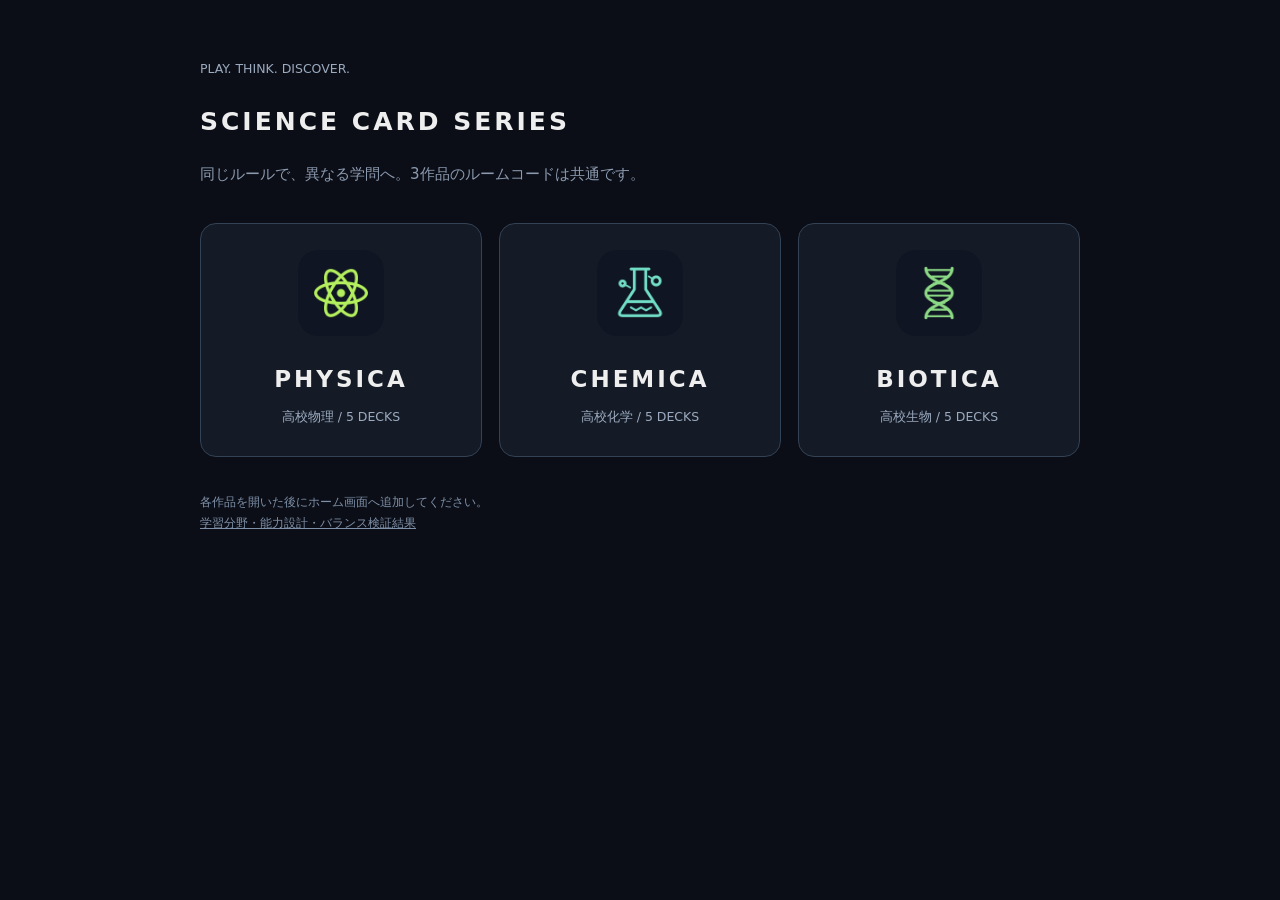
<file: index.html>
<!doctype html><html lang="ja"><head><meta charset="utf-8"><meta name="viewport" content="width=device-width, initial-scale=1"><meta name="theme-color" content="#0b0e17"><title>SCIENCE CARD SERIES</title><style>*{box-sizing:border-box}body{margin:0;background:#0b0e17;color:#eee;font:15px/1.8 system-ui,sans-serif;padding:55px 22px}main{max-width:880px;margin:auto}h1{letter-spacing:3px;font-size:25px}p{color:#8c9aaf}section{display:grid;grid-template-columns:repeat(auto-fit,minmax(220px,1fr));gap:17px;margin-top:35px}a{color:inherit;text-decoration:none;border:1px solid #334254;border-radius:16px;background:#141b27;padding:26px;text-align:center}img{width:86px;border-radius:20px}strong{display:block;letter-spacing:3px;font-size:23px;margin:14px 0 3px}small{color:#9cabbf}footer{margin-top:35px;font-size:12px;color:#7e90a7}footer a{display:inline;padding:0;border:0;background:none;text-decoration:underline}</style></head><body><main><small>PLAY. THINK. DISCOVER.</small><h1>SCIENCE CARD SERIES</h1><p>同じルールで、異なる学問へ。3作品のルームコードは共通です。</p><section><a href="./physica/"><img src="./physica/icon-192.png" alt="PHYSICAアプリアイコン"><strong>PHYSICA</strong><small>高校物理 / 5 DECKS</small></a><a href="./chemica/"><img src="./chemica/icon-192.png" alt="CHEMICAアプリアイコン"><strong>CHEMICA</strong><small>高校化学 / 5 DECKS</small></a><a href="./biotica/"><img src="./biotica/icon-192.png" alt="BIOTICAアプリアイコン"><strong>BIOTICA</strong><small>高校生物 / 5 DECKS</small></a></section><footer>各作品を開いた後にホーム画面へ追加してください。<br><a href="./series-report.html">学習分野・能力設計・バランス検証結果</a></footer></main></body></html>
</file>
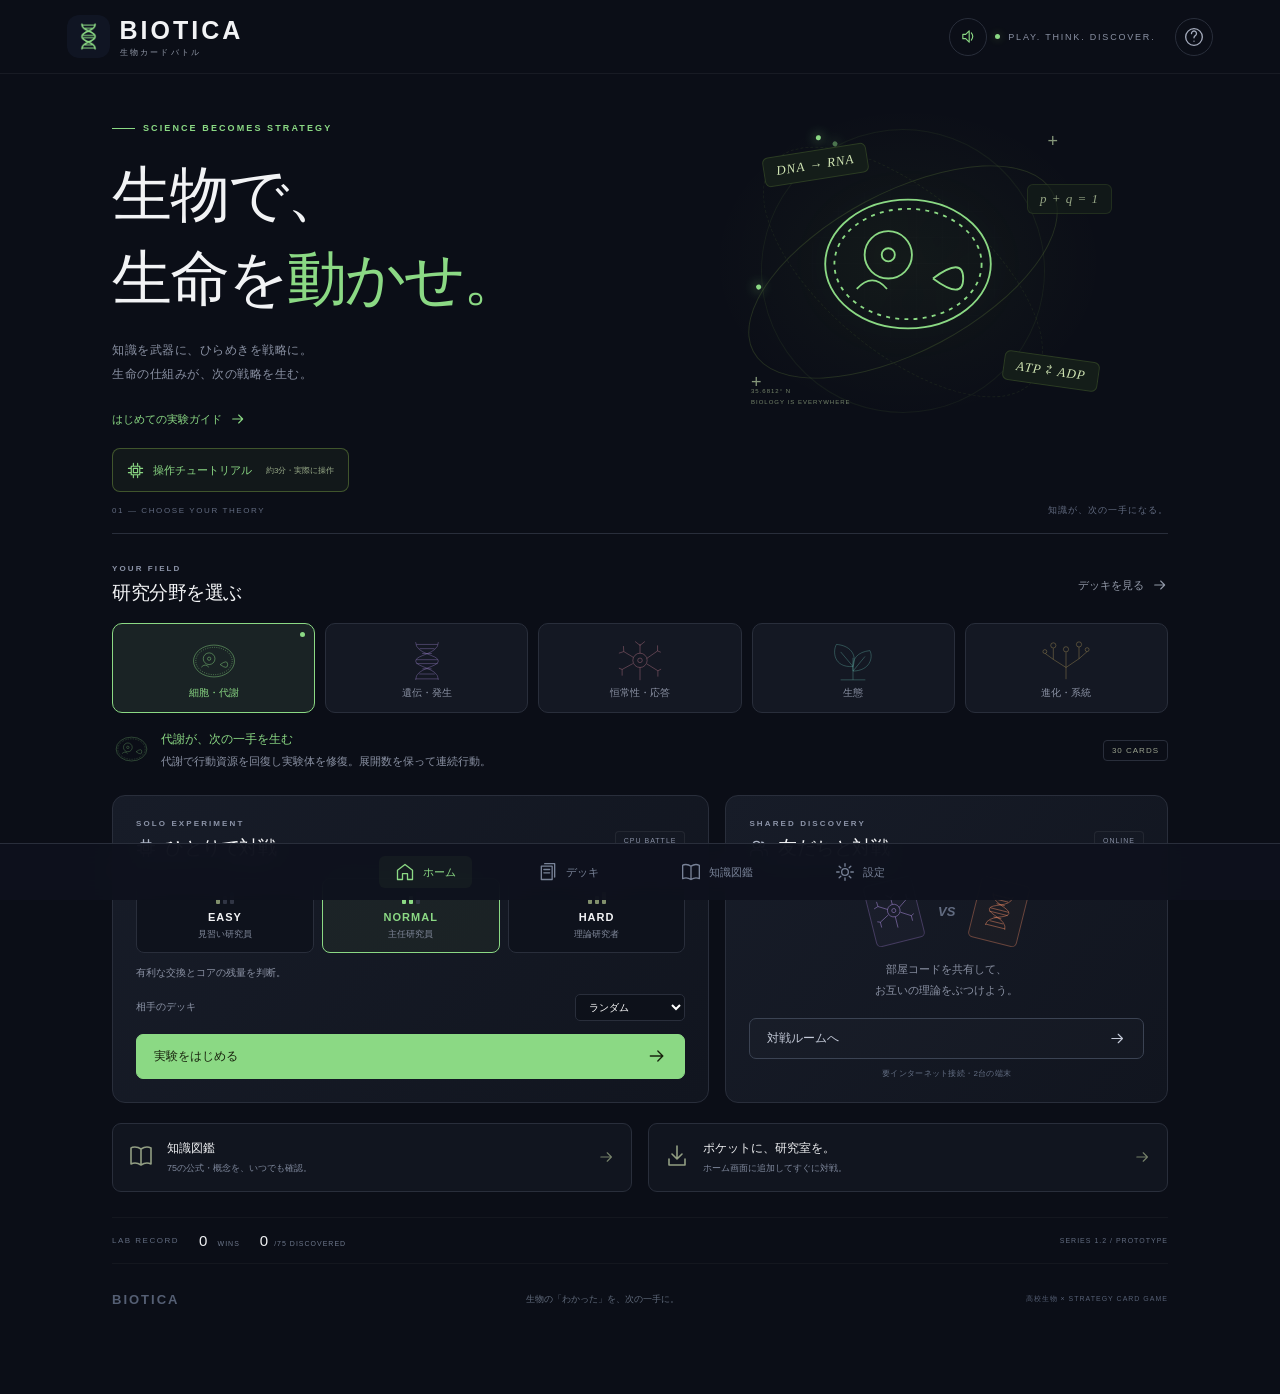
<file: biotica/index.html>
<!doctype html>
<html lang="ja">
  <head>
    <meta charset="UTF-8" />
    <meta
      name="viewport"
      content="width=device-width,initial-scale=1,viewport-fit=cover"
    />
    <meta name="theme-color" content="#0b0e17" />
    <meta
      name="description"
      content="高校生物の5分野で戦う、学べるカードバトル。"
    />
    <meta name="apple-mobile-web-app-capable" content="yes" />
    <meta name="apple-mobile-web-app-status-bar-style" content="default" />
    <link rel="manifest" href="./manifest.webmanifest" />
    <link rel="apple-touch-icon" href="./icon-180.png" />
    <link rel="icon" type="image/svg+xml" href="./icon.svg" />
    <title>BIOTICA — 物理で、世界を動かせ。</title>
    <script type="module" crossorigin src="./assets/index-e84-tVCE.js?v=20261123-3"></script>
    <link rel="stylesheet" crossorigin href="./assets/index-D85opa-J.css">
  </head>
  <body>
    <div id="root"></div>
  </body>
</html>
</file>
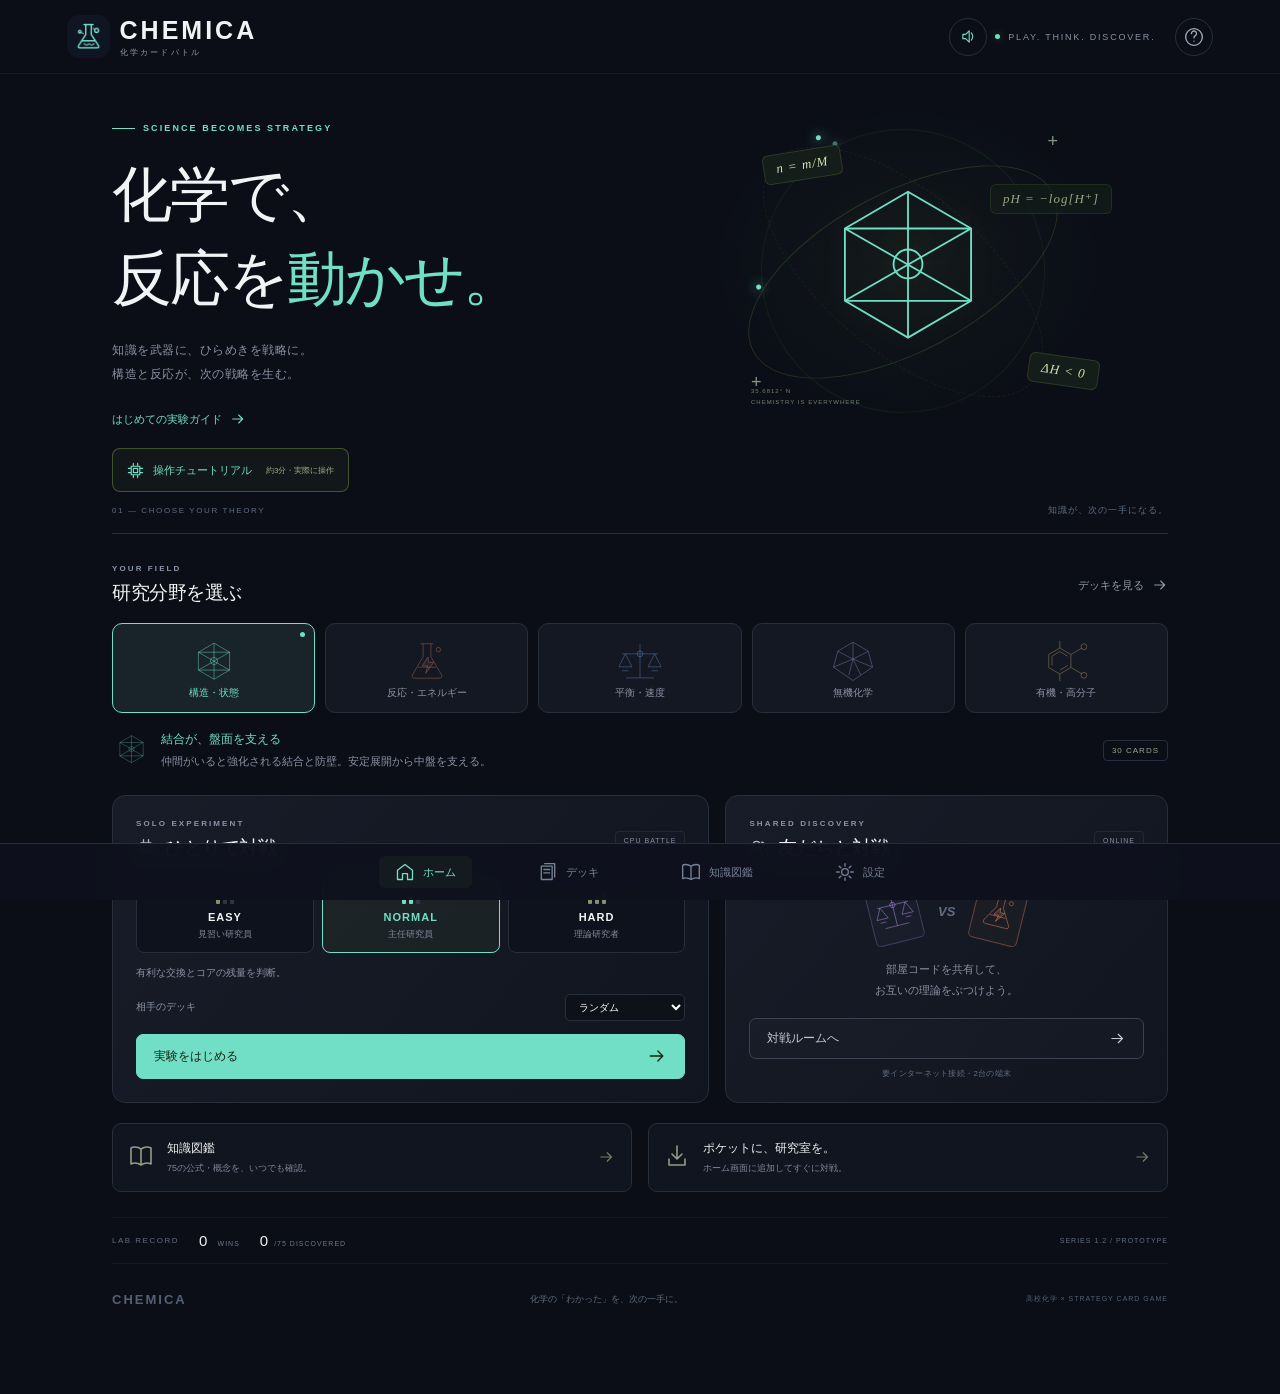
<file: chemica/index.html>
<!doctype html>
<html lang="ja">
  <head>
    <meta charset="UTF-8" />
    <meta
      name="viewport"
      content="width=device-width,initial-scale=1,viewport-fit=cover"
    />
    <meta name="theme-color" content="#0b0e17" />
    <meta
      name="description"
      content="高校化学の5分野で戦う、学べるカードバトル。"
    />
    <meta name="apple-mobile-web-app-capable" content="yes" />
    <meta name="apple-mobile-web-app-status-bar-style" content="default" />
    <link rel="manifest" href="./manifest.webmanifest" />
    <link rel="apple-touch-icon" href="./icon-180.png" />
    <link rel="icon" type="image/svg+xml" href="./icon.svg" />
    <title>CHEMICA — 物理で、世界を動かせ。</title>
    <script type="module" crossorigin src="./assets/index-BXyANL5z.js?v=20261123-3"></script>
    <link rel="stylesheet" crossorigin href="./assets/index-D85opa-J.css">
  </head>
  <body>
    <div id="root"></div>
  </body>
</html>
</file>
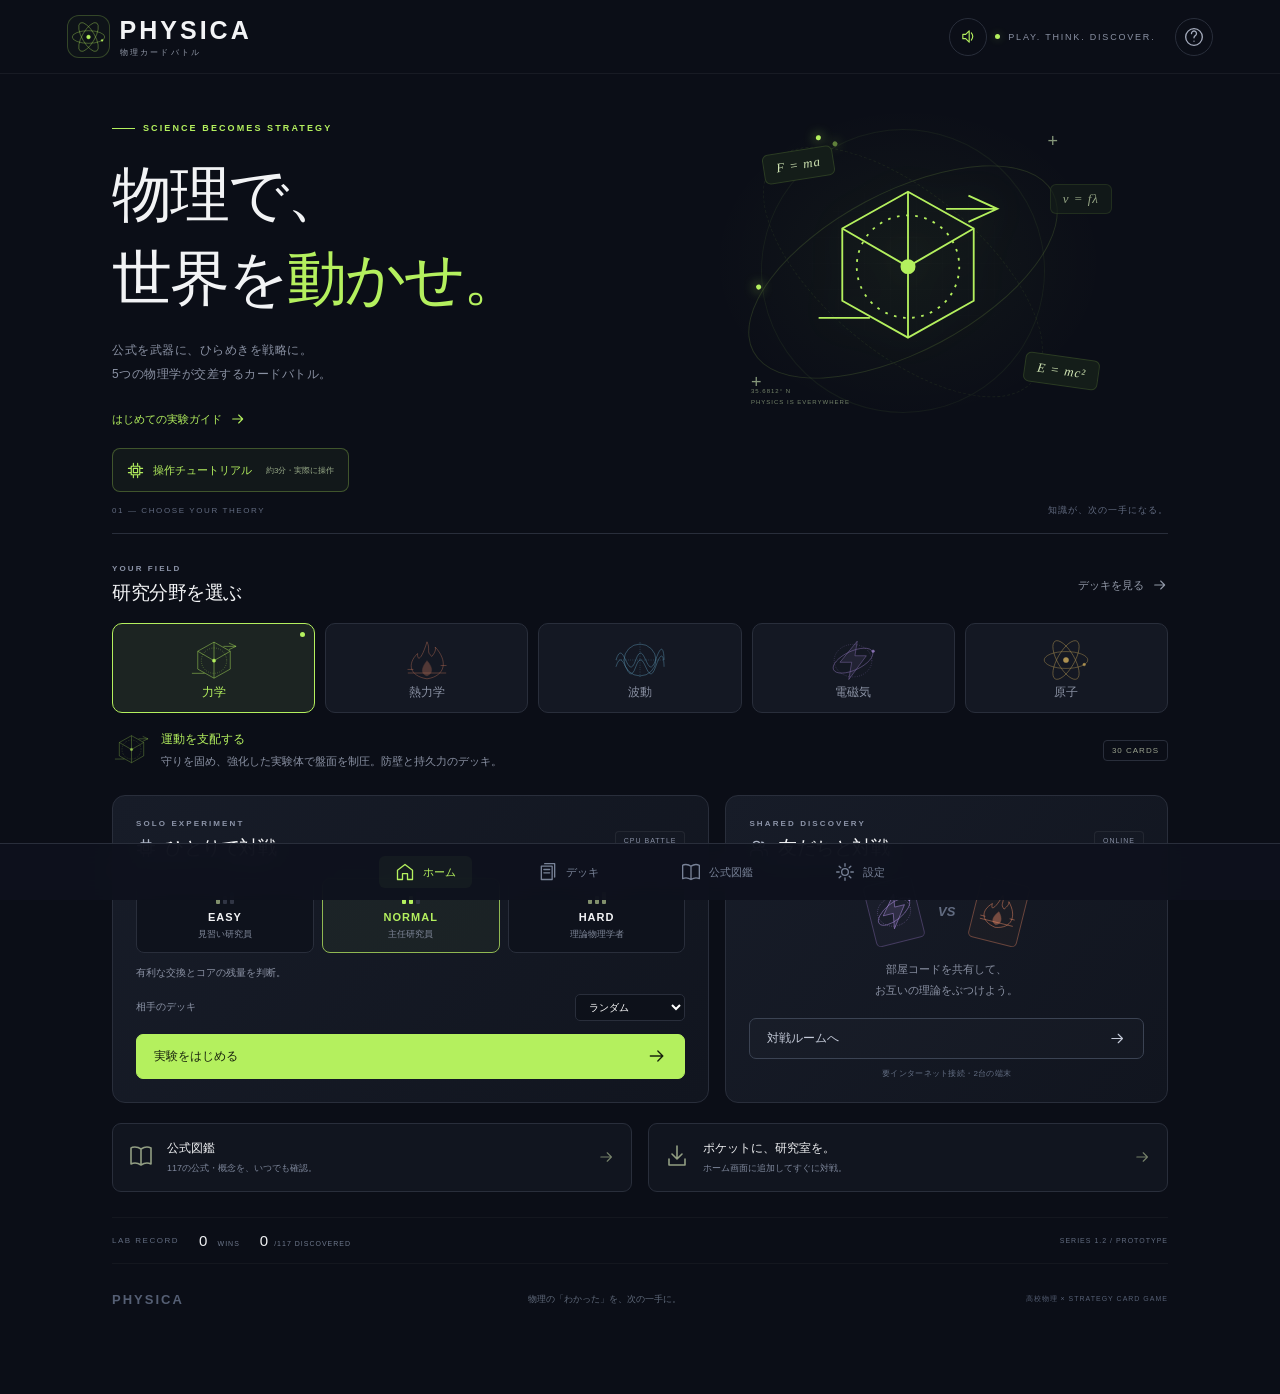
<file: physica/index.html>
<!doctype html>
<html lang="ja">
  <head>
    <meta charset="UTF-8" />
    <meta
      name="viewport"
      content="width=device-width,initial-scale=1,viewport-fit=cover"
    />
    <meta name="theme-color" content="#0b0e17" />
    <meta
      name="description"
      content="高校物理の5分野で戦う、学べるカードバトル。"
    />
    <meta name="apple-mobile-web-app-capable" content="yes" />
    <meta name="apple-mobile-web-app-status-bar-style" content="default" />
    <link rel="manifest" href="./manifest.webmanifest" />
    <link rel="apple-touch-icon" href="./icon-180.png" />
    <link rel="icon" type="image/svg+xml" href="./icon.svg" />
    <title>PHYSICA — 物理で、世界を動かせ。</title>
    <script type="module" crossorigin src="./assets/index-CKYAsxQ2.js?v=20261123-3"></script>
    <link rel="stylesheet" crossorigin href="./assets/index-D85opa-J.css">
  </head>
  <body>
    <div id="root"></div>
  </body>
</html>
</file>
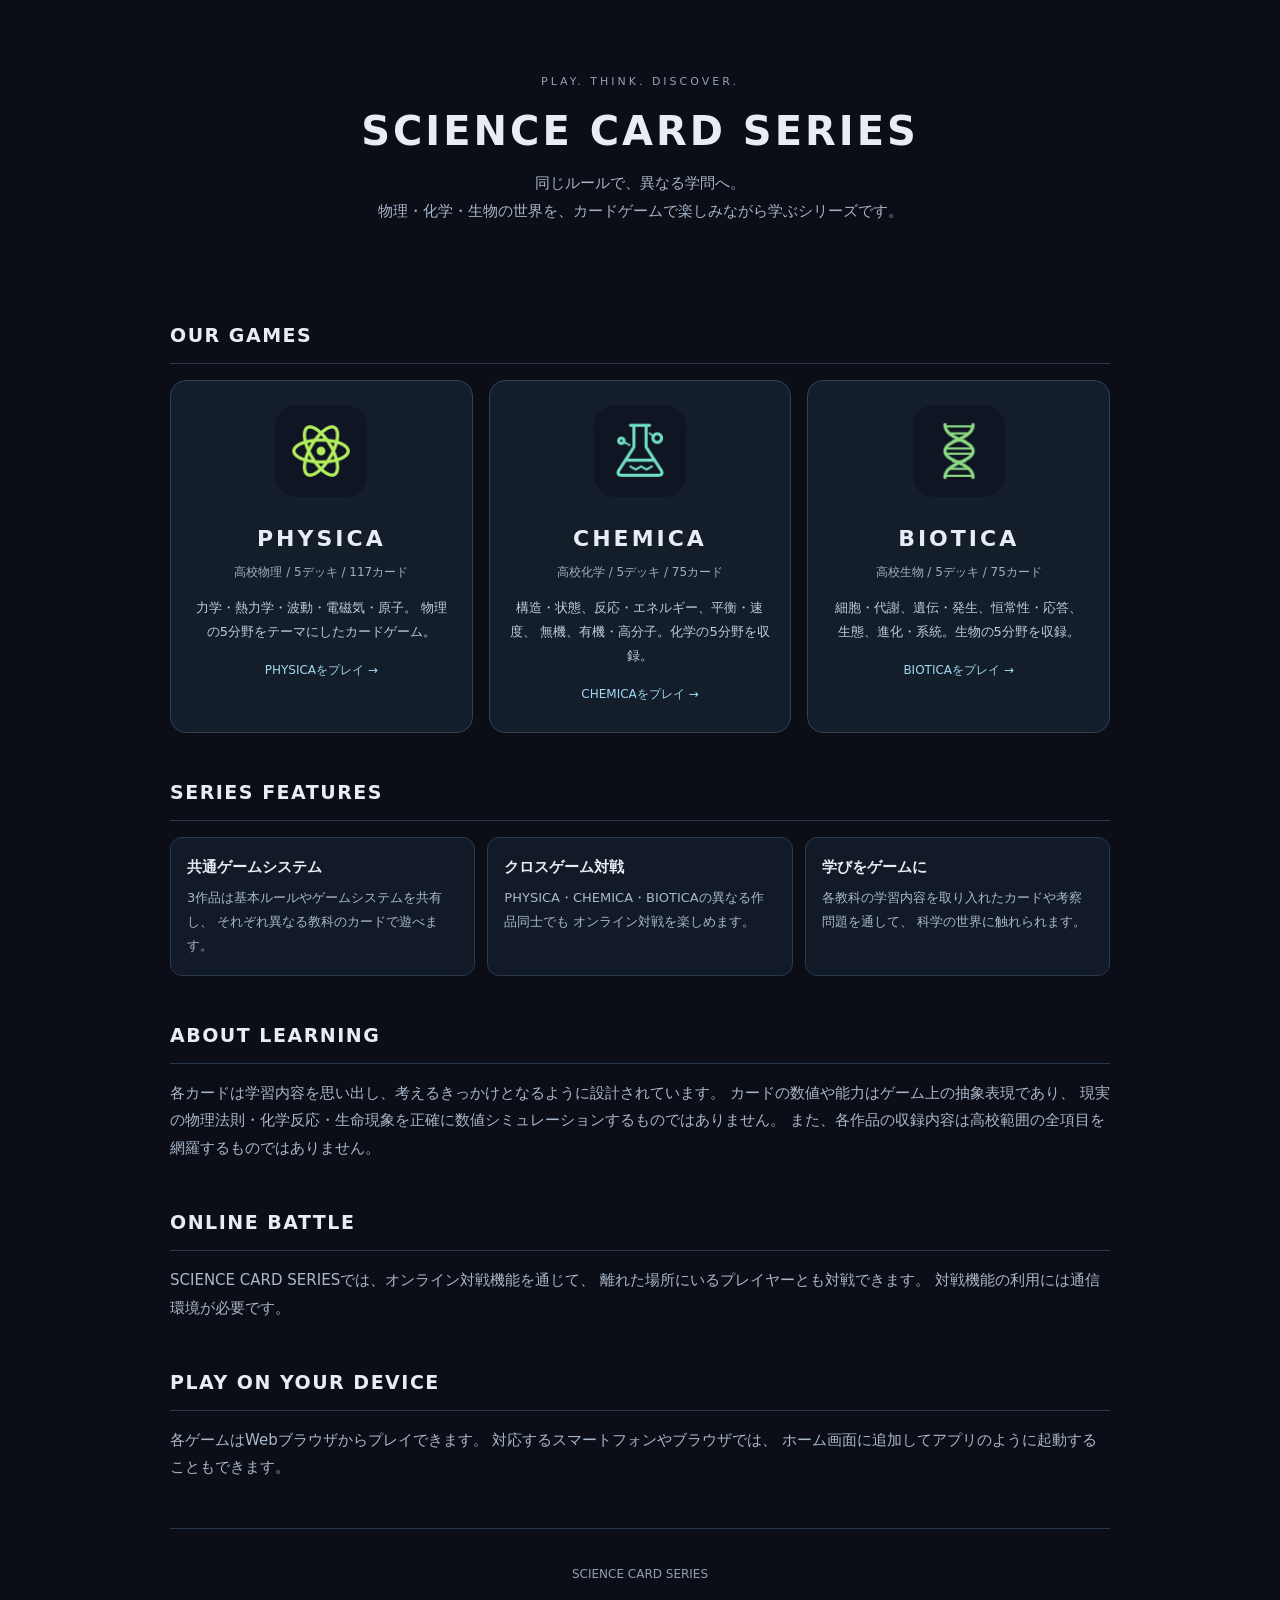
<file: about.html>
<!doctype html>
<html lang="ja">
<head>
<meta charset="utf-8">
<meta name="viewport" content="width=device-width,initial-scale=1">
<meta name="theme-color" content="#0b0e17">
<meta name="description" content="SCIENCE CARD SERIES。物理・化学・生物の3つのカードゲームシリーズ。">

<title>ABOUT — SCIENCE CARD SERIES</title>

<style>
* {
  box-sizing: border-box;
}

body {
  margin: 0;
  background: #0b0e17;
  color: #e8edf5;
  font: 15px/1.85 system-ui, -apple-system, sans-serif;
}

a {
  color: inherit;
}

main {
  max-width: 980px;
  margin: auto;
  padding: 42px 20px 64px;
}

header {
  text-align: center;
  padding: 30px 0 38px;
}

.eyebrow {
  color: #91a2b8;
  font-size: 11px;
  letter-spacing: 3px;
}

h1 {
  font-size: clamp(27px, 5vw, 40px);
  letter-spacing: 3px;
  line-height: 1.35;
  margin: 12px 0;
}

.lead {
  color: #a6b5c8;
  max-width: 650px;
  margin: 12px auto;
}

h2 {
  font-size: 19px;
  letter-spacing: 1.5px;
  margin: 42px 0 16px;
  padding-bottom: 10px;
  border-bottom: 1px solid #29384b;
}

.games {
  display: grid;
  grid-template-columns: repeat(auto-fit, minmax(230px, 1fr));
  gap: 16px;
}

.game {
  display: block;
  text-decoration: none;
  text-align: center;
  background: #141d2a;
  border: 1px solid #304158;
  border-radius: 16px;
  padding: 24px 20px;
  transition: border-color .2s, transform .2s;
}

.game:hover {
  border-color: #91a8c6;
  transform: translateY(-2px);
}

.game img {
  width: 92px;
  height: 92px;
  object-fit: cover;
  border-radius: 21px;
}

.game h3 {
  font-size: 22px;
  letter-spacing: 3px;
  margin: 12px 0 2px;
}

.subject {
  font-size: 12px;
  color: #9eafc4;
}

.game p {
  font-size: 13px;
  color: #c0ccda;
  margin: 12px 0;
}

.go {
  font-size: 12px;
  color: #9fd8f1;
}

.intro {
  color: #a9b8ca;
}

.features {
  display: grid;
  grid-template-columns: repeat(auto-fit, minmax(210px, 1fr));
  gap: 12px;
}

.feature {
  background: #111a26;
  border: 1px solid #29394e;
  border-radius: 12px;
  padding: 16px;
}

.feature b {
  display: block;
  margin-bottom: 5px;
  color: #e4ebf4;
}

.feature p {
  font-size: 13px;
  color: #a9b8ca;
  margin: 0;
}

footer {
  text-align: center;
  margin-top: 46px;
  padding-top: 22px;
  border-top: 1px solid #29384b;
  font-size: 12px;
  color: #8fa0b5;
}

.back {
  display: inline-block;
  margin-top: 12px;
  text-decoration: none;
  border: 1px solid #40536b;
  border-radius: 999px;
  padding: 8px 18px;
  color: #b7d8f0;
  transition: background .2s, border-color .2s;
}

.back:hover {
  background: #172638;
  border-color: #91a8c6;
}

.back[hidden] {
  display: none;
}

@media(max-width:520px) {
  main {
    padding: 28px 15px 48px;
  }

  .game {
    padding: 20px 15px;
  }

  h2 {
    margin-top: 34px;
  }
}
</style>
</head>

<body>
<main>

<header>
  <div class="eyebrow">PLAY. THINK. DISCOVER.</div>

  <h1>SCIENCE CARD SERIES</h1>

  <p class="lead">
    同じルールで、異なる学問へ。<br>
    物理・化学・生物の世界を、カードゲームで楽しみながら学ぶシリーズです。
  </p>
</header>

<h2>OUR GAMES</h2>

<div class="games">

  <a class="game" href="./physica/">
    <img src="./physica/icon-192.png" alt="PHYSICA アイコン">
    <h3>PHYSICA</h3>
    <div class="subject">高校物理 / 5デッキ / 117カード</div>
    <p>
      力学・熱力学・波動・電磁気・原子。
      物理の5分野をテーマにしたカードゲーム。
    </p>
    <span class="go">PHYSICAをプレイ →</span>
  </a>

  <a class="game" href="./chemica/">
    <img src="./chemica/icon-192.png" alt="CHEMICA アイコン">
    <h3>CHEMICA</h3>
    <div class="subject">高校化学 / 5デッキ / 75カード</div>
    <p>
      構造・状態、反応・エネルギー、平衡・速度、
      無機、有機・高分子。化学の5分野を収録。
    </p>
    <span class="go">CHEMICAをプレイ →</span>
  </a>

  <a class="game" href="./biotica/">
    <img src="./biotica/icon-192.png" alt="BIOTICA アイコン">
    <h3>BIOTICA</h3>
    <div class="subject">高校生物 / 5デッキ / 75カード</div>
    <p>
      細胞・代謝、遺伝・発生、恒常性・応答、
      生態、進化・系統。生物の5分野を収録。
    </p>
    <span class="go">BIOTICAをプレイ →</span>
  </a>

</div>

<h2>SERIES FEATURES</h2>

<div class="features">

  <div class="feature">
    <b>共通ゲームシステム</b>
    <p>
      3作品は基本ルールやゲームシステムを共有し、
      それぞれ異なる教科のカードで遊べます。
    </p>
  </div>

  <div class="feature">
    <b>クロスゲーム対戦</b>
    <p>
      PHYSICA・CHEMICA・BIOTICAの異なる作品同士でも
      オンライン対戦を楽しめます。
    </p>
  </div>

  <div class="feature">
    <b>学びをゲームに</b>
    <p>
      各教科の学習内容を取り入れたカードや考察問題を通して、
      科学の世界に触れられます。
    </p>
  </div>

</div>

<h2>ABOUT LEARNING</h2>

<p class="intro">
  各カードは学習内容を思い出し、考えるきっかけとなるように設計されています。
  カードの数値や能力はゲーム上の抽象表現であり、
  現実の物理法則・化学反応・生命現象を正確に数値シミュレーションするものではありません。
  また、各作品の収録内容は高校範囲の全項目を網羅するものではありません。
</p>

<h2>ONLINE BATTLE</h2>

<p class="intro">
  SCIENCE CARD SERIESでは、オンライン対戦機能を通じて、
  離れた場所にいるプレイヤーとも対戦できます。
  対戦機能の利用には通信環境が必要です。
</p>

<h2>PLAY ON YOUR DEVICE</h2>

<p class="intro">
  各ゲームはWebブラウザからプレイできます。
  対応するスマートフォンやブラウザでは、
  ホーム画面に追加してアプリのように起動することもできます。
</p>

<footer>
  <p>SCIENCE CARD SERIES</p>

  <a class="back" id="return-game" href="#">
    ゲームに戻る
  </a>
</footer>

</main>

<script>
(() => {
  const games = ["physica", "chemica", "biotica"];

  const params = new URLSearchParams(location.search);
  const currentGame = params.get("from");

  const returnLink = document.getElementById("return-game");

  // fromの値が正しいゲーム名か確認
  const validGame = games.includes(currentGame);

  // ゲームから開いた場合だけ、戻るボタンを表示
  if (validGame) {
    returnLink.href = `./${currentGame}/`;
    returnLink.hidden = false;
  } else {
    returnLink.hidden = true;
  }

  // ABOUT内のゲームリンクの動作を設定
  document.querySelectorAll(".game").forEach(link => {
    const match = link.getAttribute("href")
      .match(/^\.\/(physica|chemica|biotica)\/?$/);

    if (!match) return;

    const game = match[1];

    if (validGame && game === currentGame) {
      // 開いているゲームと同じなら同じタブ
      link.removeAttribute("target");
      link.removeAttribute("rel");
    } else {
      // 別のゲームなら新しいタブ
      link.setAttribute("target", "_blank");
      link.setAttribute("rel", "noopener noreferrer");
    }
  });
})();
</script>

</body>
</html>
</file>
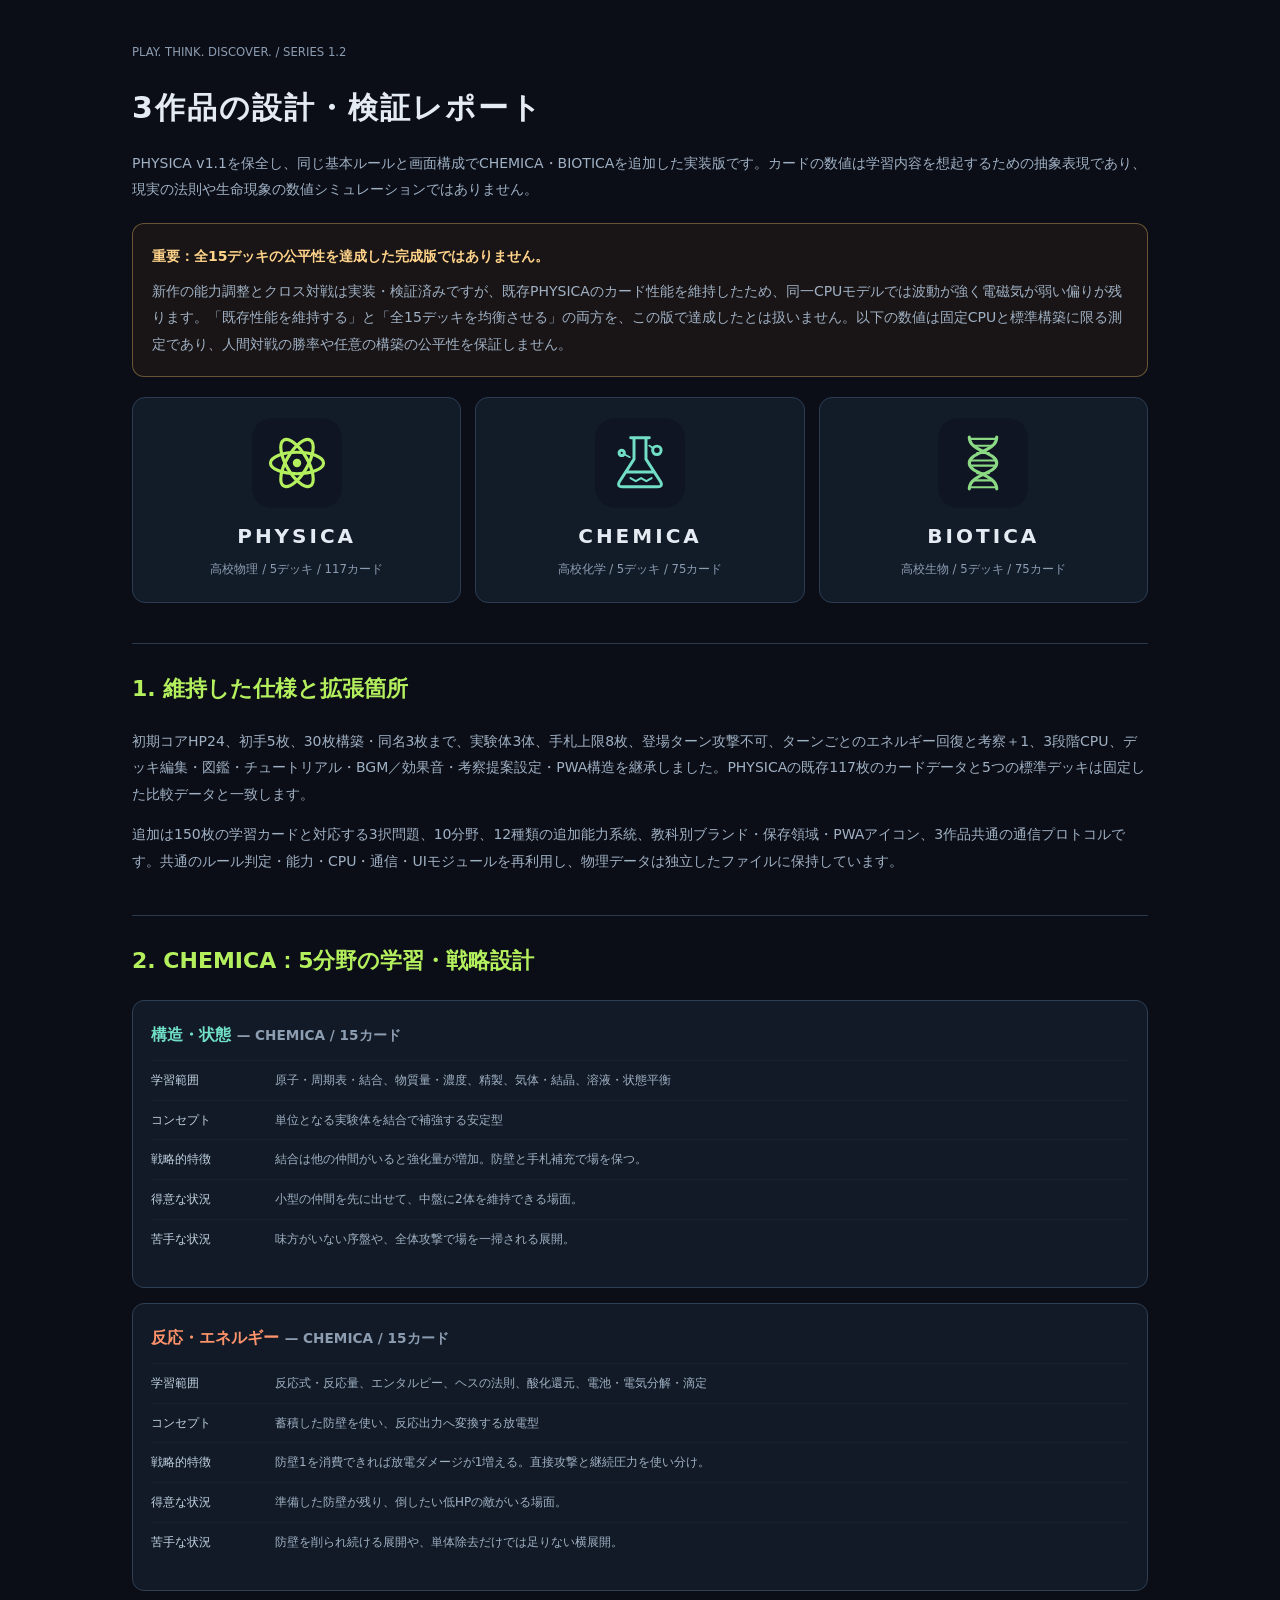
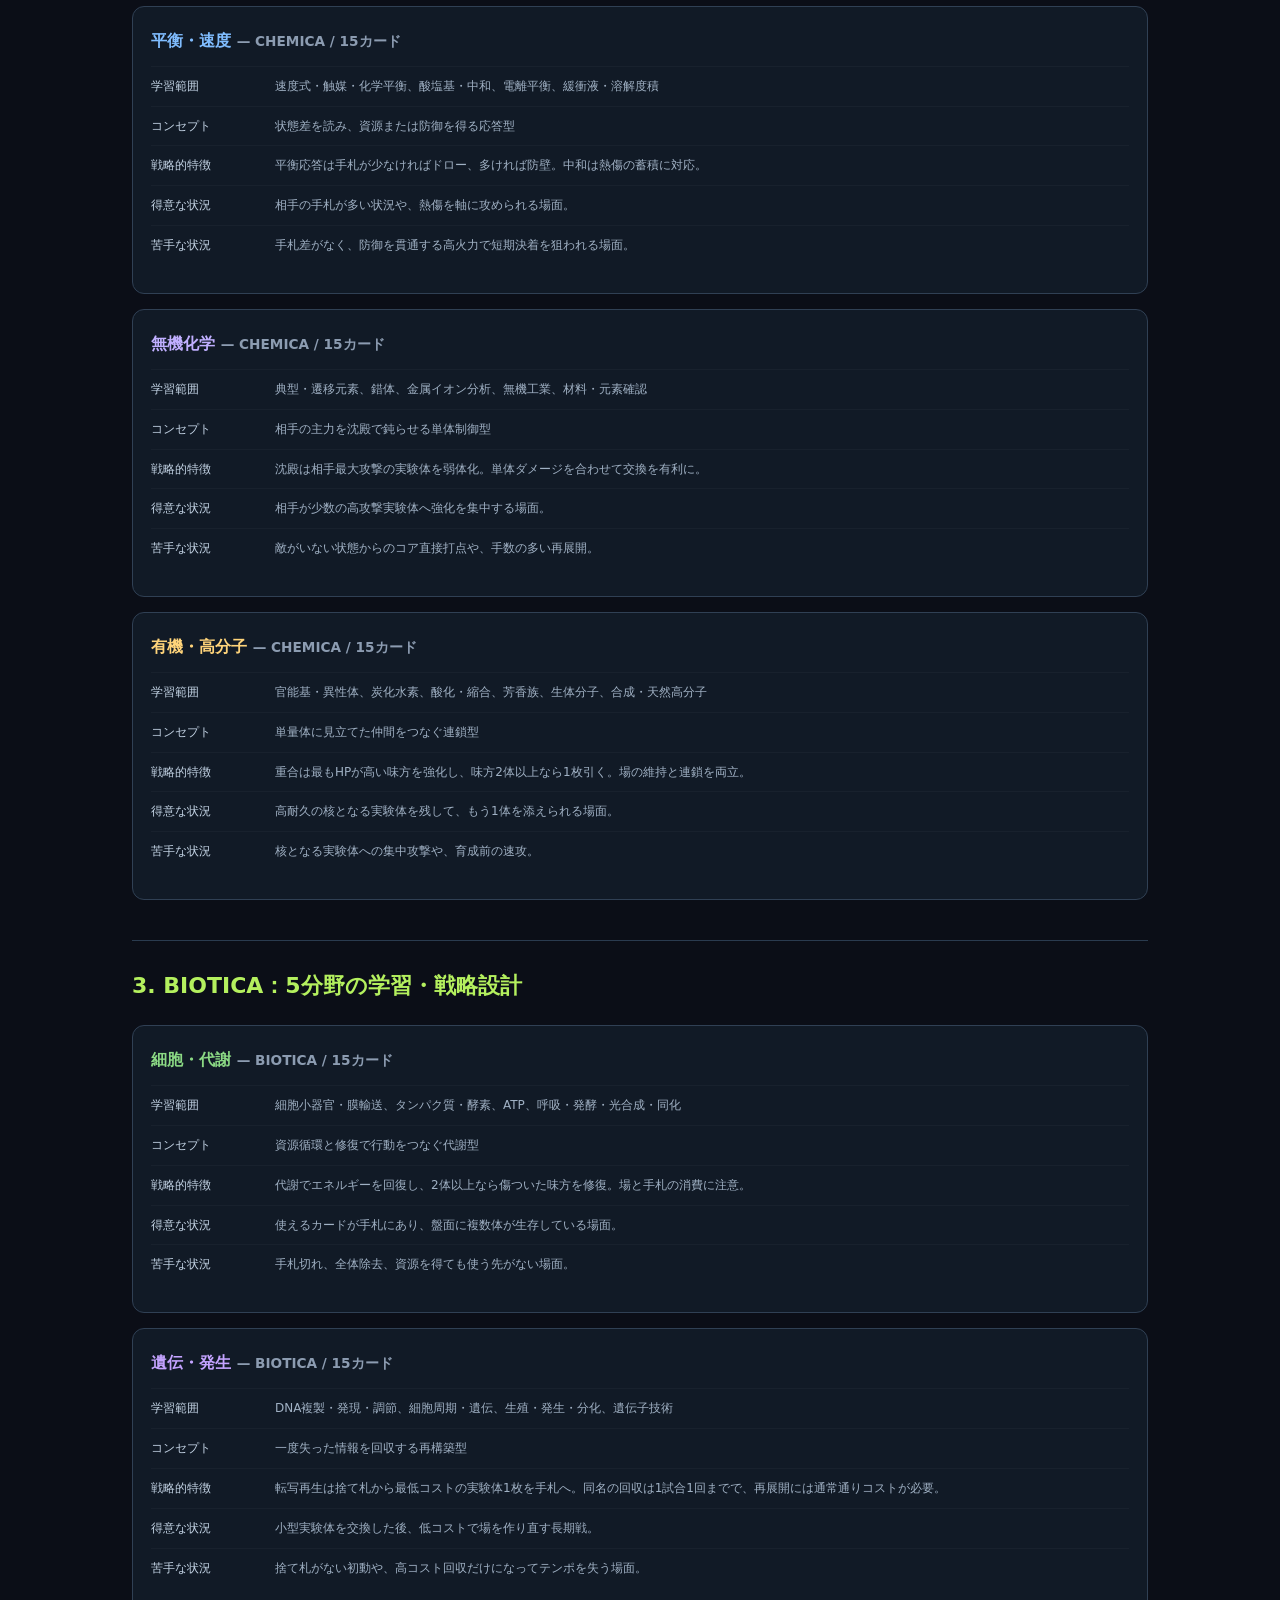
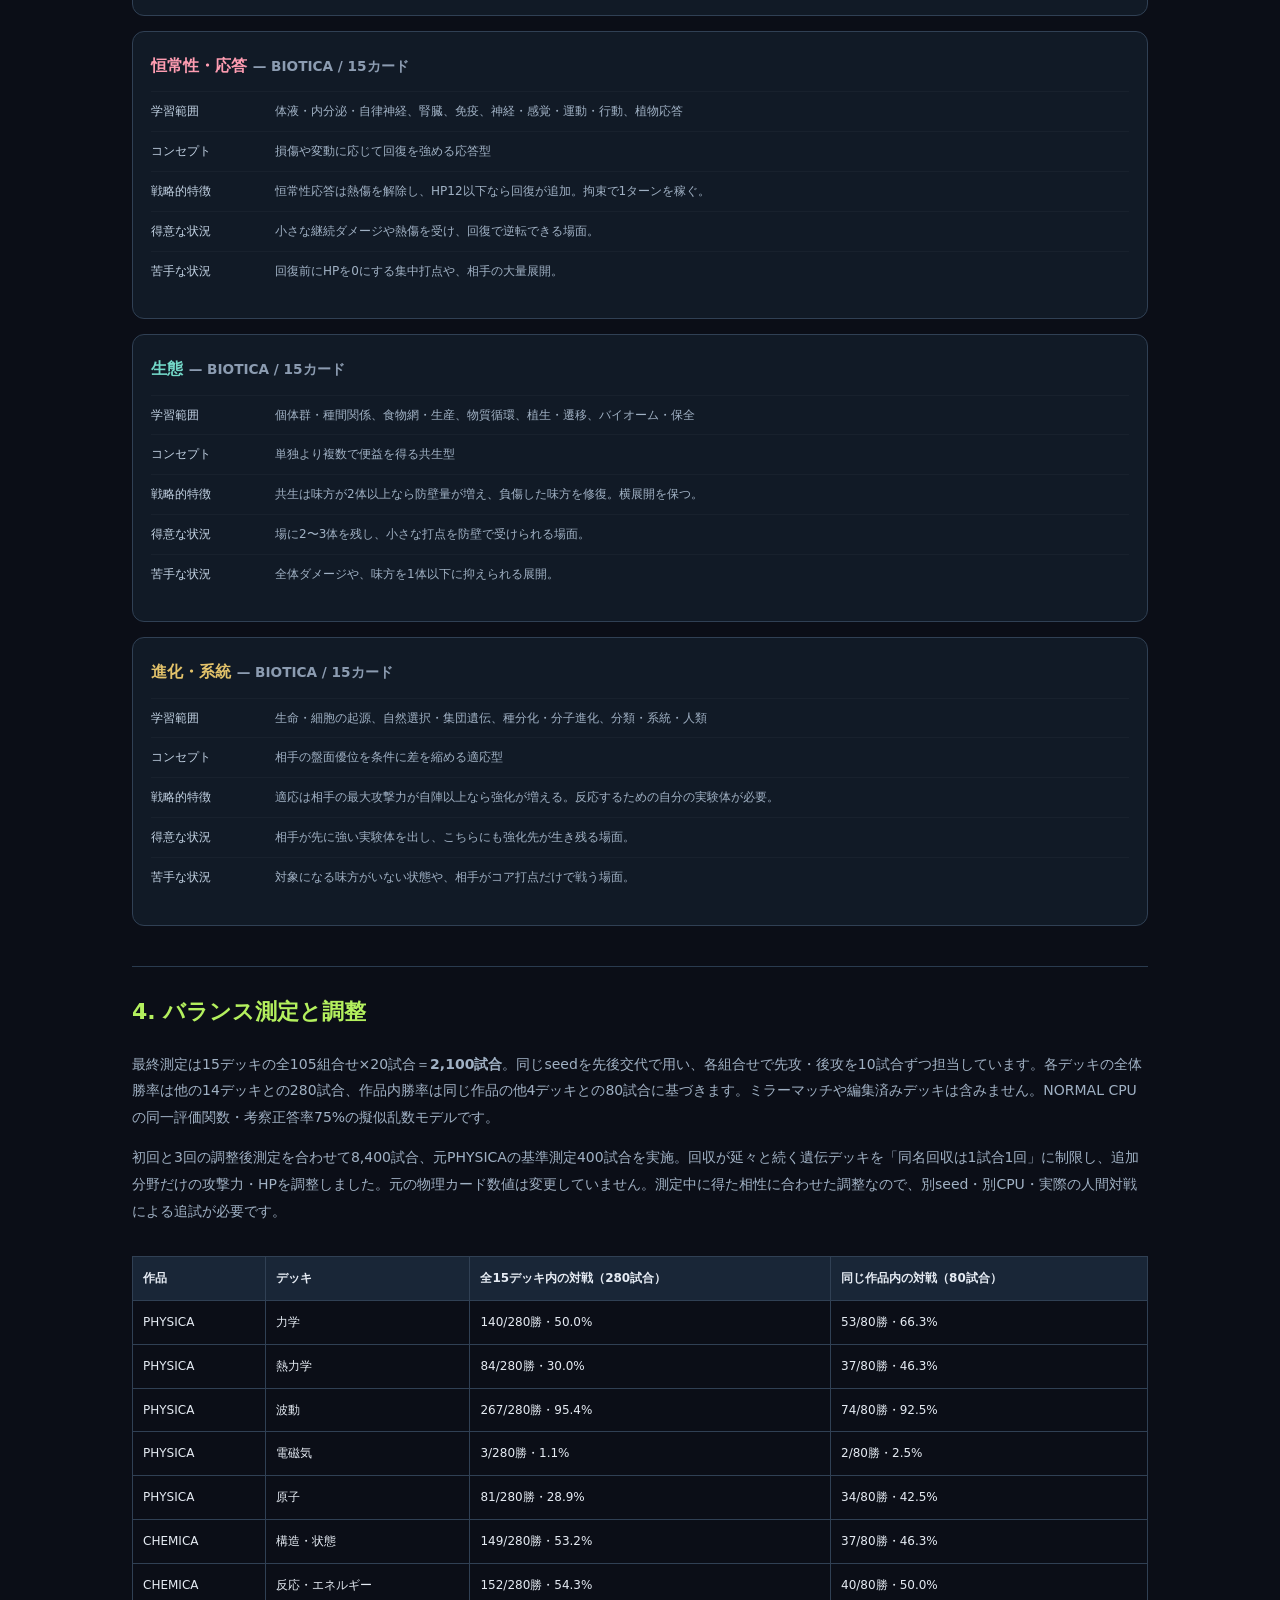
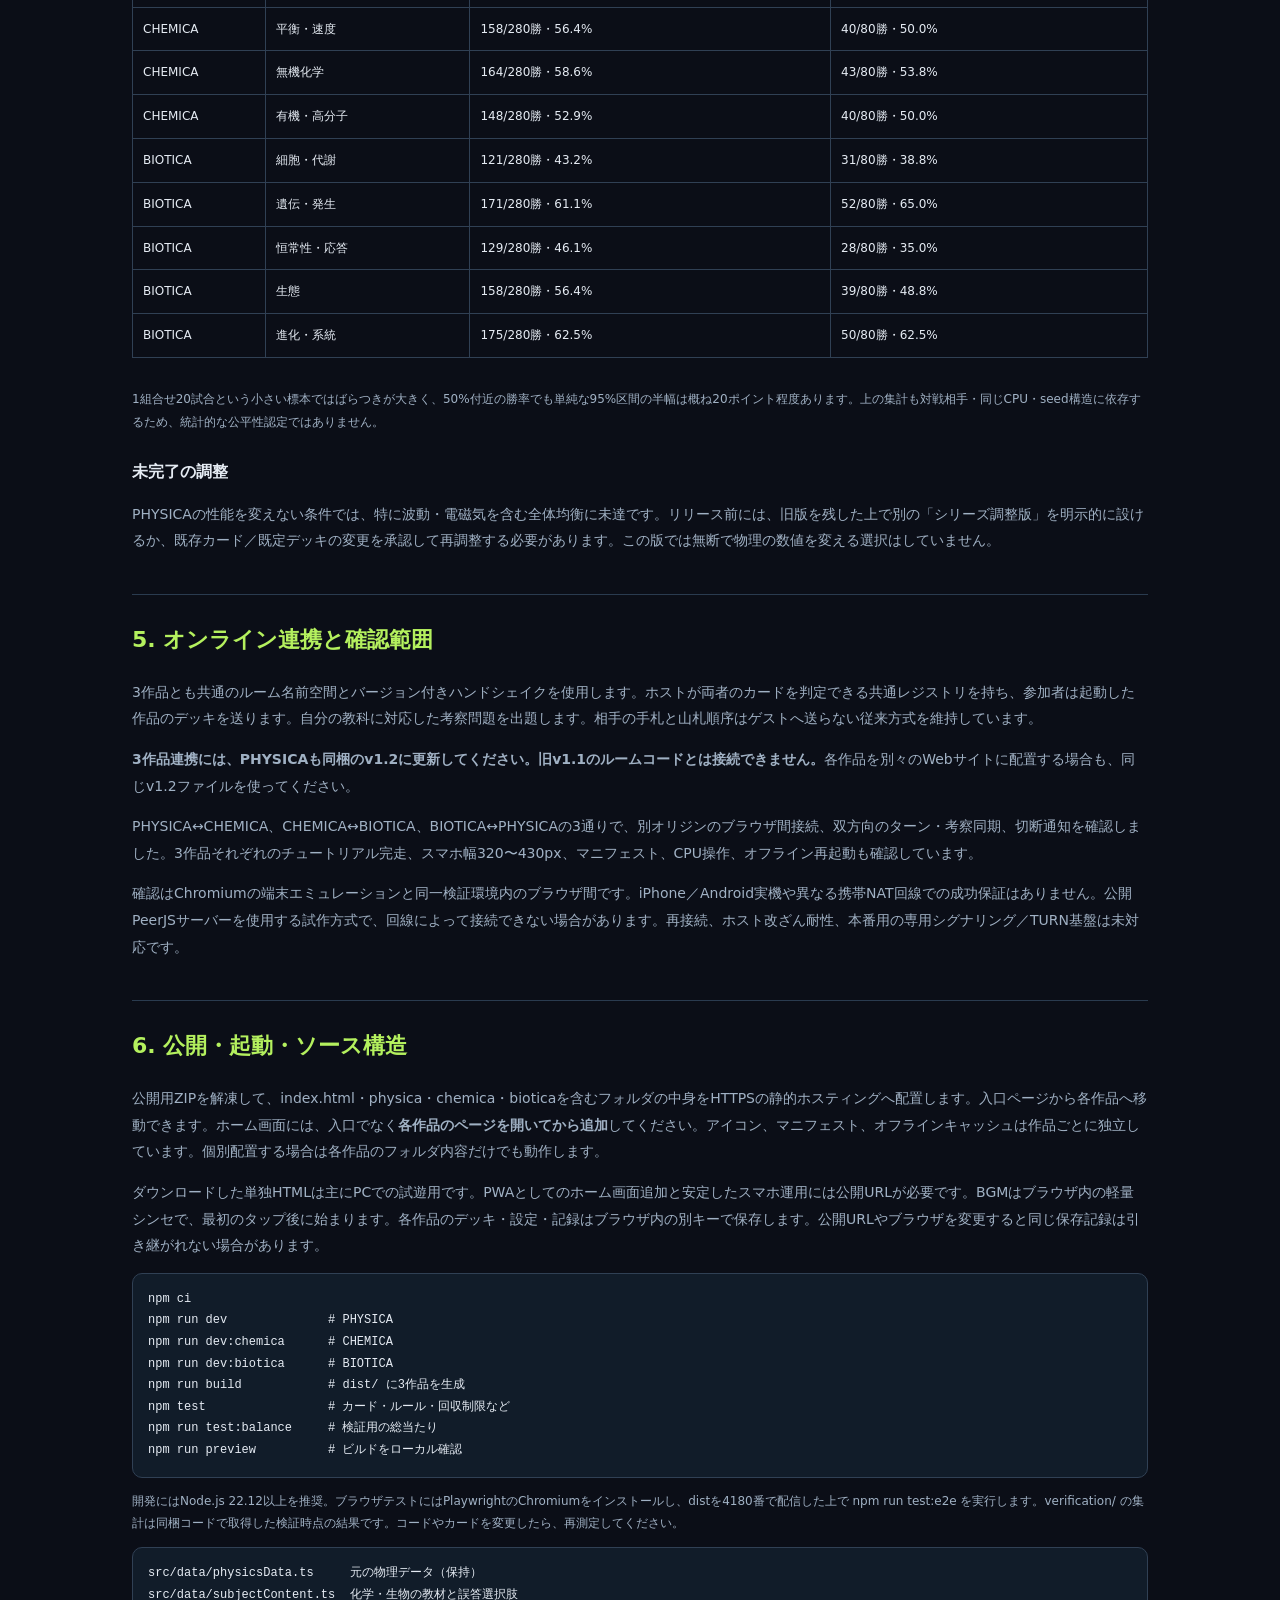
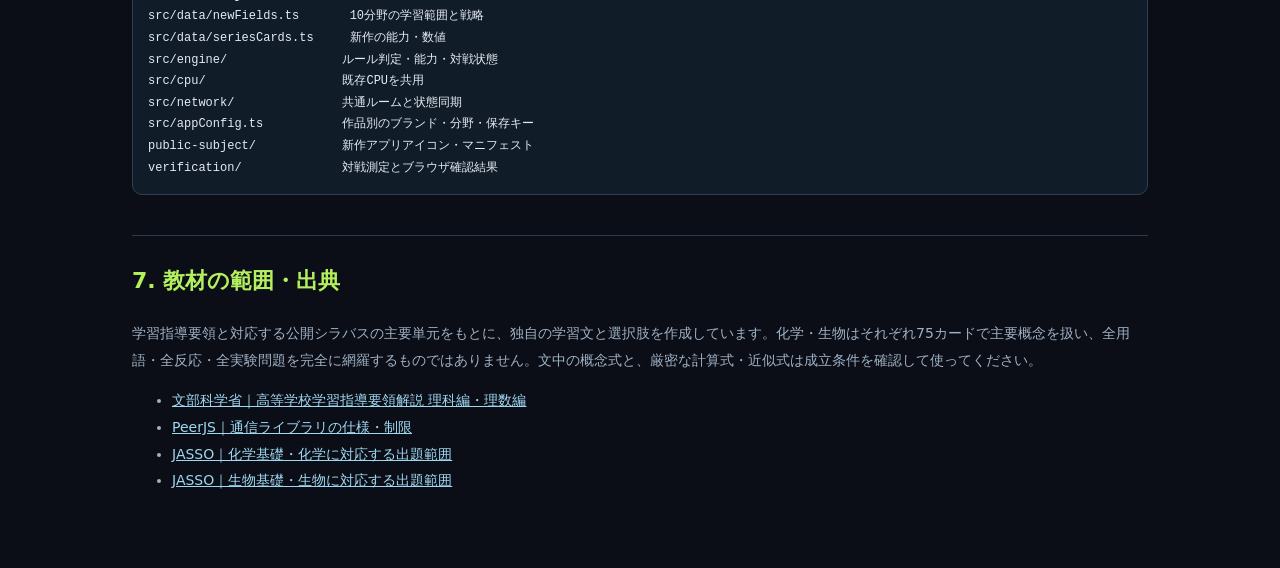
<file: series-report.html>
<!doctype html><html lang="ja"><head><meta charset="utf-8"><meta name="viewport" content="width=device-width,initial-scale=1"><title>SCIENCE CARD SERIES — 設計・検証レポート</title><style>*{box-sizing:border-box}body{margin:0;background:#0b0e17;color:#e5ebf3;font:14px/1.9 system-ui,sans-serif}main{max-width:1060px;margin:auto;padding:38px 22px 60px}h1{font-size:30px;letter-spacing:2px;line-height:1.5}h2{font-size:22px;color:#b4f05e;margin-top:40px;border-top:1px solid #2a3b4f;padding-top:24px}h3{margin:22px 0 8px}p,li,dd{color:#a0b1c4}a{color:#9fd8f1}small{color:#8c9cb1}table{border-collapse:collapse;width:100%;font-size:12px;margin:18px 0}th,td{padding:10px;border:1px solid #304054;text-align:left}th{background:#192637}.table-scroll{overflow:auto}.warning{border:1px solid #e3b46866;background:#b7791414;border-radius:12px;padding:19px;margin:20px 0}.warning strong{color:#ffd48a}.warning p{margin:8px 0 0}.cards{display:grid;grid-template-columns:repeat(auto-fit,minmax(230px,1fr));gap:14px}.brand{border:1px solid #2c3d53;background:#121c29;border-radius:13px;padding:20px;text-align:center}.brand img{width:90px;border-radius:20px}.brand b{display:block;letter-spacing:3px;font-size:20px}.deck{border:1px solid #304054;border-radius:12px;padding:18px;margin:15px 0;background:#111a26}.deck h3{margin-top:0;color:var(--field)}.deck dl{margin:10px 0}.deck dl>div{display:grid;grid-template-columns:110px 1fr;gap:14px;padding:8px 0;border-top:1px solid #ffffff08}dt{font-size:12px;color:#c2d2e3}dd{margin:0;font-size:12px}code{color:#c2e99b;background:#1d2b24;padding:3px 6px;border-radius:4px}pre{white-space:pre-wrap;font-size:12px;line-height:1.8;background:#111c29;border:1px solid #304054;padding:15px;border-radius:10px}.small{font-size:12px}@media(max-width:580px){h1{font-size:24px}.deck dl>div{grid-template-columns:80px 1fr;gap:9px}main{padding-inline:16px}th,td{padding:7px;font-size:10px}}</style></head><body><main><small>PLAY. THINK. DISCOVER. / SERIES 1.2</small><h1>3作品の設計・検証レポート</h1><p>PHYSICA v1.1を保全し、同じ基本ルールと画面構成でCHEMICA・BIOTICAを追加した実装版です。カードの数値は学習内容を想起するための抽象表現であり、現実の法則や生命現象の数値シミュレーションではありません。</p><div class="warning"><strong>重要：全15デッキの公平性を達成した完成版ではありません。</strong><p>新作の能力調整とクロス対戦は実装・検証済みですが、既存PHYSICAのカード性能を維持したため、同一CPUモデルでは波動が強く電磁気が弱い偏りが残ります。「既存性能を維持する」と「全15デッキを均衡させる」の両方を、この版で達成したとは扱いません。以下の数値は固定CPUと標準構築に限る測定であり、人間対戦の勝率や任意の構築の公平性を保証しません。</p></div><div class="cards"><div class="brand"><img src="[data-uri]" alt="PHYSICAのアプリアイコン"><b>PHYSICA</b><small>高校物理 / 5デッキ / 117カード</small></div><div class="brand"><img src="[data-uri]" alt="CHEMICAのアプリアイコン"><b>CHEMICA</b><small>高校化学 / 5デッキ / 75カード</small></div><div class="brand"><img src="[data-uri]" alt="BIOTICAのアプリアイコン"><b>BIOTICA</b><small>高校生物 / 5デッキ / 75カード</small></div></div><h2>1. 維持した仕様と拡張箇所</h2><p>初期コアHP24、初手5枚、30枚構築・同名3枚まで、実験体3体、手札上限8枚、登場ターン攻撃不可、ターンごとのエネルギー回復と考察＋1、3段階CPU、デッキ編集・図鑑・チュートリアル・BGM／効果音・考察提案設定・PWA構造を継承しました。PHYSICAの既存117枚のカードデータと5つの標準デッキは固定した比較データと一致します。</p><p>追加は150枚の学習カードと対応する3択問題、10分野、12種類の追加能力系統、教科別ブランド・保存領域・PWAアイコン、3作品共通の通信プロトコルです。共通のルール判定・能力・CPU・通信・UIモジュールを再利用し、物理データは独立したファイルに保持しています。</p><h2>2. CHEMICA：5分野の学習・戦略設計</h2><section class="deck" style="--field:#71dec6"><h3>構造・状態 <small>— CHEMICA / 15カード</small></h3><dl><div><dt>学習範囲</dt><dd>原子・周期表・結合、物質量・濃度、精製、気体・結晶、溶液・状態平衡</dd></div><div><dt>コンセプト</dt><dd>単位となる実験体を結合で補強する安定型</dd></div><div><dt>戦略的特徴</dt><dd>結合は他の仲間がいると強化量が増加。防壁と手札補充で場を保つ。</dd></div><div><dt>得意な状況</dt><dd>小型の仲間を先に出せて、中盤に2体を維持できる場面。</dd></div><div><dt>苦手な状況</dt><dd>味方がいない序盤や、全体攻撃で場を一掃される展開。</dd></div></dl></section><section class="deck" style="--field:#ff936b"><h3>反応・エネルギー <small>— CHEMICA / 15カード</small></h3><dl><div><dt>学習範囲</dt><dd>反応式・反応量、エンタルピー、ヘスの法則、酸化還元、電池・電気分解・滴定</dd></div><div><dt>コンセプト</dt><dd>蓄積した防壁を使い、反応出力へ変換する放電型</dd></div><div><dt>戦略的特徴</dt><dd>防壁1を消費できれば放電ダメージが1増える。直接攻撃と継続圧力を使い分け。</dd></div><div><dt>得意な状況</dt><dd>準備した防壁が残り、倒したい低HPの敵がいる場面。</dd></div><div><dt>苦手な状況</dt><dd>防壁を削られ続ける展開や、単体除去だけでは足りない横展開。</dd></div></dl></section><section class="deck" style="--field:#80bdff"><h3>平衡・速度 <small>— CHEMICA / 15カード</small></h3><dl><div><dt>学習範囲</dt><dd>速度式・触媒・化学平衡、酸塩基・中和、電離平衡、緩衝液・溶解度積</dd></div><div><dt>コンセプト</dt><dd>状態差を読み、資源または防御を得る応答型</dd></div><div><dt>戦略的特徴</dt><dd>平衡応答は手札が少なければドロー、多ければ防壁。中和は熱傷の蓄積に対応。</dd></div><div><dt>得意な状況</dt><dd>相手の手札が多い状況や、熱傷を軸に攻められる場面。</dd></div><div><dt>苦手な状況</dt><dd>手札差がなく、防御を貫通する高火力で短期決着を狙われる場面。</dd></div></dl></section><section class="deck" style="--field:#c0afff"><h3>無機化学 <small>— CHEMICA / 15カード</small></h3><dl><div><dt>学習範囲</dt><dd>典型・遷移元素、錯体、金属イオン分析、無機工業、材料・元素確認</dd></div><div><dt>コンセプト</dt><dd>相手の主力を沈殿で鈍らせる単体制御型</dd></div><div><dt>戦略的特徴</dt><dd>沈殿は相手最大攻撃の実験体を弱体化。単体ダメージを合わせて交換を有利に。</dd></div><div><dt>得意な状況</dt><dd>相手が少数の高攻撃実験体へ強化を集中する場面。</dd></div><div><dt>苦手な状況</dt><dd>敵がいない状態からのコア直接打点や、手数の多い再展開。</dd></div></dl></section><section class="deck" style="--field:#ffd47a"><h3>有機・高分子 <small>— CHEMICA / 15カード</small></h3><dl><div><dt>学習範囲</dt><dd>官能基・異性体、炭化水素、酸化・縮合、芳香族、生体分子、合成・天然高分子</dd></div><div><dt>コンセプト</dt><dd>単量体に見立てた仲間をつなぐ連鎖型</dd></div><div><dt>戦略的特徴</dt><dd>重合は最もHPが高い味方を強化し、味方2体以上なら1枚引く。場の維持と連鎖を両立。</dd></div><div><dt>得意な状況</dt><dd>高耐久の核となる実験体を残して、もう1体を添えられる場面。</dd></div><div><dt>苦手な状況</dt><dd>核となる実験体への集中攻撃や、育成前の速攻。</dd></div></dl></section><h2>3. BIOTICA：5分野の学習・戦略設計</h2><section class="deck" style="--field:#8bd984"><h3>細胞・代謝 <small>— BIOTICA / 15カード</small></h3><dl><div><dt>学習範囲</dt><dd>細胞小器官・膜輸送、タンパク質・酵素、ATP、呼吸・発酵・光合成・同化</dd></div><div><dt>コンセプト</dt><dd>資源循環と修復で行動をつなぐ代謝型</dd></div><div><dt>戦略的特徴</dt><dd>代謝でエネルギーを回復し、2体以上なら傷ついた味方を修復。場と手札の消費に注意。</dd></div><div><dt>得意な状況</dt><dd>使えるカードが手札にあり、盤面に複数体が生存している場面。</dd></div><div><dt>苦手な状況</dt><dd>手札切れ、全体除去、資源を得ても使う先がない場面。</dd></div></dl></section><section class="deck" style="--field:#c4a3ff"><h3>遺伝・発生 <small>— BIOTICA / 15カード</small></h3><dl><div><dt>学習範囲</dt><dd>DNA複製・発現・調節、細胞周期・遺伝、生殖・発生・分化、遺伝子技術</dd></div><div><dt>コンセプト</dt><dd>一度失った情報を回収する再構築型</dd></div><div><dt>戦略的特徴</dt><dd>転写再生は捨て札から最低コストの実験体1枚を手札へ。同名の回収は1試合1回までで、再展開には通常通りコストが必要。</dd></div><div><dt>得意な状況</dt><dd>小型実験体を交換した後、低コストで場を作り直す長期戦。</dd></div><div><dt>苦手な状況</dt><dd>捨て札がない初動や、高コスト回収だけになってテンポを失う場面。</dd></div></dl></section><section class="deck" style="--field:#ff9db2"><h3>恒常性・応答 <small>— BIOTICA / 15カード</small></h3><dl><div><dt>学習範囲</dt><dd>体液・内分泌・自律神経、腎臓、免疫、神経・感覚・運動・行動、植物応答</dd></div><div><dt>コンセプト</dt><dd>損傷や変動に応じて回復を強める応答型</dd></div><div><dt>戦略的特徴</dt><dd>恒常性応答は熱傷を解除し、HP12以下なら回復が追加。拘束で1ターンを稼ぐ。</dd></div><div><dt>得意な状況</dt><dd>小さな継続ダメージや熱傷を受け、回復で逆転できる場面。</dd></div><div><dt>苦手な状況</dt><dd>回復前にHPを0にする集中打点や、相手の大量展開。</dd></div></dl></section><section class="deck" style="--field:#73d8c8"><h3>生態 <small>— BIOTICA / 15カード</small></h3><dl><div><dt>学習範囲</dt><dd>個体群・種間関係、食物網・生産、物質循環、植生・遷移、バイオーム・保全</dd></div><div><dt>コンセプト</dt><dd>単独より複数で便益を得る共生型</dd></div><div><dt>戦略的特徴</dt><dd>共生は味方が2体以上なら防壁量が増え、負傷した味方を修復。横展開を保つ。</dd></div><div><dt>得意な状況</dt><dd>場に2〜3体を残し、小さな打点を防壁で受けられる場面。</dd></div><div><dt>苦手な状況</dt><dd>全体ダメージや、味方を1体以下に抑えられる展開。</dd></div></dl></section><section class="deck" style="--field:#e2c26a"><h3>進化・系統 <small>— BIOTICA / 15カード</small></h3><dl><div><dt>学習範囲</dt><dd>生命・細胞の起源、自然選択・集団遺伝、種分化・分子進化、分類・系統・人類</dd></div><div><dt>コンセプト</dt><dd>相手の盤面優位を条件に差を縮める適応型</dd></div><div><dt>戦略的特徴</dt><dd>適応は相手の最大攻撃力が自陣以上なら強化が増える。反応するための自分の実験体が必要。</dd></div><div><dt>得意な状況</dt><dd>相手が先に強い実験体を出し、こちらにも強化先が生き残る場面。</dd></div><div><dt>苦手な状況</dt><dd>対象になる味方がいない状態や、相手がコア打点だけで戦う場面。</dd></div></dl></section><h2>4. バランス測定と調整</h2><p>最終測定は15デッキの全105組合せ×20試合＝<strong>2,100試合</strong>。同じseedを先後交代で用い、各組合せで先攻・後攻を10試合ずつ担当しています。各デッキの全体勝率は他の14デッキとの280試合、作品内勝率は同じ作品の他4デッキとの80試合に基づきます。ミラーマッチや編集済みデッキは含みません。NORMAL CPUの同一評価関数・考察正答率75%の擬似乱数モデルです。</p><p>初回と3回の調整後測定を合わせて8,400試合、元PHYSICAの基準測定400試合を実施。回収が延々と続く遺伝デッキを「同名回収は1試合1回」に制限し、追加分野だけの攻撃力・HPを調整しました。元の物理カード数値は変更していません。測定中に得た相性に合わせた調整なので、別seed・別CPU・実際の人間対戦による追試が必要です。</p><div class="table-scroll"><table><thead><tr><th>作品</th><th>デッキ</th><th>全15デッキ内の対戦（280試合）</th><th>同じ作品内の対戦（80試合）</th></tr></thead><tbody><tr><td>PHYSICA</td><td>力学</td><td>140/280勝・50.0%</td><td>53/80勝・66.3%</td></tr><tr><td>PHYSICA</td><td>熱力学</td><td>84/280勝・30.0%</td><td>37/80勝・46.3%</td></tr><tr><td>PHYSICA</td><td>波動</td><td>267/280勝・95.4%</td><td>74/80勝・92.5%</td></tr><tr><td>PHYSICA</td><td>電磁気</td><td>3/280勝・1.1%</td><td>2/80勝・2.5%</td></tr><tr><td>PHYSICA</td><td>原子</td><td>81/280勝・28.9%</td><td>34/80勝・42.5%</td></tr><tr><td>CHEMICA</td><td>構造・状態</td><td>149/280勝・53.2%</td><td>37/80勝・46.3%</td></tr><tr><td>CHEMICA</td><td>反応・エネルギー</td><td>152/280勝・54.3%</td><td>40/80勝・50.0%</td></tr><tr><td>CHEMICA</td><td>平衡・速度</td><td>158/280勝・56.4%</td><td>40/80勝・50.0%</td></tr><tr><td>CHEMICA</td><td>無機化学</td><td>164/280勝・58.6%</td><td>43/80勝・53.8%</td></tr><tr><td>CHEMICA</td><td>有機・高分子</td><td>148/280勝・52.9%</td><td>40/80勝・50.0%</td></tr><tr><td>BIOTICA</td><td>細胞・代謝</td><td>121/280勝・43.2%</td><td>31/80勝・38.8%</td></tr><tr><td>BIOTICA</td><td>遺伝・発生</td><td>171/280勝・61.1%</td><td>52/80勝・65.0%</td></tr><tr><td>BIOTICA</td><td>恒常性・応答</td><td>129/280勝・46.1%</td><td>28/80勝・35.0%</td></tr><tr><td>BIOTICA</td><td>生態</td><td>158/280勝・56.4%</td><td>39/80勝・48.8%</td></tr><tr><td>BIOTICA</td><td>進化・系統</td><td>175/280勝・62.5%</td><td>50/80勝・62.5%</td></tr></tbody></table></div><p class="small">1組合せ20試合という小さい標本ではばらつきが大きく、50%付近の勝率でも単純な95%区間の半幅は概ね20ポイント程度あります。上の集計も対戦相手・同じCPU・seed構造に依存するため、統計的な公平性認定ではありません。</p><h3>未完了の調整</h3><p>PHYSICAの性能を変えない条件では、特に波動・電磁気を含む全体均衡に未達です。リリース前には、旧版を残した上で別の「シリーズ調整版」を明示的に設けるか、既存カード／既定デッキの変更を承認して再調整する必要があります。この版では無断で物理の数値を変える選択はしていません。</p><h2>5. オンライン連携と確認範囲</h2><p>3作品とも共通のルーム名前空間とバージョン付きハンドシェイクを使用します。ホストが両者のカードを判定できる共通レジストリを持ち、参加者は起動した作品のデッキを送ります。自分の教科に対応した考察問題を出題します。相手の手札と山札順序はゲストへ送らない従来方式を維持しています。</p><p><strong>3作品連携には、PHYSICAも同梱のv1.2に更新してください。旧v1.1のルームコードとは接続できません。</strong>各作品を別々のWebサイトに配置する場合も、同じv1.2ファイルを使ってください。</p><p>PHYSICA↔CHEMICA、CHEMICA↔BIOTICA、BIOTICA↔PHYSICAの3通りで、別オリジンのブラウザ間接続、双方向のターン・考察同期、切断通知を確認しました。3作品それぞれのチュートリアル完走、スマホ幅320〜430px、マニフェスト、CPU操作、オフライン再起動も確認しています。</p><p>確認はChromiumの端末エミュレーションと同一検証環境内のブラウザ間です。iPhone／Android実機や異なる携帯NAT回線での成功保証はありません。公開PeerJSサーバーを使用する試作方式で、回線によって接続できない場合があります。再接続、ホスト改ざん耐性、本番用の専用シグナリング／TURN基盤は未対応です。</p><h2>6. 公開・起動・ソース構造</h2><p>公開用ZIPを解凍して、index.html・physica・chemica・bioticaを含むフォルダの中身をHTTPSの静的ホスティングへ配置します。入口ページから各作品へ移動できます。ホーム画面には、入口でなく<strong>各作品のページを開いてから追加</strong>してください。アイコン、マニフェスト、オフラインキャッシュは作品ごとに独立しています。個別配置する場合は各作品のフォルダ内容だけでも動作します。</p><p>ダウンロードした単独HTMLは主にPCでの試遊用です。PWAとしてのホーム画面追加と安定したスマホ運用には公開URLが必要です。BGMはブラウザ内の軽量シンセで、最初のタップ後に始まります。各作品のデッキ・設定・記録はブラウザ内の別キーで保存します。公開URLやブラウザを変更すると同じ保存記録は引き継がれない場合があります。</p><pre>npm ci
npm run dev              # PHYSICA
npm run dev:chemica      # CHEMICA
npm run dev:biotica      # BIOTICA
npm run build            # dist/ に3作品を生成
npm test                 # カード・ルール・回収制限など
npm run test:balance     # 検証用の総当たり
npm run preview          # ビルドをローカル確認</pre><p class="small">開発にはNode.js 22.12以上を推奨。ブラウザテストにはPlaywrightのChromiumをインストールし、distを4180番で配信した上で npm run test:e2e を実行します。verification/ の集計は同梱コードで取得した検証時点の結果です。コードやカードを変更したら、再測定してください。</p><pre>src/data/physicsData.ts     元の物理データ（保持）
src/data/subjectContent.ts  化学・生物の教材と誤答選択肢
src/data/newFields.ts       10分野の学習範囲と戦略
src/data/seriesCards.ts     新作の能力・数値
src/engine/                ルール判定・能力・対戦状態
src/cpu/                   既存CPUを共用
src/network/               共通ルームと状態同期
src/appConfig.ts           作品別のブランド・分野・保存キー
public-subject/            新作アプリアイコン・マニフェスト
verification/              対戦測定とブラウザ確認結果</pre><h2>7. 教材の範囲・出典</h2><p>学習指導要領と対応する公開シラバスの主要単元をもとに、独自の学習文と選択肢を作成しています。化学・生物はそれぞれ75カードで主要概念を扱い、全用語・全反応・全実験問題を完全に網羅するものではありません。文中の概念式と、厳密な計算式・近似式は成立条件を確認して使ってください。</p><ul><li><a href="https://www.mext.go.jp/component/a_menu/education/micro_detail/__icsFiles/afieldfile/2019/11/22/1407073_06_1_2.pdf" target="_blank" rel="noreferrer">文部科学省｜高等学校学習指導要領解説 理科編・理数編</a></li><li><a href="https://peerjs.com/docs/" target="_blank" rel="noreferrer">PeerJS｜通信ライブラリの仕様・制限</a></li><li><a href="https://www.jasso.go.jp/ryugaku/eju/examinee/syllabus/science_chem.html" target="_blank" rel="noreferrer">JASSO｜化学基礎・化学に対応する出題範囲</a></li><li><a href="https://www.jasso.go.jp/ryugaku/eju/examinee/syllabus/science_bio.html" target="_blank" rel="noreferrer">JASSO｜生物基礎・生物に対応する出題範囲</a></li></ul></main></body></html>
</file>
<file: biotica/assets/index-D85opa-J.css>
:root{font-family:DM Sans,Noto Sans JP,sans-serif;color:#f2f3f5;background:#0b0e17;font-synthesis:none;font-size:14px;--lime: #b4f05e;--muted: #8a91a3;--border: #292e3b;--panel: #131722;--field: #b4f05e;color-scheme:dark}*{box-sizing:border-box}body{margin:0;min-width:320px}button,input,select{font:inherit}button,a,input,select{-webkit-tap-highlight-color:transparent}button{cursor:pointer;color:inherit;border:0;background:none}button:disabled{cursor:not-allowed;opacity:.38}button:focus-visible,a:focus-visible{outline:2px solid var(--lime);outline-offset:4px}a{color:var(--lime)}button svg{flex-shrink:0}p{line-height:1.85;color:var(--muted);font-size:13px}h1,h2,h3,h4,p{margin-top:0}h2{font-size:21px;letter-spacing:-.5px;margin-bottom:0}h3{font-size:17px}h4{font-size:14px}small{font-size:10px}button{transition:background .18s,border-color .18s,transform .18s,opacity .18s}button:not(:disabled):active{transform:translateY(1px)}.app{max-width:1440px;margin:auto;min-height:100dvh}.topbar{height:85px;padding:0 5.2%;display:flex;align-items:center;justify-content:space-between;border-bottom:1px solid #ffffff0e}.brand{display:flex;gap:10px;align-items:center;text-align:left;font-size:25px;letter-spacing:3px;font-weight:800;padding:0}.brand-mark{color:var(--lime);width:43px;height:43px;display:grid;place-items:center;border:1px solid #b4f05e3a;border-radius:12px;background:#b4f05e06}.brand-mark svg{width:39px;height:34px}.brand-jp{display:block;font-size:8px;letter-spacing:2.2px;font-weight:500;color:#9299a8;margin-top:2px}.header-right{display:flex;gap:8px;align-items:center}.header-tag{font-size:9px;letter-spacing:1.8px;color:var(--muted)}.online-dot{width:5px;height:5px;border-radius:50%;background:var(--lime);box-shadow:0 0 9px #b4f05e55;flex-shrink:0}.icon-button{width:38px;height:38px;display:grid;place-items:center;color:#a5acbd;border:1px solid var(--border);border-radius:50%;margin-left:12px}.icon-button:hover{background:#ffffff08}.main{max-width:1120px;margin:auto;padding:0 32px 30px}.eyebrow{font-size:9px;font-weight:700;letter-spacing:2.1px;color:#8c94a8;display:block}.hero{min-height:370px;position:relative;padding:49px 0 41px;display:flex;align-items:center;overflow:hidden;border-bottom:1px solid var(--border)}.hero-copy{position:relative;z-index:1;width:55%}.hero .eyebrow{font-size:9px;display:flex;align-items:center;gap:8px;color:var(--lime);margin-bottom:20px}.tiny-line{height:1px;width:23px;background:var(--lime);display:inline-block}.hero h1{font-size:56px;line-height:1.4;font-weight:800;letter-spacing:-2px;margin-bottom:17px}.hero h1 span{color:var(--lime)}.hero p{font-size:12px;line-height:2;letter-spacing:.5px;margin-bottom:18px}.text-link{display:inline-flex;align-items:center;gap:8px;font-size:11px;color:var(--lime);padding:0;min-height:30px}.muted{color:#9299a8}.hero-art{position:absolute;width:430px;height:340px;right:-2px;top:1px;color:var(--lime);background:radial-gradient(ellipse at center,#b4f05e0b,transparent 65%)}.hero-art:after{content:"";position:absolute;inset:15px;background-image:linear-gradient(#ffffff03 1px,transparent 1px),linear-gradient(90deg,#ffffff03 1px,transparent 1px);background-size:26px 26px;mask-image:radial-gradient(ellipse,#000,transparent 70%)}.hero-core{position:absolute;inset:80px 104px 76px;display:grid;place-items:center;z-index:1;filter:drop-shadow(0 0 20px #b4f05e28)}.hero-core svg{width:100%;height:100%;stroke-width:.6;animation:core-float 7s ease-in-out infinite}.orbit{position:absolute;border:1px solid #b4f05e24;border-radius:50%;width:340px;height:160px;top:100px;left:40px;transform:rotate(-28deg)}.orbit:after{content:"";width:5px;height:5px;background:var(--lime);border-radius:50%;position:absolute;left:32px;top:22px;box-shadow:0 0 12px var(--lime)}.orbit-two{transform:rotate(40deg);border-style:dashed;opacity:.5}.orbit-three{width:284px;height:284px;left:68px;top:37px;transform:rotate(10deg);border-color:#b4f05e10}.orbit-label{position:absolute;font-family:Georgia,serif;font-style:italic;letter-spacing:1px;border:1px solid #b4f05e25;padding:6px 12px;border-radius:6px;background:#141d19;color:#d0e5b3;font-size:13px;z-index:2}.label-one{top:58px;left:70px;transform:rotate(-9deg)}.label-two{bottom:46px;right:24px;transform:rotate(8deg)}.label-three{top:92px;right:11px;opacity:.7}.coordinate{font-size:6px;line-height:1.8;letter-spacing:1px;color:#75846a;position:absolute;bottom:24px;left:58px}.hero-cross{color:#86977a;position:absolute;font-size:18px}.cross-one{top:39px;right:65px}.cross-two{bottom:39px;left:58px}.hero-bottom{position:absolute;bottom:16px;width:100%;display:flex;justify-content:space-between;align-items:center;font-size:8px;letter-spacing:1.6px;color:#626b80}.hero-bottom span:last-child{font-size:9px;letter-spacing:1px}.deck-section{margin:30px 0 24px}.section-title{display:flex;align-items:center;justify-content:space-between;gap:10px;margin-bottom:17px}.section-title .eyebrow{font-size:8px;margin-bottom:7px}.section-title h2{font-size:19px;display:flex;align-items:center;gap:9px}.section-title h2 svg{color:#adb5c5}.field-picker{display:grid;grid-template-columns:repeat(5,1fr);gap:10px}.field-picker>button{border:1px solid var(--border);background:#141823;border-radius:10px;height:90px;display:flex;flex-direction:column;align-items:center;justify-content:center;gap:0;color:#8a91a3;position:relative}.field-picker>button svg{width:52px;height:48px;color:var(--field);opacity:.65}.field-picker>button span{font-size:12px;font-weight:600}.field-picker>button.selected{border-color:var(--field);background:color-mix(in srgb,var(--field) 7%,#11151e);color:var(--field)}.field-picker>button.selected:after{content:"";width:5px;height:5px;border-radius:50%;background:var(--field);position:absolute;right:9px;top:8px}.field-picker>button.selected svg{opacity:1}.field-intro{display:flex;align-items:center;padding:17px 0 0;gap:10px}.field-intro strong{font-size:12px;color:var(--field)}.field-intro p{font-size:11px;margin:3px 0 0}.field-symbol{width:39px;color:var(--field);opacity:.8}.field-intro .pill{margin-left:auto;color:#9aa28e;flex-shrink:0}.pill{display:inline-block;padding:5px 8px;border:1px solid var(--border);border-radius:4px;font-size:8px;letter-spacing:1px}.subtle{font-size:7px;color:#878fa4;border-color:#ffffff10;background:#ffffff02}.play-grid{display:grid;grid-template-columns:1.35fr 1fr;gap:16px}.panel{border:1px solid var(--border);background:linear-gradient(130deg,#171c28,#11151f);border-radius:13px;padding:23px}.levels{display:grid;grid-template-columns:repeat(3,1fr);gap:8px}.levels button{background:#0e121c;border:1px solid var(--border);border-radius:8px;padding:13px 5px 11px;display:flex;flex-direction:column;align-items:center}.levels button>strong{font-size:11px;margin:7px 0 5px;letter-spacing:1px}.levels button>span:last-child{font-size:9px;color:#81899b}.levels button.selected{background:#b4f05e0b;border-color:#90b852}.levels button.selected>strong{color:var(--lime)}.level-bars{display:flex;gap:3px;align-items:flex-end;height:12px}.level-bars i{width:4px;height:5px;background:#303544;border-radius:1px}.level-bars i:nth-child(2){height:8px}.level-bars i:nth-child(3){height:12px}.level-bars i.lit{background:#81906c}.levels button.selected .lit{background:var(--lime)}.cpu-description{font-size:10px;margin:11px 0}.opponent-setting{display:flex;align-items:center;justify-content:space-between;font-size:10px;margin-bottom:13px;color:#8c94a7}.opponent-setting select{font-size:10px;padding:6px 9px;border:1px solid var(--border);border-radius:5px;background:#0d111a;min-width:110px}.primary,.secondary{min-height:45px;border-radius:7px;padding:10px 17px;font-size:12px;font-weight:700;display:inline-flex;align-items:center;justify-content:center;gap:10px}.primary{background:var(--lime);color:#18220d;border:1px solid var(--lime)}.primary:not(:disabled):hover{background:#c4ff72;box-shadow:0 0 25px #b4f05e0d}.secondary{border:1px solid #3b4353;background:#ffffff03;color:#c4cad8}.secondary:not(:disabled):hover{background:#ffffff08}.primary.full,.secondary.full{width:100%;margin-top:12px}.small{font-size:10px;min-height:35px;padding:7px 12px}.start-button{width:100%;justify-content:space-between}.multi-panel{display:flex;flex-direction:column;align-items:center}.multi-panel>.section-title{width:100%}.duel-art{display:flex;gap:19px;align-items:center;height:67px}.duel-art>span{height:63px;width:50px;border:1px solid #9878c757;border-radius:5px;transform:rotate(-14deg);display:grid;place-items:center;color:#c6a0ff;background:#c6a0ff08}.duel-art>span:last-child{transform:rotate(14deg);color:#ff936b;border-color:#ff936b57;background:#ff936b08}.duel-art svg{width:46px}.duel-art b{font-size:13px;font-style:italic;color:#626c81}.multi-panel>p{text-align:center;font-size:11px;margin:14px 0}.multi-panel>.secondary{width:100%;min-height:41px;justify-content:space-between;margin-top:auto}.multi-panel>small{color:#636e83;font-size:8px;letter-spacing:.3px;margin-top:9px}.bottom-summary{display:grid;grid-template-columns:1fr 1fr;gap:16px;margin-top:20px}.bottom-summary>button{border:1px solid var(--border);border-radius:9px;padding:16px;display:flex;text-align:left;align-items:center;gap:14px;background:#11151f}.summary-icon{color:#929e83}.bottom-summary strong{display:block;font-size:12px;font-weight:500}.bottom-summary div>span{display:block;color:#7e879b;font-size:9px;margin-top:5px}.bottom-summary>button>svg{margin-left:auto;color:#758069;width:17px}.lab-status{display:flex;gap:20px;align-items:center;margin-top:25px;padding:14px 0;border-top:1px solid #ffffff09;border-bottom:1px solid #ffffff09}.lab-status>span{font-size:8px;color:#626c80;letter-spacing:1.5px}.lab-status>span:last-child{margin-left:auto;letter-spacing:1px;font-size:7px}.lab-status b{font-size:15px;font-weight:500}.lab-status small{font-size:7px;color:#6e788c;margin-left:6px;letter-spacing:1px}.footer{display:flex;align-items:center;justify-content:space-between;color:#555f74;gap:20px;padding:27px 0 0}.footer>span:first-child{font-size:13px;letter-spacing:2px;font-weight:700}.footer p{font-size:9px;margin:0;color:#616b7c}.footer>span:last-child{font-size:7px;letter-spacing:1px}.bottom-nav{position:sticky;bottom:0;display:flex;justify-content:center;gap:50px;background:#0e121def;backdrop-filter:blur(18px);border-top:1px solid var(--border);padding:12px 20px max(12px,env(safe-area-inset-bottom));z-index:10}.bottom-nav>button{color:#788297;display:flex;align-items:center;gap:8px;padding:6px 16px;font-size:11px;border-radius:6px}.bottom-nav>button.active{color:var(--lime);background:#b4f05e0a}.page-title{padding:42px 0 28px}.page-title .eyebrow{margin-bottom:15px;color:#869474}.page-title h1{font-size:33px;margin-bottom:12px;font-weight:700;letter-spacing:-1px}.page-title h1 span{color:var(--lime)}.page-title p{font-size:12px;margin:0}.collection-head{display:flex;justify-content:space-between;align-items:center;gap:20px;padding-top:27px}.collection-head h2{font-size:19px;margin:5px 0}.collection-head p{font-size:11px;margin:0}.field-label{font-size:9px;display:block;letter-spacing:.7px;color:var(--field);margin-bottom:6px}.count{font-size:12px;font-weight:400;color:#828d9e;margin-left:5px}.button-row{display:flex;gap:9px;align-items:center;flex-wrap:wrap}.collection-help{color:#8790a2;font-size:11px;line-height:1.8;margin:18px 0;padding:12px 15px;border-left:2px solid #b4f05e55;background:#b4f05e04}.collection{display:grid;grid-template-columns:repeat(4,1fr);gap:20px 14px}.collection-item{opacity:.55}.collection-item.in-deck{opacity:1}.card-face{padding:9px;text-align:left;background:linear-gradient(153deg,color-mix(in srgb,var(--field) 9%,#191f2c),#111622);border:1px solid color-mix(in srgb,var(--field) 36%,#161e2c);border-radius:10px;width:100%;height:100%;min-width:0;position:relative;overflow:hidden;display:flex;flex-direction:column;isolation:isolate;box-shadow:0 5px 15px #0002}.card-face:before{content:"";position:absolute;inset:3px;border:1px solid #ffffff04;border-radius:7px;pointer-events:none}.card-top{display:flex;align-items:center;justify-content:space-between;gap:5px}.energy-gem{background:var(--field);color:#15200c;border-radius:50%;width:25px;height:25px;display:grid;place-items:center;font-size:13px;font-weight:800;box-shadow:0 0 15px color-mix(in srgb,var(--field) 14%,transparent)}.card-top>span:last-child{font-size:7px;letter-spacing:1px;color:#a0adbd}.card-art{height:90px;position:relative;display:grid;place-items:center;color:var(--field);background:radial-gradient(ellipse,color-mix(in srgb,var(--field) 9%,transparent),transparent 70%);border-bottom:1px solid #ffffff08;margin-bottom:9px}.card-art>svg{height:81px;width:110px;z-index:1}.art-grid{position:absolute;inset:9px;background:linear-gradient(#ffffff03 1px,transparent 1px),linear-gradient(90deg,#ffffff03 1px,transparent 1px);background-size:12px 12px}.card-face>strong{font-size:12px;font-weight:700;letter-spacing:-.25px;line-height:1.6;margin:0 0 7px;min-height:20px}.card-equation{font-size:11px;color:var(--field);font-family:Georgia,Noto Sans JP,serif;line-height:1.6;min-height:36px;word-break:normal;overflow-wrap:anywhere}.card-effect{font-size:9px;color:#a8b0bf;line-height:1.8;margin:8px 0 12px;min-height:64px}.card-stats{font-size:8px;display:flex;align-items:center;gap:9px;color:#929baa;border-top:1px solid #ffffff0a;padding-top:8px;margin-top:auto}.card-stats b{font-size:14px;margin-left:3px;color:#d4d9e2;font-weight:500}.card-no{margin-left:auto;color:#717d8e;font-size:8px}.card-face.spell{border-style:dashed}.deck-count{display:flex;align-items:center;justify-content:center;gap:12px;height:33px;color:#9ba58f;font-size:9px}.deck-count>button{font-size:15px;width:27px;height:27px;background:#1d2430;border-radius:5px}.archive-progress{border:1px solid var(--border);border-radius:10px;padding:19px;margin-bottom:22px;background:#111720}.archive-progress strong{font-size:26px;color:var(--lime);font-weight:500}.archive-progress span{color:#a0a9bc;font-size:11px}.progress-track{height:3px;background:#2b3326;margin:14px 0 10px;border-radius:3px;overflow:hidden}.progress-track i{display:block;height:100%;background:var(--lime);min-width:2px}.archive-progress small{font-size:9px;color:#6e7b89;line-height:1.7;display:block}.search-box{display:flex;align-items:center;gap:10px;padding:13px 16px;border:1px solid var(--border);background:#131925;border-radius:9px;color:#8691a6}.search-box input{width:100%;border:0;background:none;outline:none;color:#ddd;font-size:12px}.filter-row{display:flex;gap:8px;margin-top:18px;overflow:auto;padding-bottom:5px}.filter-row button{font-size:11px;border-radius:6px;padding:8px 13px;border:1px solid var(--border);color:#9da8ba;white-space:nowrap}.filter-row button.selected{color:var(--lime);border-color:#b4f05e55;background:#b4f05e0a}.archive-toolbar{display:flex;align-items:center;justify-content:space-between;font-size:10px;color:#8a96a9;margin:20px 0 12px}.archive-toolbar label{display:flex;align-items:center;gap:6px}.archive-toolbar input{accent-color:var(--lime)}.formula-list{display:grid;grid-template-columns:1fr 1fr;gap:10px}.formula-row{display:flex;align-items:center;padding:17px 14px;gap:12px;border:1px solid var(--border);border-radius:8px;background:#111720;text-align:left;min-width:0}.formula-number{width:27px;flex-shrink:0;font-size:9px;color:#687587;align-self:flex-start;margin-top:3px}.formula-number>svg{color:var(--field)}.formula-row>div{min-width:0;flex:1}.formula-row strong{display:block;font-size:12px;margin-bottom:8px}.formula-row .field-label{font-size:8px;opacity:.7}.formula-expression{display:block;font-size:13px;font-family:Georgia,Noto Sans JP,serif;color:#b0b9c8;line-height:1.8;overflow-wrap:anywhere}.formula-row>svg{color:#657487;flex-shrink:0}.fineprint{font-size:10px;color:#748095;line-height:1.9;margin:22px 0 0}.empty-state{text-align:center;padding:40px;color:#8e9bad;grid-column:1/-1}.settings-panel{margin-bottom:20px;padding:26px}.settings-panel h2{font-size:17px;margin-bottom:18px}.settings-panel h2:not(:first-child){margin-top:30px}.settings-panel p{font-size:12px}.setting-line{display:flex;align-items:center;gap:20px;justify-content:space-between}.setting-line strong{font-size:13px}.setting-line p{font-size:11px;margin-top:6px}.toggle{width:46px;height:26px;background:#343c49;border-radius:20px;padding:3px;flex-shrink:0}.toggle>span{display:block;background:#abb3c2;width:20px;height:20px;border-radius:50%;transition:transform .2s}.toggle.on{background:#536936}.toggle.on>span{background:var(--lime);transform:translate(20px)}.record-stats{display:flex;gap:60px;margin-bottom:22px}.record-stats b{display:block;font-size:30px;font-weight:500}.record-stats span{font-size:10px;color:#8b96a8}.source-link{display:block;font-size:11px;line-height:1.7;margin:12px 0;overflow-wrap:anywhere}.modal{position:fixed;max-width:min(600px,calc(100% - 28px));width:560px;max-height:88dvh;padding:0;background:#151b27;border:1px solid #3c4859;color:#edf2f7;border-radius:16px;box-shadow:0 30px 140px #000a;overflow:auto;overscroll-behavior:contain}.modal.wide{width:740px;max-width:min(740px,calc(100% - 28px))}.modal::backdrop{background:#040711cc;backdrop-filter:blur(8px)}.modal-head{display:flex;align-items:center;justify-content:space-between;gap:15px;padding:22px 25px;border-bottom:1px solid #ffffff0a;background:#151b27;position:sticky;top:0;z-index:5}.modal-head h2{font-size:19px;line-height:1.7;word-break:normal}.modal-head .eyebrow{font-size:7px;margin-bottom:7px}.modal-head .icon-button{flex-shrink:0}.modal-body{padding:23px 25px 27px}.modal p{font-size:12px}.modal h3{font-size:15px;margin-top:22px;margin-bottom:10px}.formula-detail{margin-top:17px}.formula-big{background:color-mix(in srgb,var(--field) 5%,#0e141f);border:1px solid color-mix(in srgb,var(--field) 23%,#1a2331);padding:22px 18px;border-radius:9px;color:var(--field);font:22px/1.9 Georgia,Noto Sans JP,serif;overflow-wrap:anywhere;margin:10px 0 22px}.formula-detail h4{font-size:11px;letter-spacing:1px;color:#d6dde7;margin:20px 0 8px}.formula-detail>p{color:#a3aec1}.note{display:flex;gap:10px;background:#b4f05e05;border:1px solid #b4f05e15;padding:13px;border-radius:8px;margin-top:18px;align-items:flex-start;color:#9aa98e}.note p{margin:0;font-size:10px;line-height:1.9;color:#929e91}.note svg{flex-shrink:0;margin-top:3px}.inspect-layout{display:grid;grid-template-columns:160px 1fr;gap:20px;align-items:center}.inspect-card .card-face{pointer-events:none;min-height:280px}.inspect-card .card-effect{min-height:45px}.inspect-layout .fineprint{font-size:10px}.quiz-label{font-size:11px;line-height:1.7;color:#9aa8bc;margin-bottom:16px}.quiz-options{display:flex;flex-direction:column;gap:10px}.quiz-options button{border:1px solid #354353;border-radius:8px;background:#111824;padding:15px;display:flex;align-items:flex-start;gap:12px;text-align:left;font-size:12px;line-height:1.9}.quiz-options button:hover{border-color:var(--lime);background:#b4f05e08}.quiz-options button span{color:var(--lime);font-size:11px}.quiz-verdict{display:flex;align-items:center;gap:10px;padding:15px;background:#7d829514;border-radius:9px;font-size:12px;color:#b8bdc7}.quiz-verdict.correct{color:var(--lime);background:#b4f05e0a}.lobby-deck{display:flex;gap:16px;align-items:center;border:1px solid var(--border);border-radius:9px;padding:10px;color:var(--field);margin-bottom:20px}.lobby-deck>svg{width:66px;height:58px}.lobby-deck strong{font-size:15px;display:block;margin-top:8px}.input-label{font-size:11px;color:#929fb3;display:block;margin:16px 0 8px}.room-input{width:100%;background:#0c131d;border:1px solid #344152;border-radius:8px;text-align:center;color:var(--lime);padding:16px;font-size:24px;letter-spacing:6px;outline-color:var(--lime)}.or-divider{display:flex;align-items:center;gap:14px;color:#69778c;font-size:8px;letter-spacing:1px;margin:24px 0}.or-divider:before,.or-divider:after{content:"";height:1px;flex:1;background:#2b3542}.room-waiting{text-align:center;padding:25px 0}.room-code{font-size:39px;letter-spacing:7px;color:var(--lime);margin:15px 0 20px;user-select:all}.spinner{display:inline-block;width:23px;height:23px;border:2px solid #b4f05e25;border-top-color:var(--lime);border-radius:50%;animation:spin 1s linear infinite}.error-box{color:#ffb4a0;background:#ff946811;border:1px solid #ff946844;border-radius:8px;padding:14px;line-height:1.8;font-size:11px;margin-bottom:13px}.error-box button{display:block;margin-top:10px}.guide-intro h3{font-size:29px;line-height:1.6;margin:14px 0}.guide-intro em{color:var(--lime);font-style:normal}.guide-steps{display:flex;flex-direction:column;gap:18px;margin-top:25px}.guide-steps>div{display:flex;gap:16px;align-items:flex-start}.guide-steps>div>span{font-size:12px;font-weight:600;color:var(--lime);border:1px solid #b4f05e3a;border-radius:7px;padding:10px}.guide-steps h4{font-size:13px;margin:4px 0 8px}.guide-steps p{font-size:11px;margin:0}.guide-fields{display:grid;grid-template-columns:1fr 1fr;gap:10px}.guide-fields>div{display:flex;gap:10px;padding:13px;border:1px solid var(--border);border-radius:7px}.guide-fields svg{width:43px;height:43px;color:var(--field);flex-shrink:0}.guide-fields strong{font-size:12px;color:var(--field)}.guide-fields p{font-size:10px;margin:5px 0 0}.install-brand{display:flex;align-items:center;justify-content:center;gap:15px;color:var(--lime);margin:0 auto 25px}.install-brand>svg{width:75px;height:75px;background:#0d1420;border:1px solid #b4f05e33;border-radius:17px;padding:6px}.install-brand>strong{letter-spacing:4px;font-size:24px}.toast{position:fixed;left:50%;bottom:90px;transform:translate(-50%);z-index:100;background:#d2edaf;color:#17210f;padding:14px 20px;border-radius:9px;box-shadow:0 10px 50px #0008;font-size:12px;max-width:calc(100% - 30px);width:max-content;line-height:1.7;animation:toast-in .2s ease}.result-content{text-align:center}.result-content>svg{display:block;color:var(--lime);margin:24px auto}.result-content>h2{font-size:25px;color:var(--lime);letter-spacing:1px;line-height:1.5;margin-bottom:15px}.result-content>p{font-size:11px}.result-metrics{display:flex;gap:55px;justify-content:center;padding:20px 0 25px}.result-metrics b{font-size:30px;font-weight:500;display:block}.result-metrics span{display:block;font-size:9px;color:#8998ac;margin-top:7px}.battle-shell{padding:16px 32px 25px;max-width:1200px;margin:auto}.battle-toolbar{display:flex;align-items:center;justify-content:space-between;margin-bottom:15px}.battle-toolbar>span{font-size:9px;color:#77869c;letter-spacing:1.5px}.battle-toolbar .text-link{color:#8999af;font-size:10px}.battle-layout{display:grid;grid-template-columns:minmax(0,1fr) 230px;gap:26px}.battle-field{min-width:0;position:relative;padding:18px;border:1px solid #2d3645;border-radius:15px;background:radial-gradient(ellipse at 50% 40%,#22302233,transparent 65%),linear-gradient(#111824,#0e1420);overflow:hidden}.core-bar{display:flex;align-items:center;gap:12px;padding:11px 14px;border:1px solid #ffffff0b;border-radius:9px;background:#ffffff03}.core-avatar{width:42px;height:42px;flex-shrink:0;border:1px solid color-mix(in srgb,var(--field) 25%,transparent);background:color-mix(in srgb,var(--field) 5%,transparent);border-radius:8px;color:var(--field);display:grid;place-items:center}.core-avatar svg{width:38px;height:38px}.core-info{flex:1;min-width:0}.core-info>strong{display:block;font-size:12px}.core-info>strong>span{font-weight:400;color:var(--field);font-size:9px;margin-left:8px}.hp-track{height:3px;background:#2a3340;border-radius:3px;overflow:hidden;margin:8px 0 6px}.hp-track i{height:100%;display:block;background:var(--field);transition:width .35s}.core-resources{font-size:8px;color:#74869a;line-height:1.7;display:block}.hp-number{font-size:24px;font-weight:700;color:#e8edf2;text-align:center;min-width:37px}.hp-number small{display:block;font-size:7px;color:#70819a;margin-top:2px;font-weight:400;letter-spacing:1px}.energy-counter{display:flex;gap:4px;color:var(--lime);align-items:center;background:#b4f05e07;border:1px solid #b4f05e22;border-radius:5px;padding:6px;font-weight:600;font-size:13px}.energy-counter small{font-size:8px;color:#7d8a72}.opponent-hand{display:flex;justify-content:center;height:24px;gap:3px;margin-top:8px}.opponent-hand i{display:block;height:22px;width:16px;border:1px solid #4b5e6e;border-radius:2px;background:repeating-linear-gradient(45deg,#223041,#223041 2px,#182330 2px 5px);transform:rotate(-6deg)}.opponent-hand i:nth-child(2n){transform:rotate(6deg)}.board-row{display:grid;grid-template-columns:repeat(3,minmax(0,1fr));gap:12px;max-width:510px;margin:12px auto}.unit-wrap{min-width:0}.board-unit{border:1px solid color-mix(in srgb,var(--field) 30%,#273442);border-radius:8px;position:relative;width:100%;background:linear-gradient(150deg,color-mix(in srgb,var(--field) 7%,#141d2c),#101824);min-height:143px;display:flex;flex-direction:column;align-items:center;padding:8px 8px 10px;overflow:hidden}.board-unit>svg{width:84px;height:67px;flex-shrink:0;color:var(--field);margin-top:0}.board-unit>strong{font-size:10px;line-height:1.5;text-align:center;min-height:15px;margin-bottom:8px;word-break:auto-phrase}.unit-state{font-size:6px;letter-spacing:1.6px;color:#617285;align-self:flex-start}.unit-numbers{display:flex;justify-content:space-between;width:100%;margin-top:auto;font-size:14px;color:#e1e7ee}.unit-numbers span:first-child{color:#d3dba4}.unit-numbers .hurt{color:#ff977f}.board-unit.ready{border-color:#a6df5b8a;box-shadow:0 0 15px #b4f05e0b}.board-unit.ready .unit-state{color:var(--lime)}.board-unit.selected{outline:2px solid var(--lime);transform:translateY(-5px)}.board-unit.targetable{border-color:#ff9572;animation:target-pulse 1s ease-in-out infinite;cursor:crosshair}.empty-slot{min-height:143px;display:flex;flex-direction:column;align-items:center;justify-content:center;border:1px dashed #2d3b4b6e;border-radius:8px;background:#0b121a38;color:#283b4a}.empty-slot>span{font-size:22px;font-weight:400;line-height:1}.empty-slot small{font-size:6px;letter-spacing:1.5px;color:#34475b;margin-top:8px}.unit-info{color:#70859a;font-size:7px;text-align:center;display:block;width:100%;margin-top:4px;padding:3px;letter-spacing:1px}.turn-divider{display:flex;align-items:center;gap:15px;color:#63758b;margin:17px auto;max-width:600px;min-height:24px}.turn-divider>span{height:1px;background:#2b39463f;flex:1}.turn-divider strong{font-size:8px;font-weight:400;letter-spacing:1.3px;text-align:center}.turn-divider.your-turn strong{color:var(--lime)}.attack-core{border:1px solid #ff9f7055;border-radius:5px;background:#ff8c700a;color:#ffbe9c;font-size:9px;padding:7px 10px}.attack-core:disabled{opacity:1;color:var(--lime);border:0;background:none}.own-core{margin-top:16px}.battle-actionbar{display:flex;align-items:center;gap:10px;margin:14px 0}.research-button{display:flex;align-items:center;gap:6px;border:1px solid #b4f05e3a;background:#b4f05e05;border-radius:6px;padding:9px 10px;color:#c4e79e;font-size:10px;position:relative}.research-button small{display:none}.battle-hint{font-size:8px;color:#6c7e94;text-align:center;flex:1;line-height:1.8}.end-turn{font-size:10px;min-height:37px;padding:8px 12px;gap:6px}.hand-label{display:flex;justify-content:space-between;font-size:7px;letter-spacing:1px;color:#678097;margin:8px 0}.hand-label b{color:#96a986;font-weight:400;margin-left:5px}.hand-label>span:last-child{font-size:6px;letter-spacing:.3px}.hand{display:flex;gap:9px;overflow:auto;padding:3px 0 13px;scroll-snap-type:x proximity;overscroll-behavior-x:contain;scrollbar-width:thin;scrollbar-color:#3b4b5a transparent}.hand>div{width:123px;min-width:123px;scroll-snap-align:start}.hand .card-face{padding:7px;border-radius:7px;min-height:185px}.hand .card-art{height:57px;margin-bottom:5px}.hand .card-art>svg{height:52px;width:75px}.hand .card-face>strong{font-size:9px;min-height:14px;margin-bottom:4px}.hand .card-equation{font-size:9px;min-height:31px;line-height:1.5}.hand .card-top>span:last-child{font-size:5px;letter-spacing:.5px}.hand .energy-gem{width:20px;height:20px;font-size:11px}.hand .card-stats{font-size:6px;padding-top:5px}.hand .card-stats b{font-size:11px}.hand .unplayable{opacity:.5}.empty-hand{width:100%!important;min-width:0!important;min-height:130px;display:grid;place-items:center;text-align:center;font-size:11px;color:#78899d;border:1px dashed #2c3c4c;border-radius:8px;line-height:1.8;padding:20px}.last-event{display:flex;align-items:flex-start;gap:7px;font-size:8px;color:#8d9faf;line-height:1.7;min-height:16px;animation:event-in .25s ease}.last-event .online-dot{margin-top:5px;width:4px;height:4px}.battle-log{padding-top:10px;max-height:890px;overflow:auto;scrollbar-width:thin}.battle-log h3{font-size:14px;margin:9px 0 24px}.battle-log>p{border-bottom:1px solid #ffffff08;padding:0 0 12px;margin:12px 0;font-size:9px;color:#7f91a7;display:flex;align-items:flex-start;gap:11px}.battle-log>p>span{font-size:8px;color:#43576b;margin-top:2px;flex-shrink:0}.battle-log .note p{font-size:9px}.result-reopen{display:flex;margin:20px auto 0}.battle-shell .error-box{max-width:100%}.in-battle .topbar{height:65px}.in-battle .brand{font-size:20px}.in-battle .brand-mark{width:34px;height:34px}.in-battle .brand-mark svg{width:30px}.in-battle .brand-jp{font-size:6px}.in-battle .header-tag{font-size:7px}.in-battle .icon-button{width:31px;height:31px}@keyframes core-float{50%{transform:translateY(-9px) rotate(3deg)}}@keyframes spin{to{transform:rotate(360deg)}}@keyframes target-pulse{50%{box-shadow:0 0 15px #ff946827}}@keyframes toast-in{0%{opacity:0;bottom:80px}}@keyframes event-in{0%{opacity:0;transform:translate(4px)}}@media(min-width:1200px){.hero-art{right:45px}.hero{min-height:390px}.hero h1{font-size:60px}.hero-art{top:18px}.main{padding:0 32px 30px}}@media(max-width:900px){.main{padding:0 25px 22px}.hero-art{right:-45px;opacity:.8}.hero h1{font-size:48px}.hero-copy{width:60%}.collection{grid-template-columns:repeat(3,1fr)}.battle-layout{grid-template-columns:minmax(0,1fr) 185px;gap:18px}.battle-shell{padding:12px 20px}.battle-field{padding:13px}.battle-log>p{font-size:8px}.board-row{gap:8px}.unit-numbers{font-size:12px}.header-tag{font-size:8px}.play-grid .section-title h2{font-size:17px}.panel{padding:19px}.bottom-summary>button{padding:14px;gap:10px}.bottom-summary div>span{font-size:8px}}@media(max-width:680px){.topbar{height:74px;padding:0 21px}.brand{font-size:22px;gap:9px}.brand-mark{width:38px;height:38px}.brand-mark svg{width:34px}.brand-jp{font-size:7px;letter-spacing:1.6px}.header-tag{display:none}.header-right{gap:0}.header-right>.online-dot{display:none}.icon-button{width:34px;height:34px}.main{padding:0 20px 20px}.hero{padding:35px 0 43px;min-height:352px;align-items:flex-start}.hero-copy{width:100%;pointer-events:none}.hero-copy button{pointer-events:auto}.hero .eyebrow{font-size:7px;letter-spacing:1.4px;margin-bottom:19px}.tiny-line{width:16px}.hero h1{font-size:43px;letter-spacing:-1.7px;line-height:1.45;margin-bottom:14px}.hero p{font-size:10px;line-height:2;letter-spacing:.2px;width:75%;margin-bottom:13px}.hero-art{width:310px;height:290px;right:-124px;top:58px;opacity:.8;pointer-events:none}.hero-core{inset:78px 95px 76px 58px}.hero-core>svg{width:135px;height:130px}.hero-art .orbit{width:244px;height:126px;top:90px;left:8px}.hero-art .orbit-three{width:225px;height:225px;left:20px;top:36px}.hero-art .label-one{left:70px;top:43px;font-size:10px;padding:5px 8px}.hero-art .label-two{left:54px;right:auto;bottom:35px;font-size:10px;padding:5px 8px}.hero-art .label-three,.hero-art .coordinate{display:none}.hero-art .cross-one{left:12px;top:70px}.hero-art .cross-two{left:2px;bottom:47px}.hero-bottom{font-size:6px;bottom:15px;letter-spacing:1.1px}.hero-bottom span:last-child{font-size:7px;letter-spacing:.2px}.hero .text-link{font-size:9px}.deck-section{margin:25px 0 22px}.section-title{margin-bottom:14px}.section-title h2{font-size:17px}.section-title .eyebrow{font-size:7px;margin-bottom:6px}.section-title .text-link{font-size:9px;gap:5px}.field-picker{gap:6px}.field-picker>button{height:79px;border-radius:8px}.field-picker>button svg{width:43px;height:41px}.field-picker>button span{font-size:10px}.field-picker>button.selected:after{right:6px;top:6px;width:4px;height:4px}.field-intro{padding-top:14px;gap:8px}.field-symbol{width:31px;flex-shrink:0}.field-intro strong{font-size:10px}.field-intro p{font-size:9px;line-height:1.8}.field-intro .pill{display:none}.play-grid{grid-template-columns:1fr;gap:14px}.panel{padding:19px;border-radius:11px}.play-grid .section-title h2{font-size:18px}.play-grid .section-title .eyebrow{font-size:7px}.levels{gap:8px}.levels button{padding:13px 5px 12px}.levels button>strong{font-size:11px}.levels button>span:last-child{font-size:8px}.cpu-description{font-size:10px;min-height:17px}.primary,.secondary{min-height:45px;font-size:12px}.multi-panel{align-items:stretch;position:relative;min-height:209px;padding:20px}.multi-panel .section-title{margin-bottom:18px}.multi-panel>p{text-align:left;font-size:10px;margin:3px 0 17px;line-height:1.9}.duel-art{position:absolute;right:34px;top:73px;height:61px;gap:15px}.duel-art>span{height:58px;width:43px}.duel-art svg{width:39px}.duel-art b{font-size:11px}.multi-panel>.secondary{margin-top:auto;min-height:40px;font-size:11px}.multi-panel>small{text-align:center;font-size:7px}.bottom-summary{grid-template-columns:1fr;gap:9px;margin-top:14px}.bottom-summary>button{padding:15px;gap:13px;border-radius:8px}.bottom-summary strong{font-size:11px}.bottom-summary div>span{font-size:9px}.summary-icon>svg{width:21px}.lab-status{gap:15px;margin-top:20px;flex-wrap:wrap}.lab-status>span{font-size:7px;letter-spacing:1px}.lab-status>span:last-child{display:none}.lab-status b{font-size:15px}.lab-status small{font-size:6px;letter-spacing:.7px;margin-left:4px}.footer{padding:23px 0 7px;gap:12px}.footer>span:first-child{font-size:11px;letter-spacing:1.3px}.footer>span:last-child{display:none}.footer p{font-size:8px}.bottom-nav{gap:0;justify-content:space-around;padding:10px 6px max(10px,env(safe-area-inset-bottom));position:sticky}.bottom-nav>button{flex-direction:column;gap:5px;min-width:62px;padding:3px 10px;border-radius:7px;font-size:8px}.bottom-nav>button svg{width:19px;height:19px}.bottom-nav>button.active{background:none}.page-title{padding:34px 0 25px}.page-title .eyebrow{font-size:8px;margin-bottom:13px}.page-title h1{font-size:27px}.page-title p{font-size:11px;line-height:1.9}.collection-head{align-items:flex-start;gap:15px;padding-top:23px;flex-direction:column}.collection-head h2{font-size:17px}.collection-head p{font-size:10px}.collection-head .button-row{align-self:flex-end;margin-top:0}.collection-head .small{font-size:10px;min-height:34px;padding:7px 12px}.collection-help{font-size:10px;padding:10px 12px;margin:16px 0}.collection{grid-template-columns:repeat(2,minmax(0,1fr));gap:14px 10px}.card-face{padding:8px;border-radius:8px}.card-face>strong{font-size:11px}.card-art{height:79px}.card-art>svg{height:72px}.card-equation{font-size:10px;min-height:34px}.card-effect{font-size:8px;min-height:70px;line-height:1.9}.card-top>span:last-child{font-size:6px;letter-spacing:.6px}.energy-gem{width:23px;height:23px;font-size:12px}.card-stats{font-size:7px;gap:8px}.card-stats b{font-size:13px}.formula-list{grid-template-columns:1fr;gap:9px}.formula-row{padding:16px 12px}.formula-expression{font-size:13px}.formula-row strong{font-size:12px}.formula-number{font-size:8px;width:23px}.formula-row .field-label{font-size:8px}.filter-row{gap:6px;margin-top:14px}.filter-row button{font-size:10px;padding:8px 11px}.archive-toolbar{font-size:9px}.archive-progress{padding:17px}.archive-progress strong{font-size:24px}.archive-progress span{font-size:10px}.archive-progress small{font-size:8px}.search-box{padding:12px}.search-box input{font-size:11px}.settings-panel{padding:20px}.settings-panel p{font-size:11px}.settings-panel h2{font-size:16px}.setting-line{gap:10px}.setting-line strong{font-size:12px}.setting-line p{font-size:10px}.record-stats{gap:45px}.modal{border-radius:14px;max-height:90dvh;width:calc(100% - 26px)}.modal-head{padding:18px 19px}.modal-head h2{font-size:17px}.modal-head .eyebrow{font-size:6px}.modal-body{padding:19px 19px 23px}.modal p{font-size:11px}.modal h3{font-size:14px}.formula-big{font-size:20px;padding:18px 13px}.formula-detail h4{font-size:10px}.inspect-layout{grid-template-columns:130px 1fr;gap:14px}.inspect-card .card-face{min-height:260px}.inspect-card .card-effect{min-height:60px}.inspect-layout .field-label{font-size:8px}.inspect-layout p{font-size:10px}.inspect-layout .fineprint{font-size:8px;margin-top:12px}.note{padding:11px}.note p{font-size:9px}.quiz-options button{font-size:11px;padding:13px}.guide-intro h3{font-size:25px}.guide-steps>div{gap:12px}.guide-steps p{font-size:10px}.guide-steps h4{font-size:12px}.guide-fields{grid-template-columns:1fr}.guide-fields svg{width:40px;height:40px}.guide-fields p{font-size:9px}.room-code{font-size:32px;letter-spacing:5px}.result-content>h2{font-size:21px}.result-content>p{font-size:10px}.toast{font-size:11px;padding:12px 15px;bottom:80px}.battle-shell{padding:9px 10px 16px}.battle-layout{display:block}.battle-toolbar{margin-bottom:9px;padding:0 3px}.battle-toolbar>span{font-size:7px;letter-spacing:1px}.battle-toolbar .text-link{font-size:9px}.battle-field{padding:11px 10px 12px;border-radius:11px}.core-bar{padding:8px;gap:8px;border-radius:7px}.core-avatar{width:31px;height:35px;border-radius:6px}.core-avatar>svg{width:29px;height:30px}.core-info>strong{font-size:10px}.core-info>strong>span{font-size:8px;margin-left:5px}.hp-track{height:3px;margin:6px 0 4px}.core-resources{font-size:7px;line-height:1.6}.hp-number{font-size:21px;min-width:32px}.hp-number small{font-size:6px;letter-spacing:.6px}.energy-counter{padding:5px 4px;font-size:11px;gap:2px}.energy-counter>svg{width:11px}.energy-counter small{font-size:7px}.opponent-hand{height:17px;margin-top:7px;gap:3px}.opponent-hand i{height:16px;width:12px}.board-row{gap:9px;margin:9px auto;max-width:390px}.board-unit{min-height:120px;border-radius:7px;padding:6px 6px 7px}.board-unit>svg{height:55px;width:66px;margin-top:1px}.board-unit>strong{font-size:9px;margin-bottom:5px;min-height:14px}.unit-state{font-size:5px;letter-spacing:1px}.unit-numbers{font-size:12px;gap:5px}.unit-info{font-size:6px;margin-top:2px;padding:2px}.empty-slot{min-height:120px}.empty-slot small{font-size:5px;letter-spacing:1px}.empty-slot>span{font-size:17px}.turn-divider{gap:9px;margin:12px 0;min-height:22px}.turn-divider strong{font-size:6px;letter-spacing:1px}.attack-core{font-size:8px;padding:6px}.own-core{margin-top:11px}.battle-actionbar{margin:11px 0;gap:8px}.research-button{font-size:9px;padding:9px 8px;gap:5px}.research-button>svg{width:14px}.battle-hint{font-size:7px}.end-turn{font-size:9px;min-height:34px;padding:7px 9px;gap:5px}.end-turn>svg{width:13px}.hand-label{font-size:6px;letter-spacing:.9px;margin:6px 0}.hand-label>span:last-child{font-size:5px;letter-spacing:0}.hand{gap:7px;padding-bottom:10px}.hand>div{min-width:108px;width:108px}.hand .card-face{padding:6px;min-height:164px}.hand .card-art{height:49px;margin-bottom:5px}.hand .card-art>svg{height:45px;width:60px}.hand .card-face>strong{font-size:8px;min-height:13px;margin-bottom:5px}.hand .card-equation{font-size:8px;min-height:30px}.hand .card-top>span:last-child{font-size:4px;letter-spacing:.5px}.hand .energy-gem{width:18px;height:18px;font-size:10px}.hand .card-stats{font-size:5px;gap:6px}.hand .card-stats b{font-size:10px}.hand .card-no{font-size:6px}.last-event{font-size:7px;line-height:1.8;min-height:14px}.battle-log{margin-top:20px;border:1px solid #263646;border-radius:9px;padding:16px;max-height:230px}.battle-log .eyebrow{font-size:7px}.battle-log h3{font-size:12px;margin:7px 0 18px}.battle-log>p{font-size:9px}.battle-log .note{display:none}.in-battle .topbar{height:57px;padding:0 16px}.in-battle .brand{font-size:18px;gap:8px}.in-battle .brand-mark{width:30px;height:30px;border-radius:8px}.in-battle .brand-mark>svg{width:27px}.in-battle .brand-jp{font-size:5px;letter-spacing:1.5px}.in-battle .icon-button{width:29px;height:29px}.in-battle .icon-button>svg{width:17px}.in-battle .header-tag{display:none}}@media(max-width:360px){.main{padding:0 15px 17px}.hero h1{font-size:38px}.hero-art{right:-143px;opacity:.65}.hero p{font-size:9px}.field-picker>button{height:71px}.field-picker>button span{font-size:9px}.panel{padding:16px}.levels button>span:last-child{font-size:7px}.hero-bottom span:last-child{font-size:6px}.board-row{gap:6px}.board-unit>strong{font-size:8px}.board-unit{min-height:117px;padding:5px}.empty-slot{min-height:117px}.core-bar{gap:5px;padding:7px}.core-resources{font-size:6px}.energy-counter{font-size:10px}.battle-hint{display:none}.battle-actionbar{justify-content:space-between}.hand-label>span:last-child{display:none}.formula-big{font-size:18px}.inspect-layout{grid-template-columns:120px 1fr;gap:10px}}@media(prefers-reduced-motion:reduce){*,*:before,*:after{animation:none!important;transition:none!important;scroll-behavior:auto!important}}:root{--safe-top: env(safe-area-inset-top, 0px);--safe-bottom: env(safe-area-inset-bottom, 0px)}.app{padding-inline:env(safe-area-inset-left,0px) env(safe-area-inset-right,0px)}.topbar,.in-battle .topbar{height:auto;min-height:calc(74px + var(--safe-top));padding-top:calc(12px + var(--safe-top));padding-bottom:12px}.modal{max-height:calc(100dvh - var(--safe-top) - var(--safe-bottom) - 32px)}.header-audio{margin-left:6px;min-width:38px;font-size:11px;color:var(--lime)}.header-audio[aria-pressed=false]{color:#758095}.hero{min-height:420px}.tutorial-entry{display:flex;align-items:center;gap:9px;border:1px solid #b4f05e48;background:#b4f05e0b;color:var(--lime);border-radius:8px;padding:11px 14px;font-size:11px;min-height:44px;margin-top:14px;pointer-events:auto}.tutorial-entry small{font-size:8px;color:#98aa88;margin-left:5px}.collection{row-gap:28px;column-gap:18px;align-items:stretch}.collection-item{height:auto;min-width:0;display:flex;flex-direction:column;gap:14px;padding:11px;border:1px solid #2c3746;border-radius:13px;background:#121924;align-self:stretch}.collection-item .card-face{height:auto;min-height:290px;flex:1}.deck-count{height:auto;min-height:46px;display:grid;grid-template-columns:44px minmax(0,1fr) 44px;gap:5px;flex-shrink:0;margin:0}.deck-count:not(:has(button)){display:flex;justify-content:center}.deck-count>button{width:44px;height:44px;font-size:21px;border:1px solid #3e4c60;border-radius:8px;color:#d2efb2;background:#1c2934}.deck-count>span{font-size:10px;line-height:1.6;text-align:center;overflow-wrap:anywhere}.deck-editor-bar{position:sticky;top:calc(var(--safe-top) + 8px);z-index:6;background:#1a2534f5;backdrop-filter:blur(12px);border:1px solid #b4f05e55;border-radius:10px;display:flex;align-items:center;justify-content:space-between;gap:10px;padding:11px 13px;margin:15px 0 22px;box-shadow:0 8px 30px #0005}.deck-editor-bar strong{font-size:13px;color:var(--lime)}.deck-editor-bar small{display:block;font-size:8px;color:#a0adbe;margin-top:3px}.setting-line{padding:12px 0}.setting-line+.setting-line{border-top:1px solid #ffffff0a}.setting-line p{margin-bottom:0}.volume-line{display:grid;grid-template-columns:1fr auto;gap:10px;color:#aebdcb;font-size:11px;margin:8px 0 21px}.volume-line input{width:100%;grid-column:1/-1;accent-color:var(--lime);height:28px;cursor:pointer}.volume-line output{font-size:10px;color:var(--lime)}.research-proposal{border:1px solid #b4f05e60;background:linear-gradient(130deg,#20311e,#142520);border-radius:9px;padding:13px;margin:0 0 13px;display:grid;grid-template-columns:1fr auto;gap:10px;align-items:center}.research-proposal strong{display:block;font-size:12px;color:#d4efbe}.research-proposal p{margin:5px 0 0;font-size:10px;line-height:1.7;color:#98b89e}.research-proposal .proposal-actions{display:flex;gap:6px;align-items:center}.research-proposal .primary{min-height:40px;padding:8px 12px;font-size:11px}.research-proposal .later{font-size:10px;color:#afc1ac;padding:10px;min-height:40px}.proposal-toggle{grid-column:1/-1;font-size:9px;color:#9cab9b;display:flex;align-items:center;gap:6px}.proposal-toggle input{accent-color:var(--lime);width:16px;height:16px}.answer-review{margin-top:16px;border:1px solid #2f4353;padding:13px;border-radius:8px}.answer-review h4{font-size:11px;margin:0 0 7px;color:var(--lime)}.answer-review p{font-size:11px;margin:0;line-height:1.85}.answer-review .chosen-wrong{color:#ffb2a0;margin-bottom:12px}.battle-settings-row{display:flex;align-items:center;justify-content:space-between;margin-bottom:10px;font-size:9px;color:#8193a6;gap:8px}.battle-settings-row label{display:flex;align-items:center;gap:5px}.battle-settings-row input{accent-color:var(--lime)}.battle-settings-row button{border:1px solid #364358;border-radius:6px;min-height:32px;padding:6px 10px;color:#afc59d;font-size:9px}.tutorial-mode{max-width:700px;margin:auto;padding-bottom:calc(25px + var(--safe-bottom))}.tutorial-top{display:flex;align-items:center;justify-content:space-between;padding:calc(var(--safe-top) + 16px) 20px 15px;border-bottom:1px solid #283546;gap:14px}.tutorial-top strong{font-size:14px;letter-spacing:2px}.tutorial-top button{border:1px solid #3e4b60;border-radius:7px;padding:10px;font-size:10px}.tutorial-body{padding:19px}.tutorial-intro{padding:28px 4px 10px;text-align:center}.tutorial-intro>svg{width:140px;height:125px;color:var(--lime);margin:10px auto 15px}.tutorial-intro h1{font-size:27px;line-height:1.6}.tutorial-intro p{font-size:12px}.tutorial-progress{display:flex;gap:5px;margin:0 0 16px}.tutorial-progress i{display:block;height:3px;flex:1;background:#2b3744;border-radius:4px}.tutorial-progress i.done{background:var(--lime)}.tutorial-coach{border:1px solid #b4f05e55;background:#b4f05e08;padding:16px;border-radius:11px;margin-bottom:18px}.tutorial-coach .eyebrow{color:var(--lime);font-size:8px}.tutorial-coach h2{font-size:18px;margin:9px 0 10px}.tutorial-coach p{font-size:11px;margin:0;color:#adb9a7}.tutorial-mini-core{border:1px solid #384b58;background:#17232d;padding:11px 13px;border-radius:8px;display:flex;align-items:center;justify-content:space-between;font-size:11px;width:100%;margin:13px 0}.tutorial-mini-core b{color:var(--lime);font-size:17px}.tutorial-units{display:flex;gap:14px;justify-content:center;min-height:140px;padding:8px 0}.tutorial-unit{width:145px;border:1px solid #4e6973;background:#172a30;border-radius:9px;padding:10px;text-align:center;display:flex;align-items:center;flex-direction:column;gap:6px}.tutorial-unit svg{width:78px;height:61px;color:var(--lime)}.tutorial-unit strong{font-size:11px}.tutorial-unit>span{font-size:9px;color:#9daeac}.tutorial-unit b{font-size:13px}.tutorial-focus{outline:2px solid var(--lime)!important;outline-offset:3px;box-shadow:0 0 20px #b4f05e13}.tutorial-target{outline:2px solid #ffab81!important;outline-offset:3px}.tutorial-hand{max-width:175px;margin:15px auto}.tutorial-hand .card-face{min-height:240px;height:auto}.tutorial-action{width:100%;margin-top:13px}.tutorial-bottom-note{font-size:9px;text-align:center;color:#7c8f9a;margin-top:17px;line-height:1.8}.tutorial-wait{text-align:center;color:var(--lime);padding:15px;font-size:11px}@media(max-width:680px){.topbar{min-height:calc(70px + var(--safe-top));padding-top:calc(12px + var(--safe-top));padding-bottom:12px}.in-battle .topbar{height:auto;min-height:calc(62px + var(--safe-top));padding-top:calc(10px + var(--safe-top));padding-bottom:10px}.header-right .icon-button{margin-left:6px}.hero{min-height:410px}.hero-art{top:65px}.tutorial-entry{font-size:10px;max-width:245px;position:relative;z-index:2}.tutorial-entry small{font-size:7px}.collection{gap:26px 12px}.collection-item{padding:7px;gap:13px;border-radius:10px}.collection-item .card-face{min-height:278px}.deck-count>span{font-size:8px}.deck-editor-bar{padding:10px;gap:8px}.deck-editor-bar .primary{min-height:40px;font-size:10px;padding:8px 12px}.research-proposal{padding:11px;gap:9px}.research-proposal strong{font-size:11px}.research-proposal p{font-size:9px}.research-proposal .proposal-actions{flex-direction:column;gap:0}.research-proposal .primary{min-height:36px;font-size:10px}.research-proposal .later{min-height:30px;padding:5px 10px;font-size:9px}.battle-settings-row{font-size:8px}.header-audio{font-size:10px}.modal{max-height:calc(100dvh - var(--safe-top) - var(--safe-bottom) - 28px)}}@media(max-width:360px){.hero{min-height:405px}.tutorial-entry{max-width:220px;font-size:9px;gap:6px}.tutorial-entry small{font-size:6px}.brand{font-size:19px}.header-audio{min-width:30px}.collection{column-gap:9px}.collection-item{padding:6px}.deck-count{grid-template-columns:44px minmax(0,1fr) 44px;gap:2px}.deck-count>span{font-size:7px}.collection-item .card-face{min-height:290px}}@media(display-mode:standalone){.topbar,.in-battle .topbar{padding-top:calc(max(var(--safe-top),8px) + 12px)}.bottom-nav{padding-bottom:calc(max(var(--safe-bottom),8px) + 10px)}}.deck-scope{margin:18px 0;border:1px solid #35485b;background:#14202a;border-radius:9px;padding:13px 15px}.deck-scope summary{font-size:11px;color:var(--lime);cursor:pointer;min-height:25px}.deck-scope dl{margin:12px 0 0}.deck-scope dl>div{display:grid;grid-template-columns:90px 1fr;gap:12px;padding:10px 0;border-top:1px solid #ffffff09}.deck-scope dt{font-size:10px;color:#bbd0cf}.deck-scope dd{margin:0;color:#91a6b7;font-size:11px;line-height:1.9}html:not([data-subject=physics]) .field-picker>button span{font-size:10px;line-height:1.5;padding-inline:3px}html:not([data-subject=physics]) .levels button.selected{border-color:var(--lime)}@media(max-width:680px){.deck-scope{padding:12px}.deck-scope dl>div{grid-template-columns:70px 1fr;gap:9px}.deck-scope dd{font-size:10px}html:not([data-subject=physics]) .field-picker>button span{font-size:8px}}

.brand-mark{border:0;background:transparent;overflow:hidden}.brand-mark img{width:100%;height:100%;object-fit:cover;border-radius:10px}
</file>
<file: chemica/assets/index-D85opa-J.css>
:root{font-family:DM Sans,Noto Sans JP,sans-serif;color:#f2f3f5;background:#0b0e17;font-synthesis:none;font-size:14px;--lime: #b4f05e;--muted: #8a91a3;--border: #292e3b;--panel: #131722;--field: #b4f05e;color-scheme:dark}*{box-sizing:border-box}body{margin:0;min-width:320px}button,input,select{font:inherit}button,a,input,select{-webkit-tap-highlight-color:transparent}button{cursor:pointer;color:inherit;border:0;background:none}button:disabled{cursor:not-allowed;opacity:.38}button:focus-visible,a:focus-visible{outline:2px solid var(--lime);outline-offset:4px}a{color:var(--lime)}button svg{flex-shrink:0}p{line-height:1.85;color:var(--muted);font-size:13px}h1,h2,h3,h4,p{margin-top:0}h2{font-size:21px;letter-spacing:-.5px;margin-bottom:0}h3{font-size:17px}h4{font-size:14px}small{font-size:10px}button{transition:background .18s,border-color .18s,transform .18s,opacity .18s}button:not(:disabled):active{transform:translateY(1px)}.app{max-width:1440px;margin:auto;min-height:100dvh}.topbar{height:85px;padding:0 5.2%;display:flex;align-items:center;justify-content:space-between;border-bottom:1px solid #ffffff0e}.brand{display:flex;gap:10px;align-items:center;text-align:left;font-size:25px;letter-spacing:3px;font-weight:800;padding:0}.brand-mark{color:var(--lime);width:43px;height:43px;display:grid;place-items:center;border:1px solid #b4f05e3a;border-radius:12px;background:#b4f05e06}.brand-mark svg{width:39px;height:34px}.brand-jp{display:block;font-size:8px;letter-spacing:2.2px;font-weight:500;color:#9299a8;margin-top:2px}.header-right{display:flex;gap:8px;align-items:center}.header-tag{font-size:9px;letter-spacing:1.8px;color:var(--muted)}.online-dot{width:5px;height:5px;border-radius:50%;background:var(--lime);box-shadow:0 0 9px #b4f05e55;flex-shrink:0}.icon-button{width:38px;height:38px;display:grid;place-items:center;color:#a5acbd;border:1px solid var(--border);border-radius:50%;margin-left:12px}.icon-button:hover{background:#ffffff08}.main{max-width:1120px;margin:auto;padding:0 32px 30px}.eyebrow{font-size:9px;font-weight:700;letter-spacing:2.1px;color:#8c94a8;display:block}.hero{min-height:370px;position:relative;padding:49px 0 41px;display:flex;align-items:center;overflow:hidden;border-bottom:1px solid var(--border)}.hero-copy{position:relative;z-index:1;width:55%}.hero .eyebrow{font-size:9px;display:flex;align-items:center;gap:8px;color:var(--lime);margin-bottom:20px}.tiny-line{height:1px;width:23px;background:var(--lime);display:inline-block}.hero h1{font-size:56px;line-height:1.4;font-weight:800;letter-spacing:-2px;margin-bottom:17px}.hero h1 span{color:var(--lime)}.hero p{font-size:12px;line-height:2;letter-spacing:.5px;margin-bottom:18px}.text-link{display:inline-flex;align-items:center;gap:8px;font-size:11px;color:var(--lime);padding:0;min-height:30px}.muted{color:#9299a8}.hero-art{position:absolute;width:430px;height:340px;right:-2px;top:1px;color:var(--lime);background:radial-gradient(ellipse at center,#b4f05e0b,transparent 65%)}.hero-art:after{content:"";position:absolute;inset:15px;background-image:linear-gradient(#ffffff03 1px,transparent 1px),linear-gradient(90deg,#ffffff03 1px,transparent 1px);background-size:26px 26px;mask-image:radial-gradient(ellipse,#000,transparent 70%)}.hero-core{position:absolute;inset:80px 104px 76px;display:grid;place-items:center;z-index:1;filter:drop-shadow(0 0 20px #b4f05e28)}.hero-core svg{width:100%;height:100%;stroke-width:.6;animation:core-float 7s ease-in-out infinite}.orbit{position:absolute;border:1px solid #b4f05e24;border-radius:50%;width:340px;height:160px;top:100px;left:40px;transform:rotate(-28deg)}.orbit:after{content:"";width:5px;height:5px;background:var(--lime);border-radius:50%;position:absolute;left:32px;top:22px;box-shadow:0 0 12px var(--lime)}.orbit-two{transform:rotate(40deg);border-style:dashed;opacity:.5}.orbit-three{width:284px;height:284px;left:68px;top:37px;transform:rotate(10deg);border-color:#b4f05e10}.orbit-label{position:absolute;font-family:Georgia,serif;font-style:italic;letter-spacing:1px;border:1px solid #b4f05e25;padding:6px 12px;border-radius:6px;background:#141d19;color:#d0e5b3;font-size:13px;z-index:2}.label-one{top:58px;left:70px;transform:rotate(-9deg)}.label-two{bottom:46px;right:24px;transform:rotate(8deg)}.label-three{top:92px;right:11px;opacity:.7}.coordinate{font-size:6px;line-height:1.8;letter-spacing:1px;color:#75846a;position:absolute;bottom:24px;left:58px}.hero-cross{color:#86977a;position:absolute;font-size:18px}.cross-one{top:39px;right:65px}.cross-two{bottom:39px;left:58px}.hero-bottom{position:absolute;bottom:16px;width:100%;display:flex;justify-content:space-between;align-items:center;font-size:8px;letter-spacing:1.6px;color:#626b80}.hero-bottom span:last-child{font-size:9px;letter-spacing:1px}.deck-section{margin:30px 0 24px}.section-title{display:flex;align-items:center;justify-content:space-between;gap:10px;margin-bottom:17px}.section-title .eyebrow{font-size:8px;margin-bottom:7px}.section-title h2{font-size:19px;display:flex;align-items:center;gap:9px}.section-title h2 svg{color:#adb5c5}.field-picker{display:grid;grid-template-columns:repeat(5,1fr);gap:10px}.field-picker>button{border:1px solid var(--border);background:#141823;border-radius:10px;height:90px;display:flex;flex-direction:column;align-items:center;justify-content:center;gap:0;color:#8a91a3;position:relative}.field-picker>button svg{width:52px;height:48px;color:var(--field);opacity:.65}.field-picker>button span{font-size:12px;font-weight:600}.field-picker>button.selected{border-color:var(--field);background:color-mix(in srgb,var(--field) 7%,#11151e);color:var(--field)}.field-picker>button.selected:after{content:"";width:5px;height:5px;border-radius:50%;background:var(--field);position:absolute;right:9px;top:8px}.field-picker>button.selected svg{opacity:1}.field-intro{display:flex;align-items:center;padding:17px 0 0;gap:10px}.field-intro strong{font-size:12px;color:var(--field)}.field-intro p{font-size:11px;margin:3px 0 0}.field-symbol{width:39px;color:var(--field);opacity:.8}.field-intro .pill{margin-left:auto;color:#9aa28e;flex-shrink:0}.pill{display:inline-block;padding:5px 8px;border:1px solid var(--border);border-radius:4px;font-size:8px;letter-spacing:1px}.subtle{font-size:7px;color:#878fa4;border-color:#ffffff10;background:#ffffff02}.play-grid{display:grid;grid-template-columns:1.35fr 1fr;gap:16px}.panel{border:1px solid var(--border);background:linear-gradient(130deg,#171c28,#11151f);border-radius:13px;padding:23px}.levels{display:grid;grid-template-columns:repeat(3,1fr);gap:8px}.levels button{background:#0e121c;border:1px solid var(--border);border-radius:8px;padding:13px 5px 11px;display:flex;flex-direction:column;align-items:center}.levels button>strong{font-size:11px;margin:7px 0 5px;letter-spacing:1px}.levels button>span:last-child{font-size:9px;color:#81899b}.levels button.selected{background:#b4f05e0b;border-color:#90b852}.levels button.selected>strong{color:var(--lime)}.level-bars{display:flex;gap:3px;align-items:flex-end;height:12px}.level-bars i{width:4px;height:5px;background:#303544;border-radius:1px}.level-bars i:nth-child(2){height:8px}.level-bars i:nth-child(3){height:12px}.level-bars i.lit{background:#81906c}.levels button.selected .lit{background:var(--lime)}.cpu-description{font-size:10px;margin:11px 0}.opponent-setting{display:flex;align-items:center;justify-content:space-between;font-size:10px;margin-bottom:13px;color:#8c94a7}.opponent-setting select{font-size:10px;padding:6px 9px;border:1px solid var(--border);border-radius:5px;background:#0d111a;min-width:110px}.primary,.secondary{min-height:45px;border-radius:7px;padding:10px 17px;font-size:12px;font-weight:700;display:inline-flex;align-items:center;justify-content:center;gap:10px}.primary{background:var(--lime);color:#18220d;border:1px solid var(--lime)}.primary:not(:disabled):hover{background:#c4ff72;box-shadow:0 0 25px #b4f05e0d}.secondary{border:1px solid #3b4353;background:#ffffff03;color:#c4cad8}.secondary:not(:disabled):hover{background:#ffffff08}.primary.full,.secondary.full{width:100%;margin-top:12px}.small{font-size:10px;min-height:35px;padding:7px 12px}.start-button{width:100%;justify-content:space-between}.multi-panel{display:flex;flex-direction:column;align-items:center}.multi-panel>.section-title{width:100%}.duel-art{display:flex;gap:19px;align-items:center;height:67px}.duel-art>span{height:63px;width:50px;border:1px solid #9878c757;border-radius:5px;transform:rotate(-14deg);display:grid;place-items:center;color:#c6a0ff;background:#c6a0ff08}.duel-art>span:last-child{transform:rotate(14deg);color:#ff936b;border-color:#ff936b57;background:#ff936b08}.duel-art svg{width:46px}.duel-art b{font-size:13px;font-style:italic;color:#626c81}.multi-panel>p{text-align:center;font-size:11px;margin:14px 0}.multi-panel>.secondary{width:100%;min-height:41px;justify-content:space-between;margin-top:auto}.multi-panel>small{color:#636e83;font-size:8px;letter-spacing:.3px;margin-top:9px}.bottom-summary{display:grid;grid-template-columns:1fr 1fr;gap:16px;margin-top:20px}.bottom-summary>button{border:1px solid var(--border);border-radius:9px;padding:16px;display:flex;text-align:left;align-items:center;gap:14px;background:#11151f}.summary-icon{color:#929e83}.bottom-summary strong{display:block;font-size:12px;font-weight:500}.bottom-summary div>span{display:block;color:#7e879b;font-size:9px;margin-top:5px}.bottom-summary>button>svg{margin-left:auto;color:#758069;width:17px}.lab-status{display:flex;gap:20px;align-items:center;margin-top:25px;padding:14px 0;border-top:1px solid #ffffff09;border-bottom:1px solid #ffffff09}.lab-status>span{font-size:8px;color:#626c80;letter-spacing:1.5px}.lab-status>span:last-child{margin-left:auto;letter-spacing:1px;font-size:7px}.lab-status b{font-size:15px;font-weight:500}.lab-status small{font-size:7px;color:#6e788c;margin-left:6px;letter-spacing:1px}.footer{display:flex;align-items:center;justify-content:space-between;color:#555f74;gap:20px;padding:27px 0 0}.footer>span:first-child{font-size:13px;letter-spacing:2px;font-weight:700}.footer p{font-size:9px;margin:0;color:#616b7c}.footer>span:last-child{font-size:7px;letter-spacing:1px}.bottom-nav{position:sticky;bottom:0;display:flex;justify-content:center;gap:50px;background:#0e121def;backdrop-filter:blur(18px);border-top:1px solid var(--border);padding:12px 20px max(12px,env(safe-area-inset-bottom));z-index:10}.bottom-nav>button{color:#788297;display:flex;align-items:center;gap:8px;padding:6px 16px;font-size:11px;border-radius:6px}.bottom-nav>button.active{color:var(--lime);background:#b4f05e0a}.page-title{padding:42px 0 28px}.page-title .eyebrow{margin-bottom:15px;color:#869474}.page-title h1{font-size:33px;margin-bottom:12px;font-weight:700;letter-spacing:-1px}.page-title h1 span{color:var(--lime)}.page-title p{font-size:12px;margin:0}.collection-head{display:flex;justify-content:space-between;align-items:center;gap:20px;padding-top:27px}.collection-head h2{font-size:19px;margin:5px 0}.collection-head p{font-size:11px;margin:0}.field-label{font-size:9px;display:block;letter-spacing:.7px;color:var(--field);margin-bottom:6px}.count{font-size:12px;font-weight:400;color:#828d9e;margin-left:5px}.button-row{display:flex;gap:9px;align-items:center;flex-wrap:wrap}.collection-help{color:#8790a2;font-size:11px;line-height:1.8;margin:18px 0;padding:12px 15px;border-left:2px solid #b4f05e55;background:#b4f05e04}.collection{display:grid;grid-template-columns:repeat(4,1fr);gap:20px 14px}.collection-item{opacity:.55}.collection-item.in-deck{opacity:1}.card-face{padding:9px;text-align:left;background:linear-gradient(153deg,color-mix(in srgb,var(--field) 9%,#191f2c),#111622);border:1px solid color-mix(in srgb,var(--field) 36%,#161e2c);border-radius:10px;width:100%;height:100%;min-width:0;position:relative;overflow:hidden;display:flex;flex-direction:column;isolation:isolate;box-shadow:0 5px 15px #0002}.card-face:before{content:"";position:absolute;inset:3px;border:1px solid #ffffff04;border-radius:7px;pointer-events:none}.card-top{display:flex;align-items:center;justify-content:space-between;gap:5px}.energy-gem{background:var(--field);color:#15200c;border-radius:50%;width:25px;height:25px;display:grid;place-items:center;font-size:13px;font-weight:800;box-shadow:0 0 15px color-mix(in srgb,var(--field) 14%,transparent)}.card-top>span:last-child{font-size:7px;letter-spacing:1px;color:#a0adbd}.card-art{height:90px;position:relative;display:grid;place-items:center;color:var(--field);background:radial-gradient(ellipse,color-mix(in srgb,var(--field) 9%,transparent),transparent 70%);border-bottom:1px solid #ffffff08;margin-bottom:9px}.card-art>svg{height:81px;width:110px;z-index:1}.art-grid{position:absolute;inset:9px;background:linear-gradient(#ffffff03 1px,transparent 1px),linear-gradient(90deg,#ffffff03 1px,transparent 1px);background-size:12px 12px}.card-face>strong{font-size:12px;font-weight:700;letter-spacing:-.25px;line-height:1.6;margin:0 0 7px;min-height:20px}.card-equation{font-size:11px;color:var(--field);font-family:Georgia,Noto Sans JP,serif;line-height:1.6;min-height:36px;word-break:normal;overflow-wrap:anywhere}.card-effect{font-size:9px;color:#a8b0bf;line-height:1.8;margin:8px 0 12px;min-height:64px}.card-stats{font-size:8px;display:flex;align-items:center;gap:9px;color:#929baa;border-top:1px solid #ffffff0a;padding-top:8px;margin-top:auto}.card-stats b{font-size:14px;margin-left:3px;color:#d4d9e2;font-weight:500}.card-no{margin-left:auto;color:#717d8e;font-size:8px}.card-face.spell{border-style:dashed}.deck-count{display:flex;align-items:center;justify-content:center;gap:12px;height:33px;color:#9ba58f;font-size:9px}.deck-count>button{font-size:15px;width:27px;height:27px;background:#1d2430;border-radius:5px}.archive-progress{border:1px solid var(--border);border-radius:10px;padding:19px;margin-bottom:22px;background:#111720}.archive-progress strong{font-size:26px;color:var(--lime);font-weight:500}.archive-progress span{color:#a0a9bc;font-size:11px}.progress-track{height:3px;background:#2b3326;margin:14px 0 10px;border-radius:3px;overflow:hidden}.progress-track i{display:block;height:100%;background:var(--lime);min-width:2px}.archive-progress small{font-size:9px;color:#6e7b89;line-height:1.7;display:block}.search-box{display:flex;align-items:center;gap:10px;padding:13px 16px;border:1px solid var(--border);background:#131925;border-radius:9px;color:#8691a6}.search-box input{width:100%;border:0;background:none;outline:none;color:#ddd;font-size:12px}.filter-row{display:flex;gap:8px;margin-top:18px;overflow:auto;padding-bottom:5px}.filter-row button{font-size:11px;border-radius:6px;padding:8px 13px;border:1px solid var(--border);color:#9da8ba;white-space:nowrap}.filter-row button.selected{color:var(--lime);border-color:#b4f05e55;background:#b4f05e0a}.archive-toolbar{display:flex;align-items:center;justify-content:space-between;font-size:10px;color:#8a96a9;margin:20px 0 12px}.archive-toolbar label{display:flex;align-items:center;gap:6px}.archive-toolbar input{accent-color:var(--lime)}.formula-list{display:grid;grid-template-columns:1fr 1fr;gap:10px}.formula-row{display:flex;align-items:center;padding:17px 14px;gap:12px;border:1px solid var(--border);border-radius:8px;background:#111720;text-align:left;min-width:0}.formula-number{width:27px;flex-shrink:0;font-size:9px;color:#687587;align-self:flex-start;margin-top:3px}.formula-number>svg{color:var(--field)}.formula-row>div{min-width:0;flex:1}.formula-row strong{display:block;font-size:12px;margin-bottom:8px}.formula-row .field-label{font-size:8px;opacity:.7}.formula-expression{display:block;font-size:13px;font-family:Georgia,Noto Sans JP,serif;color:#b0b9c8;line-height:1.8;overflow-wrap:anywhere}.formula-row>svg{color:#657487;flex-shrink:0}.fineprint{font-size:10px;color:#748095;line-height:1.9;margin:22px 0 0}.empty-state{text-align:center;padding:40px;color:#8e9bad;grid-column:1/-1}.settings-panel{margin-bottom:20px;padding:26px}.settings-panel h2{font-size:17px;margin-bottom:18px}.settings-panel h2:not(:first-child){margin-top:30px}.settings-panel p{font-size:12px}.setting-line{display:flex;align-items:center;gap:20px;justify-content:space-between}.setting-line strong{font-size:13px}.setting-line p{font-size:11px;margin-top:6px}.toggle{width:46px;height:26px;background:#343c49;border-radius:20px;padding:3px;flex-shrink:0}.toggle>span{display:block;background:#abb3c2;width:20px;height:20px;border-radius:50%;transition:transform .2s}.toggle.on{background:#536936}.toggle.on>span{background:var(--lime);transform:translate(20px)}.record-stats{display:flex;gap:60px;margin-bottom:22px}.record-stats b{display:block;font-size:30px;font-weight:500}.record-stats span{font-size:10px;color:#8b96a8}.source-link{display:block;font-size:11px;line-height:1.7;margin:12px 0;overflow-wrap:anywhere}.modal{position:fixed;max-width:min(600px,calc(100% - 28px));width:560px;max-height:88dvh;padding:0;background:#151b27;border:1px solid #3c4859;color:#edf2f7;border-radius:16px;box-shadow:0 30px 140px #000a;overflow:auto;overscroll-behavior:contain}.modal.wide{width:740px;max-width:min(740px,calc(100% - 28px))}.modal::backdrop{background:#040711cc;backdrop-filter:blur(8px)}.modal-head{display:flex;align-items:center;justify-content:space-between;gap:15px;padding:22px 25px;border-bottom:1px solid #ffffff0a;background:#151b27;position:sticky;top:0;z-index:5}.modal-head h2{font-size:19px;line-height:1.7;word-break:normal}.modal-head .eyebrow{font-size:7px;margin-bottom:7px}.modal-head .icon-button{flex-shrink:0}.modal-body{padding:23px 25px 27px}.modal p{font-size:12px}.modal h3{font-size:15px;margin-top:22px;margin-bottom:10px}.formula-detail{margin-top:17px}.formula-big{background:color-mix(in srgb,var(--field) 5%,#0e141f);border:1px solid color-mix(in srgb,var(--field) 23%,#1a2331);padding:22px 18px;border-radius:9px;color:var(--field);font:22px/1.9 Georgia,Noto Sans JP,serif;overflow-wrap:anywhere;margin:10px 0 22px}.formula-detail h4{font-size:11px;letter-spacing:1px;color:#d6dde7;margin:20px 0 8px}.formula-detail>p{color:#a3aec1}.note{display:flex;gap:10px;background:#b4f05e05;border:1px solid #b4f05e15;padding:13px;border-radius:8px;margin-top:18px;align-items:flex-start;color:#9aa98e}.note p{margin:0;font-size:10px;line-height:1.9;color:#929e91}.note svg{flex-shrink:0;margin-top:3px}.inspect-layout{display:grid;grid-template-columns:160px 1fr;gap:20px;align-items:center}.inspect-card .card-face{pointer-events:none;min-height:280px}.inspect-card .card-effect{min-height:45px}.inspect-layout .fineprint{font-size:10px}.quiz-label{font-size:11px;line-height:1.7;color:#9aa8bc;margin-bottom:16px}.quiz-options{display:flex;flex-direction:column;gap:10px}.quiz-options button{border:1px solid #354353;border-radius:8px;background:#111824;padding:15px;display:flex;align-items:flex-start;gap:12px;text-align:left;font-size:12px;line-height:1.9}.quiz-options button:hover{border-color:var(--lime);background:#b4f05e08}.quiz-options button span{color:var(--lime);font-size:11px}.quiz-verdict{display:flex;align-items:center;gap:10px;padding:15px;background:#7d829514;border-radius:9px;font-size:12px;color:#b8bdc7}.quiz-verdict.correct{color:var(--lime);background:#b4f05e0a}.lobby-deck{display:flex;gap:16px;align-items:center;border:1px solid var(--border);border-radius:9px;padding:10px;color:var(--field);margin-bottom:20px}.lobby-deck>svg{width:66px;height:58px}.lobby-deck strong{font-size:15px;display:block;margin-top:8px}.input-label{font-size:11px;color:#929fb3;display:block;margin:16px 0 8px}.room-input{width:100%;background:#0c131d;border:1px solid #344152;border-radius:8px;text-align:center;color:var(--lime);padding:16px;font-size:24px;letter-spacing:6px;outline-color:var(--lime)}.or-divider{display:flex;align-items:center;gap:14px;color:#69778c;font-size:8px;letter-spacing:1px;margin:24px 0}.or-divider:before,.or-divider:after{content:"";height:1px;flex:1;background:#2b3542}.room-waiting{text-align:center;padding:25px 0}.room-code{font-size:39px;letter-spacing:7px;color:var(--lime);margin:15px 0 20px;user-select:all}.spinner{display:inline-block;width:23px;height:23px;border:2px solid #b4f05e25;border-top-color:var(--lime);border-radius:50%;animation:spin 1s linear infinite}.error-box{color:#ffb4a0;background:#ff946811;border:1px solid #ff946844;border-radius:8px;padding:14px;line-height:1.8;font-size:11px;margin-bottom:13px}.error-box button{display:block;margin-top:10px}.guide-intro h3{font-size:29px;line-height:1.6;margin:14px 0}.guide-intro em{color:var(--lime);font-style:normal}.guide-steps{display:flex;flex-direction:column;gap:18px;margin-top:25px}.guide-steps>div{display:flex;gap:16px;align-items:flex-start}.guide-steps>div>span{font-size:12px;font-weight:600;color:var(--lime);border:1px solid #b4f05e3a;border-radius:7px;padding:10px}.guide-steps h4{font-size:13px;margin:4px 0 8px}.guide-steps p{font-size:11px;margin:0}.guide-fields{display:grid;grid-template-columns:1fr 1fr;gap:10px}.guide-fields>div{display:flex;gap:10px;padding:13px;border:1px solid var(--border);border-radius:7px}.guide-fields svg{width:43px;height:43px;color:var(--field);flex-shrink:0}.guide-fields strong{font-size:12px;color:var(--field)}.guide-fields p{font-size:10px;margin:5px 0 0}.install-brand{display:flex;align-items:center;justify-content:center;gap:15px;color:var(--lime);margin:0 auto 25px}.install-brand>svg{width:75px;height:75px;background:#0d1420;border:1px solid #b4f05e33;border-radius:17px;padding:6px}.install-brand>strong{letter-spacing:4px;font-size:24px}.toast{position:fixed;left:50%;bottom:90px;transform:translate(-50%);z-index:100;background:#d2edaf;color:#17210f;padding:14px 20px;border-radius:9px;box-shadow:0 10px 50px #0008;font-size:12px;max-width:calc(100% - 30px);width:max-content;line-height:1.7;animation:toast-in .2s ease}.result-content{text-align:center}.result-content>svg{display:block;color:var(--lime);margin:24px auto}.result-content>h2{font-size:25px;color:var(--lime);letter-spacing:1px;line-height:1.5;margin-bottom:15px}.result-content>p{font-size:11px}.result-metrics{display:flex;gap:55px;justify-content:center;padding:20px 0 25px}.result-metrics b{font-size:30px;font-weight:500;display:block}.result-metrics span{display:block;font-size:9px;color:#8998ac;margin-top:7px}.battle-shell{padding:16px 32px 25px;max-width:1200px;margin:auto}.battle-toolbar{display:flex;align-items:center;justify-content:space-between;margin-bottom:15px}.battle-toolbar>span{font-size:9px;color:#77869c;letter-spacing:1.5px}.battle-toolbar .text-link{color:#8999af;font-size:10px}.battle-layout{display:grid;grid-template-columns:minmax(0,1fr) 230px;gap:26px}.battle-field{min-width:0;position:relative;padding:18px;border:1px solid #2d3645;border-radius:15px;background:radial-gradient(ellipse at 50% 40%,#22302233,transparent 65%),linear-gradient(#111824,#0e1420);overflow:hidden}.core-bar{display:flex;align-items:center;gap:12px;padding:11px 14px;border:1px solid #ffffff0b;border-radius:9px;background:#ffffff03}.core-avatar{width:42px;height:42px;flex-shrink:0;border:1px solid color-mix(in srgb,var(--field) 25%,transparent);background:color-mix(in srgb,var(--field) 5%,transparent);border-radius:8px;color:var(--field);display:grid;place-items:center}.core-avatar svg{width:38px;height:38px}.core-info{flex:1;min-width:0}.core-info>strong{display:block;font-size:12px}.core-info>strong>span{font-weight:400;color:var(--field);font-size:9px;margin-left:8px}.hp-track{height:3px;background:#2a3340;border-radius:3px;overflow:hidden;margin:8px 0 6px}.hp-track i{height:100%;display:block;background:var(--field);transition:width .35s}.core-resources{font-size:8px;color:#74869a;line-height:1.7;display:block}.hp-number{font-size:24px;font-weight:700;color:#e8edf2;text-align:center;min-width:37px}.hp-number small{display:block;font-size:7px;color:#70819a;margin-top:2px;font-weight:400;letter-spacing:1px}.energy-counter{display:flex;gap:4px;color:var(--lime);align-items:center;background:#b4f05e07;border:1px solid #b4f05e22;border-radius:5px;padding:6px;font-weight:600;font-size:13px}.energy-counter small{font-size:8px;color:#7d8a72}.opponent-hand{display:flex;justify-content:center;height:24px;gap:3px;margin-top:8px}.opponent-hand i{display:block;height:22px;width:16px;border:1px solid #4b5e6e;border-radius:2px;background:repeating-linear-gradient(45deg,#223041,#223041 2px,#182330 2px 5px);transform:rotate(-6deg)}.opponent-hand i:nth-child(2n){transform:rotate(6deg)}.board-row{display:grid;grid-template-columns:repeat(3,minmax(0,1fr));gap:12px;max-width:510px;margin:12px auto}.unit-wrap{min-width:0}.board-unit{border:1px solid color-mix(in srgb,var(--field) 30%,#273442);border-radius:8px;position:relative;width:100%;background:linear-gradient(150deg,color-mix(in srgb,var(--field) 7%,#141d2c),#101824);min-height:143px;display:flex;flex-direction:column;align-items:center;padding:8px 8px 10px;overflow:hidden}.board-unit>svg{width:84px;height:67px;flex-shrink:0;color:var(--field);margin-top:0}.board-unit>strong{font-size:10px;line-height:1.5;text-align:center;min-height:15px;margin-bottom:8px;word-break:auto-phrase}.unit-state{font-size:6px;letter-spacing:1.6px;color:#617285;align-self:flex-start}.unit-numbers{display:flex;justify-content:space-between;width:100%;margin-top:auto;font-size:14px;color:#e1e7ee}.unit-numbers span:first-child{color:#d3dba4}.unit-numbers .hurt{color:#ff977f}.board-unit.ready{border-color:#a6df5b8a;box-shadow:0 0 15px #b4f05e0b}.board-unit.ready .unit-state{color:var(--lime)}.board-unit.selected{outline:2px solid var(--lime);transform:translateY(-5px)}.board-unit.targetable{border-color:#ff9572;animation:target-pulse 1s ease-in-out infinite;cursor:crosshair}.empty-slot{min-height:143px;display:flex;flex-direction:column;align-items:center;justify-content:center;border:1px dashed #2d3b4b6e;border-radius:8px;background:#0b121a38;color:#283b4a}.empty-slot>span{font-size:22px;font-weight:400;line-height:1}.empty-slot small{font-size:6px;letter-spacing:1.5px;color:#34475b;margin-top:8px}.unit-info{color:#70859a;font-size:7px;text-align:center;display:block;width:100%;margin-top:4px;padding:3px;letter-spacing:1px}.turn-divider{display:flex;align-items:center;gap:15px;color:#63758b;margin:17px auto;max-width:600px;min-height:24px}.turn-divider>span{height:1px;background:#2b39463f;flex:1}.turn-divider strong{font-size:8px;font-weight:400;letter-spacing:1.3px;text-align:center}.turn-divider.your-turn strong{color:var(--lime)}.attack-core{border:1px solid #ff9f7055;border-radius:5px;background:#ff8c700a;color:#ffbe9c;font-size:9px;padding:7px 10px}.attack-core:disabled{opacity:1;color:var(--lime);border:0;background:none}.own-core{margin-top:16px}.battle-actionbar{display:flex;align-items:center;gap:10px;margin:14px 0}.research-button{display:flex;align-items:center;gap:6px;border:1px solid #b4f05e3a;background:#b4f05e05;border-radius:6px;padding:9px 10px;color:#c4e79e;font-size:10px;position:relative}.research-button small{display:none}.battle-hint{font-size:8px;color:#6c7e94;text-align:center;flex:1;line-height:1.8}.end-turn{font-size:10px;min-height:37px;padding:8px 12px;gap:6px}.hand-label{display:flex;justify-content:space-between;font-size:7px;letter-spacing:1px;color:#678097;margin:8px 0}.hand-label b{color:#96a986;font-weight:400;margin-left:5px}.hand-label>span:last-child{font-size:6px;letter-spacing:.3px}.hand{display:flex;gap:9px;overflow:auto;padding:3px 0 13px;scroll-snap-type:x proximity;overscroll-behavior-x:contain;scrollbar-width:thin;scrollbar-color:#3b4b5a transparent}.hand>div{width:123px;min-width:123px;scroll-snap-align:start}.hand .card-face{padding:7px;border-radius:7px;min-height:185px}.hand .card-art{height:57px;margin-bottom:5px}.hand .card-art>svg{height:52px;width:75px}.hand .card-face>strong{font-size:9px;min-height:14px;margin-bottom:4px}.hand .card-equation{font-size:9px;min-height:31px;line-height:1.5}.hand .card-top>span:last-child{font-size:5px;letter-spacing:.5px}.hand .energy-gem{width:20px;height:20px;font-size:11px}.hand .card-stats{font-size:6px;padding-top:5px}.hand .card-stats b{font-size:11px}.hand .unplayable{opacity:.5}.empty-hand{width:100%!important;min-width:0!important;min-height:130px;display:grid;place-items:center;text-align:center;font-size:11px;color:#78899d;border:1px dashed #2c3c4c;border-radius:8px;line-height:1.8;padding:20px}.last-event{display:flex;align-items:flex-start;gap:7px;font-size:8px;color:#8d9faf;line-height:1.7;min-height:16px;animation:event-in .25s ease}.last-event .online-dot{margin-top:5px;width:4px;height:4px}.battle-log{padding-top:10px;max-height:890px;overflow:auto;scrollbar-width:thin}.battle-log h3{font-size:14px;margin:9px 0 24px}.battle-log>p{border-bottom:1px solid #ffffff08;padding:0 0 12px;margin:12px 0;font-size:9px;color:#7f91a7;display:flex;align-items:flex-start;gap:11px}.battle-log>p>span{font-size:8px;color:#43576b;margin-top:2px;flex-shrink:0}.battle-log .note p{font-size:9px}.result-reopen{display:flex;margin:20px auto 0}.battle-shell .error-box{max-width:100%}.in-battle .topbar{height:65px}.in-battle .brand{font-size:20px}.in-battle .brand-mark{width:34px;height:34px}.in-battle .brand-mark svg{width:30px}.in-battle .brand-jp{font-size:6px}.in-battle .header-tag{font-size:7px}.in-battle .icon-button{width:31px;height:31px}@keyframes core-float{50%{transform:translateY(-9px) rotate(3deg)}}@keyframes spin{to{transform:rotate(360deg)}}@keyframes target-pulse{50%{box-shadow:0 0 15px #ff946827}}@keyframes toast-in{0%{opacity:0;bottom:80px}}@keyframes event-in{0%{opacity:0;transform:translate(4px)}}@media(min-width:1200px){.hero-art{right:45px}.hero{min-height:390px}.hero h1{font-size:60px}.hero-art{top:18px}.main{padding:0 32px 30px}}@media(max-width:900px){.main{padding:0 25px 22px}.hero-art{right:-45px;opacity:.8}.hero h1{font-size:48px}.hero-copy{width:60%}.collection{grid-template-columns:repeat(3,1fr)}.battle-layout{grid-template-columns:minmax(0,1fr) 185px;gap:18px}.battle-shell{padding:12px 20px}.battle-field{padding:13px}.battle-log>p{font-size:8px}.board-row{gap:8px}.unit-numbers{font-size:12px}.header-tag{font-size:8px}.play-grid .section-title h2{font-size:17px}.panel{padding:19px}.bottom-summary>button{padding:14px;gap:10px}.bottom-summary div>span{font-size:8px}}@media(max-width:680px){.topbar{height:74px;padding:0 21px}.brand{font-size:22px;gap:9px}.brand-mark{width:38px;height:38px}.brand-mark svg{width:34px}.brand-jp{font-size:7px;letter-spacing:1.6px}.header-tag{display:none}.header-right{gap:0}.header-right>.online-dot{display:none}.icon-button{width:34px;height:34px}.main{padding:0 20px 20px}.hero{padding:35px 0 43px;min-height:352px;align-items:flex-start}.hero-copy{width:100%;pointer-events:none}.hero-copy button{pointer-events:auto}.hero .eyebrow{font-size:7px;letter-spacing:1.4px;margin-bottom:19px}.tiny-line{width:16px}.hero h1{font-size:43px;letter-spacing:-1.7px;line-height:1.45;margin-bottom:14px}.hero p{font-size:10px;line-height:2;letter-spacing:.2px;width:75%;margin-bottom:13px}.hero-art{width:310px;height:290px;right:-124px;top:58px;opacity:.8;pointer-events:none}.hero-core{inset:78px 95px 76px 58px}.hero-core>svg{width:135px;height:130px}.hero-art .orbit{width:244px;height:126px;top:90px;left:8px}.hero-art .orbit-three{width:225px;height:225px;left:20px;top:36px}.hero-art .label-one{left:70px;top:43px;font-size:10px;padding:5px 8px}.hero-art .label-two{left:54px;right:auto;bottom:35px;font-size:10px;padding:5px 8px}.hero-art .label-three,.hero-art .coordinate{display:none}.hero-art .cross-one{left:12px;top:70px}.hero-art .cross-two{left:2px;bottom:47px}.hero-bottom{font-size:6px;bottom:15px;letter-spacing:1.1px}.hero-bottom span:last-child{font-size:7px;letter-spacing:.2px}.hero .text-link{font-size:9px}.deck-section{margin:25px 0 22px}.section-title{margin-bottom:14px}.section-title h2{font-size:17px}.section-title .eyebrow{font-size:7px;margin-bottom:6px}.section-title .text-link{font-size:9px;gap:5px}.field-picker{gap:6px}.field-picker>button{height:79px;border-radius:8px}.field-picker>button svg{width:43px;height:41px}.field-picker>button span{font-size:10px}.field-picker>button.selected:after{right:6px;top:6px;width:4px;height:4px}.field-intro{padding-top:14px;gap:8px}.field-symbol{width:31px;flex-shrink:0}.field-intro strong{font-size:10px}.field-intro p{font-size:9px;line-height:1.8}.field-intro .pill{display:none}.play-grid{grid-template-columns:1fr;gap:14px}.panel{padding:19px;border-radius:11px}.play-grid .section-title h2{font-size:18px}.play-grid .section-title .eyebrow{font-size:7px}.levels{gap:8px}.levels button{padding:13px 5px 12px}.levels button>strong{font-size:11px}.levels button>span:last-child{font-size:8px}.cpu-description{font-size:10px;min-height:17px}.primary,.secondary{min-height:45px;font-size:12px}.multi-panel{align-items:stretch;position:relative;min-height:209px;padding:20px}.multi-panel .section-title{margin-bottom:18px}.multi-panel>p{text-align:left;font-size:10px;margin:3px 0 17px;line-height:1.9}.duel-art{position:absolute;right:34px;top:73px;height:61px;gap:15px}.duel-art>span{height:58px;width:43px}.duel-art svg{width:39px}.duel-art b{font-size:11px}.multi-panel>.secondary{margin-top:auto;min-height:40px;font-size:11px}.multi-panel>small{text-align:center;font-size:7px}.bottom-summary{grid-template-columns:1fr;gap:9px;margin-top:14px}.bottom-summary>button{padding:15px;gap:13px;border-radius:8px}.bottom-summary strong{font-size:11px}.bottom-summary div>span{font-size:9px}.summary-icon>svg{width:21px}.lab-status{gap:15px;margin-top:20px;flex-wrap:wrap}.lab-status>span{font-size:7px;letter-spacing:1px}.lab-status>span:last-child{display:none}.lab-status b{font-size:15px}.lab-status small{font-size:6px;letter-spacing:.7px;margin-left:4px}.footer{padding:23px 0 7px;gap:12px}.footer>span:first-child{font-size:11px;letter-spacing:1.3px}.footer>span:last-child{display:none}.footer p{font-size:8px}.bottom-nav{gap:0;justify-content:space-around;padding:10px 6px max(10px,env(safe-area-inset-bottom));position:sticky}.bottom-nav>button{flex-direction:column;gap:5px;min-width:62px;padding:3px 10px;border-radius:7px;font-size:8px}.bottom-nav>button svg{width:19px;height:19px}.bottom-nav>button.active{background:none}.page-title{padding:34px 0 25px}.page-title .eyebrow{font-size:8px;margin-bottom:13px}.page-title h1{font-size:27px}.page-title p{font-size:11px;line-height:1.9}.collection-head{align-items:flex-start;gap:15px;padding-top:23px;flex-direction:column}.collection-head h2{font-size:17px}.collection-head p{font-size:10px}.collection-head .button-row{align-self:flex-end;margin-top:0}.collection-head .small{font-size:10px;min-height:34px;padding:7px 12px}.collection-help{font-size:10px;padding:10px 12px;margin:16px 0}.collection{grid-template-columns:repeat(2,minmax(0,1fr));gap:14px 10px}.card-face{padding:8px;border-radius:8px}.card-face>strong{font-size:11px}.card-art{height:79px}.card-art>svg{height:72px}.card-equation{font-size:10px;min-height:34px}.card-effect{font-size:8px;min-height:70px;line-height:1.9}.card-top>span:last-child{font-size:6px;letter-spacing:.6px}.energy-gem{width:23px;height:23px;font-size:12px}.card-stats{font-size:7px;gap:8px}.card-stats b{font-size:13px}.formula-list{grid-template-columns:1fr;gap:9px}.formula-row{padding:16px 12px}.formula-expression{font-size:13px}.formula-row strong{font-size:12px}.formula-number{font-size:8px;width:23px}.formula-row .field-label{font-size:8px}.filter-row{gap:6px;margin-top:14px}.filter-row button{font-size:10px;padding:8px 11px}.archive-toolbar{font-size:9px}.archive-progress{padding:17px}.archive-progress strong{font-size:24px}.archive-progress span{font-size:10px}.archive-progress small{font-size:8px}.search-box{padding:12px}.search-box input{font-size:11px}.settings-panel{padding:20px}.settings-panel p{font-size:11px}.settings-panel h2{font-size:16px}.setting-line{gap:10px}.setting-line strong{font-size:12px}.setting-line p{font-size:10px}.record-stats{gap:45px}.modal{border-radius:14px;max-height:90dvh;width:calc(100% - 26px)}.modal-head{padding:18px 19px}.modal-head h2{font-size:17px}.modal-head .eyebrow{font-size:6px}.modal-body{padding:19px 19px 23px}.modal p{font-size:11px}.modal h3{font-size:14px}.formula-big{font-size:20px;padding:18px 13px}.formula-detail h4{font-size:10px}.inspect-layout{grid-template-columns:130px 1fr;gap:14px}.inspect-card .card-face{min-height:260px}.inspect-card .card-effect{min-height:60px}.inspect-layout .field-label{font-size:8px}.inspect-layout p{font-size:10px}.inspect-layout .fineprint{font-size:8px;margin-top:12px}.note{padding:11px}.note p{font-size:9px}.quiz-options button{font-size:11px;padding:13px}.guide-intro h3{font-size:25px}.guide-steps>div{gap:12px}.guide-steps p{font-size:10px}.guide-steps h4{font-size:12px}.guide-fields{grid-template-columns:1fr}.guide-fields svg{width:40px;height:40px}.guide-fields p{font-size:9px}.room-code{font-size:32px;letter-spacing:5px}.result-content>h2{font-size:21px}.result-content>p{font-size:10px}.toast{font-size:11px;padding:12px 15px;bottom:80px}.battle-shell{padding:9px 10px 16px}.battle-layout{display:block}.battle-toolbar{margin-bottom:9px;padding:0 3px}.battle-toolbar>span{font-size:7px;letter-spacing:1px}.battle-toolbar .text-link{font-size:9px}.battle-field{padding:11px 10px 12px;border-radius:11px}.core-bar{padding:8px;gap:8px;border-radius:7px}.core-avatar{width:31px;height:35px;border-radius:6px}.core-avatar>svg{width:29px;height:30px}.core-info>strong{font-size:10px}.core-info>strong>span{font-size:8px;margin-left:5px}.hp-track{height:3px;margin:6px 0 4px}.core-resources{font-size:7px;line-height:1.6}.hp-number{font-size:21px;min-width:32px}.hp-number small{font-size:6px;letter-spacing:.6px}.energy-counter{padding:5px 4px;font-size:11px;gap:2px}.energy-counter>svg{width:11px}.energy-counter small{font-size:7px}.opponent-hand{height:17px;margin-top:7px;gap:3px}.opponent-hand i{height:16px;width:12px}.board-row{gap:9px;margin:9px auto;max-width:390px}.board-unit{min-height:120px;border-radius:7px;padding:6px 6px 7px}.board-unit>svg{height:55px;width:66px;margin-top:1px}.board-unit>strong{font-size:9px;margin-bottom:5px;min-height:14px}.unit-state{font-size:5px;letter-spacing:1px}.unit-numbers{font-size:12px;gap:5px}.unit-info{font-size:6px;margin-top:2px;padding:2px}.empty-slot{min-height:120px}.empty-slot small{font-size:5px;letter-spacing:1px}.empty-slot>span{font-size:17px}.turn-divider{gap:9px;margin:12px 0;min-height:22px}.turn-divider strong{font-size:6px;letter-spacing:1px}.attack-core{font-size:8px;padding:6px}.own-core{margin-top:11px}.battle-actionbar{margin:11px 0;gap:8px}.research-button{font-size:9px;padding:9px 8px;gap:5px}.research-button>svg{width:14px}.battle-hint{font-size:7px}.end-turn{font-size:9px;min-height:34px;padding:7px 9px;gap:5px}.end-turn>svg{width:13px}.hand-label{font-size:6px;letter-spacing:.9px;margin:6px 0}.hand-label>span:last-child{font-size:5px;letter-spacing:0}.hand{gap:7px;padding-bottom:10px}.hand>div{min-width:108px;width:108px}.hand .card-face{padding:6px;min-height:164px}.hand .card-art{height:49px;margin-bottom:5px}.hand .card-art>svg{height:45px;width:60px}.hand .card-face>strong{font-size:8px;min-height:13px;margin-bottom:5px}.hand .card-equation{font-size:8px;min-height:30px}.hand .card-top>span:last-child{font-size:4px;letter-spacing:.5px}.hand .energy-gem{width:18px;height:18px;font-size:10px}.hand .card-stats{font-size:5px;gap:6px}.hand .card-stats b{font-size:10px}.hand .card-no{font-size:6px}.last-event{font-size:7px;line-height:1.8;min-height:14px}.battle-log{margin-top:20px;border:1px solid #263646;border-radius:9px;padding:16px;max-height:230px}.battle-log .eyebrow{font-size:7px}.battle-log h3{font-size:12px;margin:7px 0 18px}.battle-log>p{font-size:9px}.battle-log .note{display:none}.in-battle .topbar{height:57px;padding:0 16px}.in-battle .brand{font-size:18px;gap:8px}.in-battle .brand-mark{width:30px;height:30px;border-radius:8px}.in-battle .brand-mark>svg{width:27px}.in-battle .brand-jp{font-size:5px;letter-spacing:1.5px}.in-battle .icon-button{width:29px;height:29px}.in-battle .icon-button>svg{width:17px}.in-battle .header-tag{display:none}}@media(max-width:360px){.main{padding:0 15px 17px}.hero h1{font-size:38px}.hero-art{right:-143px;opacity:.65}.hero p{font-size:9px}.field-picker>button{height:71px}.field-picker>button span{font-size:9px}.panel{padding:16px}.levels button>span:last-child{font-size:7px}.hero-bottom span:last-child{font-size:6px}.board-row{gap:6px}.board-unit>strong{font-size:8px}.board-unit{min-height:117px;padding:5px}.empty-slot{min-height:117px}.core-bar{gap:5px;padding:7px}.core-resources{font-size:6px}.energy-counter{font-size:10px}.battle-hint{display:none}.battle-actionbar{justify-content:space-between}.hand-label>span:last-child{display:none}.formula-big{font-size:18px}.inspect-layout{grid-template-columns:120px 1fr;gap:10px}}@media(prefers-reduced-motion:reduce){*,*:before,*:after{animation:none!important;transition:none!important;scroll-behavior:auto!important}}:root{--safe-top: env(safe-area-inset-top, 0px);--safe-bottom: env(safe-area-inset-bottom, 0px)}.app{padding-inline:env(safe-area-inset-left,0px) env(safe-area-inset-right,0px)}.topbar,.in-battle .topbar{height:auto;min-height:calc(74px + var(--safe-top));padding-top:calc(12px + var(--safe-top));padding-bottom:12px}.modal{max-height:calc(100dvh - var(--safe-top) - var(--safe-bottom) - 32px)}.header-audio{margin-left:6px;min-width:38px;font-size:11px;color:var(--lime)}.header-audio[aria-pressed=false]{color:#758095}.hero{min-height:420px}.tutorial-entry{display:flex;align-items:center;gap:9px;border:1px solid #b4f05e48;background:#b4f05e0b;color:var(--lime);border-radius:8px;padding:11px 14px;font-size:11px;min-height:44px;margin-top:14px;pointer-events:auto}.tutorial-entry small{font-size:8px;color:#98aa88;margin-left:5px}.collection{row-gap:28px;column-gap:18px;align-items:stretch}.collection-item{height:auto;min-width:0;display:flex;flex-direction:column;gap:14px;padding:11px;border:1px solid #2c3746;border-radius:13px;background:#121924;align-self:stretch}.collection-item .card-face{height:auto;min-height:290px;flex:1}.deck-count{height:auto;min-height:46px;display:grid;grid-template-columns:44px minmax(0,1fr) 44px;gap:5px;flex-shrink:0;margin:0}.deck-count:not(:has(button)){display:flex;justify-content:center}.deck-count>button{width:44px;height:44px;font-size:21px;border:1px solid #3e4c60;border-radius:8px;color:#d2efb2;background:#1c2934}.deck-count>span{font-size:10px;line-height:1.6;text-align:center;overflow-wrap:anywhere}.deck-editor-bar{position:sticky;top:calc(var(--safe-top) + 8px);z-index:6;background:#1a2534f5;backdrop-filter:blur(12px);border:1px solid #b4f05e55;border-radius:10px;display:flex;align-items:center;justify-content:space-between;gap:10px;padding:11px 13px;margin:15px 0 22px;box-shadow:0 8px 30px #0005}.deck-editor-bar strong{font-size:13px;color:var(--lime)}.deck-editor-bar small{display:block;font-size:8px;color:#a0adbe;margin-top:3px}.setting-line{padding:12px 0}.setting-line+.setting-line{border-top:1px solid #ffffff0a}.setting-line p{margin-bottom:0}.volume-line{display:grid;grid-template-columns:1fr auto;gap:10px;color:#aebdcb;font-size:11px;margin:8px 0 21px}.volume-line input{width:100%;grid-column:1/-1;accent-color:var(--lime);height:28px;cursor:pointer}.volume-line output{font-size:10px;color:var(--lime)}.research-proposal{border:1px solid #b4f05e60;background:linear-gradient(130deg,#20311e,#142520);border-radius:9px;padding:13px;margin:0 0 13px;display:grid;grid-template-columns:1fr auto;gap:10px;align-items:center}.research-proposal strong{display:block;font-size:12px;color:#d4efbe}.research-proposal p{margin:5px 0 0;font-size:10px;line-height:1.7;color:#98b89e}.research-proposal .proposal-actions{display:flex;gap:6px;align-items:center}.research-proposal .primary{min-height:40px;padding:8px 12px;font-size:11px}.research-proposal .later{font-size:10px;color:#afc1ac;padding:10px;min-height:40px}.proposal-toggle{grid-column:1/-1;font-size:9px;color:#9cab9b;display:flex;align-items:center;gap:6px}.proposal-toggle input{accent-color:var(--lime);width:16px;height:16px}.answer-review{margin-top:16px;border:1px solid #2f4353;padding:13px;border-radius:8px}.answer-review h4{font-size:11px;margin:0 0 7px;color:var(--lime)}.answer-review p{font-size:11px;margin:0;line-height:1.85}.answer-review .chosen-wrong{color:#ffb2a0;margin-bottom:12px}.battle-settings-row{display:flex;align-items:center;justify-content:space-between;margin-bottom:10px;font-size:9px;color:#8193a6;gap:8px}.battle-settings-row label{display:flex;align-items:center;gap:5px}.battle-settings-row input{accent-color:var(--lime)}.battle-settings-row button{border:1px solid #364358;border-radius:6px;min-height:32px;padding:6px 10px;color:#afc59d;font-size:9px}.tutorial-mode{max-width:700px;margin:auto;padding-bottom:calc(25px + var(--safe-bottom))}.tutorial-top{display:flex;align-items:center;justify-content:space-between;padding:calc(var(--safe-top) + 16px) 20px 15px;border-bottom:1px solid #283546;gap:14px}.tutorial-top strong{font-size:14px;letter-spacing:2px}.tutorial-top button{border:1px solid #3e4b60;border-radius:7px;padding:10px;font-size:10px}.tutorial-body{padding:19px}.tutorial-intro{padding:28px 4px 10px;text-align:center}.tutorial-intro>svg{width:140px;height:125px;color:var(--lime);margin:10px auto 15px}.tutorial-intro h1{font-size:27px;line-height:1.6}.tutorial-intro p{font-size:12px}.tutorial-progress{display:flex;gap:5px;margin:0 0 16px}.tutorial-progress i{display:block;height:3px;flex:1;background:#2b3744;border-radius:4px}.tutorial-progress i.done{background:var(--lime)}.tutorial-coach{border:1px solid #b4f05e55;background:#b4f05e08;padding:16px;border-radius:11px;margin-bottom:18px}.tutorial-coach .eyebrow{color:var(--lime);font-size:8px}.tutorial-coach h2{font-size:18px;margin:9px 0 10px}.tutorial-coach p{font-size:11px;margin:0;color:#adb9a7}.tutorial-mini-core{border:1px solid #384b58;background:#17232d;padding:11px 13px;border-radius:8px;display:flex;align-items:center;justify-content:space-between;font-size:11px;width:100%;margin:13px 0}.tutorial-mini-core b{color:var(--lime);font-size:17px}.tutorial-units{display:flex;gap:14px;justify-content:center;min-height:140px;padding:8px 0}.tutorial-unit{width:145px;border:1px solid #4e6973;background:#172a30;border-radius:9px;padding:10px;text-align:center;display:flex;align-items:center;flex-direction:column;gap:6px}.tutorial-unit svg{width:78px;height:61px;color:var(--lime)}.tutorial-unit strong{font-size:11px}.tutorial-unit>span{font-size:9px;color:#9daeac}.tutorial-unit b{font-size:13px}.tutorial-focus{outline:2px solid var(--lime)!important;outline-offset:3px;box-shadow:0 0 20px #b4f05e13}.tutorial-target{outline:2px solid #ffab81!important;outline-offset:3px}.tutorial-hand{max-width:175px;margin:15px auto}.tutorial-hand .card-face{min-height:240px;height:auto}.tutorial-action{width:100%;margin-top:13px}.tutorial-bottom-note{font-size:9px;text-align:center;color:#7c8f9a;margin-top:17px;line-height:1.8}.tutorial-wait{text-align:center;color:var(--lime);padding:15px;font-size:11px}@media(max-width:680px){.topbar{min-height:calc(70px + var(--safe-top));padding-top:calc(12px + var(--safe-top));padding-bottom:12px}.in-battle .topbar{height:auto;min-height:calc(62px + var(--safe-top));padding-top:calc(10px + var(--safe-top));padding-bottom:10px}.header-right .icon-button{margin-left:6px}.hero{min-height:410px}.hero-art{top:65px}.tutorial-entry{font-size:10px;max-width:245px;position:relative;z-index:2}.tutorial-entry small{font-size:7px}.collection{gap:26px 12px}.collection-item{padding:7px;gap:13px;border-radius:10px}.collection-item .card-face{min-height:278px}.deck-count>span{font-size:8px}.deck-editor-bar{padding:10px;gap:8px}.deck-editor-bar .primary{min-height:40px;font-size:10px;padding:8px 12px}.research-proposal{padding:11px;gap:9px}.research-proposal strong{font-size:11px}.research-proposal p{font-size:9px}.research-proposal .proposal-actions{flex-direction:column;gap:0}.research-proposal .primary{min-height:36px;font-size:10px}.research-proposal .later{min-height:30px;padding:5px 10px;font-size:9px}.battle-settings-row{font-size:8px}.header-audio{font-size:10px}.modal{max-height:calc(100dvh - var(--safe-top) - var(--safe-bottom) - 28px)}}@media(max-width:360px){.hero{min-height:405px}.tutorial-entry{max-width:220px;font-size:9px;gap:6px}.tutorial-entry small{font-size:6px}.brand{font-size:19px}.header-audio{min-width:30px}.collection{column-gap:9px}.collection-item{padding:6px}.deck-count{grid-template-columns:44px minmax(0,1fr) 44px;gap:2px}.deck-count>span{font-size:7px}.collection-item .card-face{min-height:290px}}@media(display-mode:standalone){.topbar,.in-battle .topbar{padding-top:calc(max(var(--safe-top),8px) + 12px)}.bottom-nav{padding-bottom:calc(max(var(--safe-bottom),8px) + 10px)}}.deck-scope{margin:18px 0;border:1px solid #35485b;background:#14202a;border-radius:9px;padding:13px 15px}.deck-scope summary{font-size:11px;color:var(--lime);cursor:pointer;min-height:25px}.deck-scope dl{margin:12px 0 0}.deck-scope dl>div{display:grid;grid-template-columns:90px 1fr;gap:12px;padding:10px 0;border-top:1px solid #ffffff09}.deck-scope dt{font-size:10px;color:#bbd0cf}.deck-scope dd{margin:0;color:#91a6b7;font-size:11px;line-height:1.9}html:not([data-subject=physics]) .field-picker>button span{font-size:10px;line-height:1.5;padding-inline:3px}html:not([data-subject=physics]) .levels button.selected{border-color:var(--lime)}@media(max-width:680px){.deck-scope{padding:12px}.deck-scope dl>div{grid-template-columns:70px 1fr;gap:9px}.deck-scope dd{font-size:10px}html:not([data-subject=physics]) .field-picker>button span{font-size:8px}}

.brand-mark{border:0;background:transparent;overflow:hidden}.brand-mark img{width:100%;height:100%;object-fit:cover;border-radius:10px}
</file>
<file: physica/assets/index-D85opa-J.css>
:root{font-family:DM Sans,Noto Sans JP,sans-serif;color:#f2f3f5;background:#0b0e17;font-synthesis:none;font-size:14px;--lime: #b4f05e;--muted: #8a91a3;--border: #292e3b;--panel: #131722;--field: #b4f05e;color-scheme:dark}*{box-sizing:border-box}body{margin:0;min-width:320px}button,input,select{font:inherit}button,a,input,select{-webkit-tap-highlight-color:transparent}button{cursor:pointer;color:inherit;border:0;background:none}button:disabled{cursor:not-allowed;opacity:.38}button:focus-visible,a:focus-visible{outline:2px solid var(--lime);outline-offset:4px}a{color:var(--lime)}button svg{flex-shrink:0}p{line-height:1.85;color:var(--muted);font-size:13px}h1,h2,h3,h4,p{margin-top:0}h2{font-size:21px;letter-spacing:-.5px;margin-bottom:0}h3{font-size:17px}h4{font-size:14px}small{font-size:10px}button{transition:background .18s,border-color .18s,transform .18s,opacity .18s}button:not(:disabled):active{transform:translateY(1px)}.app{max-width:1440px;margin:auto;min-height:100dvh}.topbar{height:85px;padding:0 5.2%;display:flex;align-items:center;justify-content:space-between;border-bottom:1px solid #ffffff0e}.brand{display:flex;gap:10px;align-items:center;text-align:left;font-size:25px;letter-spacing:3px;font-weight:800;padding:0}.brand-mark{color:var(--lime);width:43px;height:43px;display:grid;place-items:center;border:1px solid #b4f05e3a;border-radius:12px;background:#b4f05e06}.brand-mark svg{width:39px;height:34px}.brand-jp{display:block;font-size:8px;letter-spacing:2.2px;font-weight:500;color:#9299a8;margin-top:2px}.header-right{display:flex;gap:8px;align-items:center}.header-tag{font-size:9px;letter-spacing:1.8px;color:var(--muted)}.online-dot{width:5px;height:5px;border-radius:50%;background:var(--lime);box-shadow:0 0 9px #b4f05e55;flex-shrink:0}.icon-button{width:38px;height:38px;display:grid;place-items:center;color:#a5acbd;border:1px solid var(--border);border-radius:50%;margin-left:12px}.icon-button:hover{background:#ffffff08}.main{max-width:1120px;margin:auto;padding:0 32px 30px}.eyebrow{font-size:9px;font-weight:700;letter-spacing:2.1px;color:#8c94a8;display:block}.hero{min-height:370px;position:relative;padding:49px 0 41px;display:flex;align-items:center;overflow:hidden;border-bottom:1px solid var(--border)}.hero-copy{position:relative;z-index:1;width:55%}.hero .eyebrow{font-size:9px;display:flex;align-items:center;gap:8px;color:var(--lime);margin-bottom:20px}.tiny-line{height:1px;width:23px;background:var(--lime);display:inline-block}.hero h1{font-size:56px;line-height:1.4;font-weight:800;letter-spacing:-2px;margin-bottom:17px}.hero h1 span{color:var(--lime)}.hero p{font-size:12px;line-height:2;letter-spacing:.5px;margin-bottom:18px}.text-link{display:inline-flex;align-items:center;gap:8px;font-size:11px;color:var(--lime);padding:0;min-height:30px}.muted{color:#9299a8}.hero-art{position:absolute;width:430px;height:340px;right:-2px;top:1px;color:var(--lime);background:radial-gradient(ellipse at center,#b4f05e0b,transparent 65%)}.hero-art:after{content:"";position:absolute;inset:15px;background-image:linear-gradient(#ffffff03 1px,transparent 1px),linear-gradient(90deg,#ffffff03 1px,transparent 1px);background-size:26px 26px;mask-image:radial-gradient(ellipse,#000,transparent 70%)}.hero-core{position:absolute;inset:80px 104px 76px;display:grid;place-items:center;z-index:1;filter:drop-shadow(0 0 20px #b4f05e28)}.hero-core svg{width:100%;height:100%;stroke-width:.6;animation:core-float 7s ease-in-out infinite}.orbit{position:absolute;border:1px solid #b4f05e24;border-radius:50%;width:340px;height:160px;top:100px;left:40px;transform:rotate(-28deg)}.orbit:after{content:"";width:5px;height:5px;background:var(--lime);border-radius:50%;position:absolute;left:32px;top:22px;box-shadow:0 0 12px var(--lime)}.orbit-two{transform:rotate(40deg);border-style:dashed;opacity:.5}.orbit-three{width:284px;height:284px;left:68px;top:37px;transform:rotate(10deg);border-color:#b4f05e10}.orbit-label{position:absolute;font-family:Georgia,serif;font-style:italic;letter-spacing:1px;border:1px solid #b4f05e25;padding:6px 12px;border-radius:6px;background:#141d19;color:#d0e5b3;font-size:13px;z-index:2}.label-one{top:58px;left:70px;transform:rotate(-9deg)}.label-two{bottom:46px;right:24px;transform:rotate(8deg)}.label-three{top:92px;right:11px;opacity:.7}.coordinate{font-size:6px;line-height:1.8;letter-spacing:1px;color:#75846a;position:absolute;bottom:24px;left:58px}.hero-cross{color:#86977a;position:absolute;font-size:18px}.cross-one{top:39px;right:65px}.cross-two{bottom:39px;left:58px}.hero-bottom{position:absolute;bottom:16px;width:100%;display:flex;justify-content:space-between;align-items:center;font-size:8px;letter-spacing:1.6px;color:#626b80}.hero-bottom span:last-child{font-size:9px;letter-spacing:1px}.deck-section{margin:30px 0 24px}.section-title{display:flex;align-items:center;justify-content:space-between;gap:10px;margin-bottom:17px}.section-title .eyebrow{font-size:8px;margin-bottom:7px}.section-title h2{font-size:19px;display:flex;align-items:center;gap:9px}.section-title h2 svg{color:#adb5c5}.field-picker{display:grid;grid-template-columns:repeat(5,1fr);gap:10px}.field-picker>button{border:1px solid var(--border);background:#141823;border-radius:10px;height:90px;display:flex;flex-direction:column;align-items:center;justify-content:center;gap:0;color:#8a91a3;position:relative}.field-picker>button svg{width:52px;height:48px;color:var(--field);opacity:.65}.field-picker>button span{font-size:12px;font-weight:600}.field-picker>button.selected{border-color:var(--field);background:color-mix(in srgb,var(--field) 7%,#11151e);color:var(--field)}.field-picker>button.selected:after{content:"";width:5px;height:5px;border-radius:50%;background:var(--field);position:absolute;right:9px;top:8px}.field-picker>button.selected svg{opacity:1}.field-intro{display:flex;align-items:center;padding:17px 0 0;gap:10px}.field-intro strong{font-size:12px;color:var(--field)}.field-intro p{font-size:11px;margin:3px 0 0}.field-symbol{width:39px;color:var(--field);opacity:.8}.field-intro .pill{margin-left:auto;color:#9aa28e;flex-shrink:0}.pill{display:inline-block;padding:5px 8px;border:1px solid var(--border);border-radius:4px;font-size:8px;letter-spacing:1px}.subtle{font-size:7px;color:#878fa4;border-color:#ffffff10;background:#ffffff02}.play-grid{display:grid;grid-template-columns:1.35fr 1fr;gap:16px}.panel{border:1px solid var(--border);background:linear-gradient(130deg,#171c28,#11151f);border-radius:13px;padding:23px}.levels{display:grid;grid-template-columns:repeat(3,1fr);gap:8px}.levels button{background:#0e121c;border:1px solid var(--border);border-radius:8px;padding:13px 5px 11px;display:flex;flex-direction:column;align-items:center}.levels button>strong{font-size:11px;margin:7px 0 5px;letter-spacing:1px}.levels button>span:last-child{font-size:9px;color:#81899b}.levels button.selected{background:#b4f05e0b;border-color:#90b852}.levels button.selected>strong{color:var(--lime)}.level-bars{display:flex;gap:3px;align-items:flex-end;height:12px}.level-bars i{width:4px;height:5px;background:#303544;border-radius:1px}.level-bars i:nth-child(2){height:8px}.level-bars i:nth-child(3){height:12px}.level-bars i.lit{background:#81906c}.levels button.selected .lit{background:var(--lime)}.cpu-description{font-size:10px;margin:11px 0}.opponent-setting{display:flex;align-items:center;justify-content:space-between;font-size:10px;margin-bottom:13px;color:#8c94a7}.opponent-setting select{font-size:10px;padding:6px 9px;border:1px solid var(--border);border-radius:5px;background:#0d111a;min-width:110px}.primary,.secondary{min-height:45px;border-radius:7px;padding:10px 17px;font-size:12px;font-weight:700;display:inline-flex;align-items:center;justify-content:center;gap:10px}.primary{background:var(--lime);color:#18220d;border:1px solid var(--lime)}.primary:not(:disabled):hover{background:#c4ff72;box-shadow:0 0 25px #b4f05e0d}.secondary{border:1px solid #3b4353;background:#ffffff03;color:#c4cad8}.secondary:not(:disabled):hover{background:#ffffff08}.primary.full,.secondary.full{width:100%;margin-top:12px}.small{font-size:10px;min-height:35px;padding:7px 12px}.start-button{width:100%;justify-content:space-between}.multi-panel{display:flex;flex-direction:column;align-items:center}.multi-panel>.section-title{width:100%}.duel-art{display:flex;gap:19px;align-items:center;height:67px}.duel-art>span{height:63px;width:50px;border:1px solid #9878c757;border-radius:5px;transform:rotate(-14deg);display:grid;place-items:center;color:#c6a0ff;background:#c6a0ff08}.duel-art>span:last-child{transform:rotate(14deg);color:#ff936b;border-color:#ff936b57;background:#ff936b08}.duel-art svg{width:46px}.duel-art b{font-size:13px;font-style:italic;color:#626c81}.multi-panel>p{text-align:center;font-size:11px;margin:14px 0}.multi-panel>.secondary{width:100%;min-height:41px;justify-content:space-between;margin-top:auto}.multi-panel>small{color:#636e83;font-size:8px;letter-spacing:.3px;margin-top:9px}.bottom-summary{display:grid;grid-template-columns:1fr 1fr;gap:16px;margin-top:20px}.bottom-summary>button{border:1px solid var(--border);border-radius:9px;padding:16px;display:flex;text-align:left;align-items:center;gap:14px;background:#11151f}.summary-icon{color:#929e83}.bottom-summary strong{display:block;font-size:12px;font-weight:500}.bottom-summary div>span{display:block;color:#7e879b;font-size:9px;margin-top:5px}.bottom-summary>button>svg{margin-left:auto;color:#758069;width:17px}.lab-status{display:flex;gap:20px;align-items:center;margin-top:25px;padding:14px 0;border-top:1px solid #ffffff09;border-bottom:1px solid #ffffff09}.lab-status>span{font-size:8px;color:#626c80;letter-spacing:1.5px}.lab-status>span:last-child{margin-left:auto;letter-spacing:1px;font-size:7px}.lab-status b{font-size:15px;font-weight:500}.lab-status small{font-size:7px;color:#6e788c;margin-left:6px;letter-spacing:1px}.footer{display:flex;align-items:center;justify-content:space-between;color:#555f74;gap:20px;padding:27px 0 0}.footer>span:first-child{font-size:13px;letter-spacing:2px;font-weight:700}.footer p{font-size:9px;margin:0;color:#616b7c}.footer>span:last-child{font-size:7px;letter-spacing:1px}.bottom-nav{position:sticky;bottom:0;display:flex;justify-content:center;gap:50px;background:#0e121def;backdrop-filter:blur(18px);border-top:1px solid var(--border);padding:12px 20px max(12px,env(safe-area-inset-bottom));z-index:10}.bottom-nav>button{color:#788297;display:flex;align-items:center;gap:8px;padding:6px 16px;font-size:11px;border-radius:6px}.bottom-nav>button.active{color:var(--lime);background:#b4f05e0a}.page-title{padding:42px 0 28px}.page-title .eyebrow{margin-bottom:15px;color:#869474}.page-title h1{font-size:33px;margin-bottom:12px;font-weight:700;letter-spacing:-1px}.page-title h1 span{color:var(--lime)}.page-title p{font-size:12px;margin:0}.collection-head{display:flex;justify-content:space-between;align-items:center;gap:20px;padding-top:27px}.collection-head h2{font-size:19px;margin:5px 0}.collection-head p{font-size:11px;margin:0}.field-label{font-size:9px;display:block;letter-spacing:.7px;color:var(--field);margin-bottom:6px}.count{font-size:12px;font-weight:400;color:#828d9e;margin-left:5px}.button-row{display:flex;gap:9px;align-items:center;flex-wrap:wrap}.collection-help{color:#8790a2;font-size:11px;line-height:1.8;margin:18px 0;padding:12px 15px;border-left:2px solid #b4f05e55;background:#b4f05e04}.collection{display:grid;grid-template-columns:repeat(4,1fr);gap:20px 14px}.collection-item{opacity:.55}.collection-item.in-deck{opacity:1}.card-face{padding:9px;text-align:left;background:linear-gradient(153deg,color-mix(in srgb,var(--field) 9%,#191f2c),#111622);border:1px solid color-mix(in srgb,var(--field) 36%,#161e2c);border-radius:10px;width:100%;height:100%;min-width:0;position:relative;overflow:hidden;display:flex;flex-direction:column;isolation:isolate;box-shadow:0 5px 15px #0002}.card-face:before{content:"";position:absolute;inset:3px;border:1px solid #ffffff04;border-radius:7px;pointer-events:none}.card-top{display:flex;align-items:center;justify-content:space-between;gap:5px}.energy-gem{background:var(--field);color:#15200c;border-radius:50%;width:25px;height:25px;display:grid;place-items:center;font-size:13px;font-weight:800;box-shadow:0 0 15px color-mix(in srgb,var(--field) 14%,transparent)}.card-top>span:last-child{font-size:7px;letter-spacing:1px;color:#a0adbd}.card-art{height:90px;position:relative;display:grid;place-items:center;color:var(--field);background:radial-gradient(ellipse,color-mix(in srgb,var(--field) 9%,transparent),transparent 70%);border-bottom:1px solid #ffffff08;margin-bottom:9px}.card-art>svg{height:81px;width:110px;z-index:1}.art-grid{position:absolute;inset:9px;background:linear-gradient(#ffffff03 1px,transparent 1px),linear-gradient(90deg,#ffffff03 1px,transparent 1px);background-size:12px 12px}.card-face>strong{font-size:12px;font-weight:700;letter-spacing:-.25px;line-height:1.6;margin:0 0 7px;min-height:20px}.card-equation{font-size:11px;color:var(--field);font-family:Georgia,Noto Sans JP,serif;line-height:1.6;min-height:36px;word-break:normal;overflow-wrap:anywhere}.card-effect{font-size:9px;color:#a8b0bf;line-height:1.8;margin:8px 0 12px;min-height:64px}.card-stats{font-size:8px;display:flex;align-items:center;gap:9px;color:#929baa;border-top:1px solid #ffffff0a;padding-top:8px;margin-top:auto}.card-stats b{font-size:14px;margin-left:3px;color:#d4d9e2;font-weight:500}.card-no{margin-left:auto;color:#717d8e;font-size:8px}.card-face.spell{border-style:dashed}.deck-count{display:flex;align-items:center;justify-content:center;gap:12px;height:33px;color:#9ba58f;font-size:9px}.deck-count>button{font-size:15px;width:27px;height:27px;background:#1d2430;border-radius:5px}.archive-progress{border:1px solid var(--border);border-radius:10px;padding:19px;margin-bottom:22px;background:#111720}.archive-progress strong{font-size:26px;color:var(--lime);font-weight:500}.archive-progress span{color:#a0a9bc;font-size:11px}.progress-track{height:3px;background:#2b3326;margin:14px 0 10px;border-radius:3px;overflow:hidden}.progress-track i{display:block;height:100%;background:var(--lime);min-width:2px}.archive-progress small{font-size:9px;color:#6e7b89;line-height:1.7;display:block}.search-box{display:flex;align-items:center;gap:10px;padding:13px 16px;border:1px solid var(--border);background:#131925;border-radius:9px;color:#8691a6}.search-box input{width:100%;border:0;background:none;outline:none;color:#ddd;font-size:12px}.filter-row{display:flex;gap:8px;margin-top:18px;overflow:auto;padding-bottom:5px}.filter-row button{font-size:11px;border-radius:6px;padding:8px 13px;border:1px solid var(--border);color:#9da8ba;white-space:nowrap}.filter-row button.selected{color:var(--lime);border-color:#b4f05e55;background:#b4f05e0a}.archive-toolbar{display:flex;align-items:center;justify-content:space-between;font-size:10px;color:#8a96a9;margin:20px 0 12px}.archive-toolbar label{display:flex;align-items:center;gap:6px}.archive-toolbar input{accent-color:var(--lime)}.formula-list{display:grid;grid-template-columns:1fr 1fr;gap:10px}.formula-row{display:flex;align-items:center;padding:17px 14px;gap:12px;border:1px solid var(--border);border-radius:8px;background:#111720;text-align:left;min-width:0}.formula-number{width:27px;flex-shrink:0;font-size:9px;color:#687587;align-self:flex-start;margin-top:3px}.formula-number>svg{color:var(--field)}.formula-row>div{min-width:0;flex:1}.formula-row strong{display:block;font-size:12px;margin-bottom:8px}.formula-row .field-label{font-size:8px;opacity:.7}.formula-expression{display:block;font-size:13px;font-family:Georgia,Noto Sans JP,serif;color:#b0b9c8;line-height:1.8;overflow-wrap:anywhere}.formula-row>svg{color:#657487;flex-shrink:0}.fineprint{font-size:10px;color:#748095;line-height:1.9;margin:22px 0 0}.empty-state{text-align:center;padding:40px;color:#8e9bad;grid-column:1/-1}.settings-panel{margin-bottom:20px;padding:26px}.settings-panel h2{font-size:17px;margin-bottom:18px}.settings-panel h2:not(:first-child){margin-top:30px}.settings-panel p{font-size:12px}.setting-line{display:flex;align-items:center;gap:20px;justify-content:space-between}.setting-line strong{font-size:13px}.setting-line p{font-size:11px;margin-top:6px}.toggle{width:46px;height:26px;background:#343c49;border-radius:20px;padding:3px;flex-shrink:0}.toggle>span{display:block;background:#abb3c2;width:20px;height:20px;border-radius:50%;transition:transform .2s}.toggle.on{background:#536936}.toggle.on>span{background:var(--lime);transform:translate(20px)}.record-stats{display:flex;gap:60px;margin-bottom:22px}.record-stats b{display:block;font-size:30px;font-weight:500}.record-stats span{font-size:10px;color:#8b96a8}.source-link{display:block;font-size:11px;line-height:1.7;margin:12px 0;overflow-wrap:anywhere}.modal{position:fixed;max-width:min(600px,calc(100% - 28px));width:560px;max-height:88dvh;padding:0;background:#151b27;border:1px solid #3c4859;color:#edf2f7;border-radius:16px;box-shadow:0 30px 140px #000a;overflow:auto;overscroll-behavior:contain}.modal.wide{width:740px;max-width:min(740px,calc(100% - 28px))}.modal::backdrop{background:#040711cc;backdrop-filter:blur(8px)}.modal-head{display:flex;align-items:center;justify-content:space-between;gap:15px;padding:22px 25px;border-bottom:1px solid #ffffff0a;background:#151b27;position:sticky;top:0;z-index:5}.modal-head h2{font-size:19px;line-height:1.7;word-break:normal}.modal-head .eyebrow{font-size:7px;margin-bottom:7px}.modal-head .icon-button{flex-shrink:0}.modal-body{padding:23px 25px 27px}.modal p{font-size:12px}.modal h3{font-size:15px;margin-top:22px;margin-bottom:10px}.formula-detail{margin-top:17px}.formula-big{background:color-mix(in srgb,var(--field) 5%,#0e141f);border:1px solid color-mix(in srgb,var(--field) 23%,#1a2331);padding:22px 18px;border-radius:9px;color:var(--field);font:22px/1.9 Georgia,Noto Sans JP,serif;overflow-wrap:anywhere;margin:10px 0 22px}.formula-detail h4{font-size:11px;letter-spacing:1px;color:#d6dde7;margin:20px 0 8px}.formula-detail>p{color:#a3aec1}.note{display:flex;gap:10px;background:#b4f05e05;border:1px solid #b4f05e15;padding:13px;border-radius:8px;margin-top:18px;align-items:flex-start;color:#9aa98e}.note p{margin:0;font-size:10px;line-height:1.9;color:#929e91}.note svg{flex-shrink:0;margin-top:3px}.inspect-layout{display:grid;grid-template-columns:160px 1fr;gap:20px;align-items:center}.inspect-card .card-face{pointer-events:none;min-height:280px}.inspect-card .card-effect{min-height:45px}.inspect-layout .fineprint{font-size:10px}.quiz-label{font-size:11px;line-height:1.7;color:#9aa8bc;margin-bottom:16px}.quiz-options{display:flex;flex-direction:column;gap:10px}.quiz-options button{border:1px solid #354353;border-radius:8px;background:#111824;padding:15px;display:flex;align-items:flex-start;gap:12px;text-align:left;font-size:12px;line-height:1.9}.quiz-options button:hover{border-color:var(--lime);background:#b4f05e08}.quiz-options button span{color:var(--lime);font-size:11px}.quiz-verdict{display:flex;align-items:center;gap:10px;padding:15px;background:#7d829514;border-radius:9px;font-size:12px;color:#b8bdc7}.quiz-verdict.correct{color:var(--lime);background:#b4f05e0a}.lobby-deck{display:flex;gap:16px;align-items:center;border:1px solid var(--border);border-radius:9px;padding:10px;color:var(--field);margin-bottom:20px}.lobby-deck>svg{width:66px;height:58px}.lobby-deck strong{font-size:15px;display:block;margin-top:8px}.input-label{font-size:11px;color:#929fb3;display:block;margin:16px 0 8px}.room-input{width:100%;background:#0c131d;border:1px solid #344152;border-radius:8px;text-align:center;color:var(--lime);padding:16px;font-size:24px;letter-spacing:6px;outline-color:var(--lime)}.or-divider{display:flex;align-items:center;gap:14px;color:#69778c;font-size:8px;letter-spacing:1px;margin:24px 0}.or-divider:before,.or-divider:after{content:"";height:1px;flex:1;background:#2b3542}.room-waiting{text-align:center;padding:25px 0}.room-code{font-size:39px;letter-spacing:7px;color:var(--lime);margin:15px 0 20px;user-select:all}.spinner{display:inline-block;width:23px;height:23px;border:2px solid #b4f05e25;border-top-color:var(--lime);border-radius:50%;animation:spin 1s linear infinite}.error-box{color:#ffb4a0;background:#ff946811;border:1px solid #ff946844;border-radius:8px;padding:14px;line-height:1.8;font-size:11px;margin-bottom:13px}.error-box button{display:block;margin-top:10px}.guide-intro h3{font-size:29px;line-height:1.6;margin:14px 0}.guide-intro em{color:var(--lime);font-style:normal}.guide-steps{display:flex;flex-direction:column;gap:18px;margin-top:25px}.guide-steps>div{display:flex;gap:16px;align-items:flex-start}.guide-steps>div>span{font-size:12px;font-weight:600;color:var(--lime);border:1px solid #b4f05e3a;border-radius:7px;padding:10px}.guide-steps h4{font-size:13px;margin:4px 0 8px}.guide-steps p{font-size:11px;margin:0}.guide-fields{display:grid;grid-template-columns:1fr 1fr;gap:10px}.guide-fields>div{display:flex;gap:10px;padding:13px;border:1px solid var(--border);border-radius:7px}.guide-fields svg{width:43px;height:43px;color:var(--field);flex-shrink:0}.guide-fields strong{font-size:12px;color:var(--field)}.guide-fields p{font-size:10px;margin:5px 0 0}.install-brand{display:flex;align-items:center;justify-content:center;gap:15px;color:var(--lime);margin:0 auto 25px}.install-brand>svg{width:75px;height:75px;background:#0d1420;border:1px solid #b4f05e33;border-radius:17px;padding:6px}.install-brand>strong{letter-spacing:4px;font-size:24px}.toast{position:fixed;left:50%;bottom:90px;transform:translate(-50%);z-index:100;background:#d2edaf;color:#17210f;padding:14px 20px;border-radius:9px;box-shadow:0 10px 50px #0008;font-size:12px;max-width:calc(100% - 30px);width:max-content;line-height:1.7;animation:toast-in .2s ease}.result-content{text-align:center}.result-content>svg{display:block;color:var(--lime);margin:24px auto}.result-content>h2{font-size:25px;color:var(--lime);letter-spacing:1px;line-height:1.5;margin-bottom:15px}.result-content>p{font-size:11px}.result-metrics{display:flex;gap:55px;justify-content:center;padding:20px 0 25px}.result-metrics b{font-size:30px;font-weight:500;display:block}.result-metrics span{display:block;font-size:9px;color:#8998ac;margin-top:7px}.battle-shell{padding:16px 32px 25px;max-width:1200px;margin:auto}.battle-toolbar{display:flex;align-items:center;justify-content:space-between;margin-bottom:15px}.battle-toolbar>span{font-size:9px;color:#77869c;letter-spacing:1.5px}.battle-toolbar .text-link{color:#8999af;font-size:10px}.battle-layout{display:grid;grid-template-columns:minmax(0,1fr) 230px;gap:26px}.battle-field{min-width:0;position:relative;padding:18px;border:1px solid #2d3645;border-radius:15px;background:radial-gradient(ellipse at 50% 40%,#22302233,transparent 65%),linear-gradient(#111824,#0e1420);overflow:hidden}.core-bar{display:flex;align-items:center;gap:12px;padding:11px 14px;border:1px solid #ffffff0b;border-radius:9px;background:#ffffff03}.core-avatar{width:42px;height:42px;flex-shrink:0;border:1px solid color-mix(in srgb,var(--field) 25%,transparent);background:color-mix(in srgb,var(--field) 5%,transparent);border-radius:8px;color:var(--field);display:grid;place-items:center}.core-avatar svg{width:38px;height:38px}.core-info{flex:1;min-width:0}.core-info>strong{display:block;font-size:12px}.core-info>strong>span{font-weight:400;color:var(--field);font-size:9px;margin-left:8px}.hp-track{height:3px;background:#2a3340;border-radius:3px;overflow:hidden;margin:8px 0 6px}.hp-track i{height:100%;display:block;background:var(--field);transition:width .35s}.core-resources{font-size:8px;color:#74869a;line-height:1.7;display:block}.hp-number{font-size:24px;font-weight:700;color:#e8edf2;text-align:center;min-width:37px}.hp-number small{display:block;font-size:7px;color:#70819a;margin-top:2px;font-weight:400;letter-spacing:1px}.energy-counter{display:flex;gap:4px;color:var(--lime);align-items:center;background:#b4f05e07;border:1px solid #b4f05e22;border-radius:5px;padding:6px;font-weight:600;font-size:13px}.energy-counter small{font-size:8px;color:#7d8a72}.opponent-hand{display:flex;justify-content:center;height:24px;gap:3px;margin-top:8px}.opponent-hand i{display:block;height:22px;width:16px;border:1px solid #4b5e6e;border-radius:2px;background:repeating-linear-gradient(45deg,#223041,#223041 2px,#182330 2px 5px);transform:rotate(-6deg)}.opponent-hand i:nth-child(2n){transform:rotate(6deg)}.board-row{display:grid;grid-template-columns:repeat(3,minmax(0,1fr));gap:12px;max-width:510px;margin:12px auto}.unit-wrap{min-width:0}.board-unit{border:1px solid color-mix(in srgb,var(--field) 30%,#273442);border-radius:8px;position:relative;width:100%;background:linear-gradient(150deg,color-mix(in srgb,var(--field) 7%,#141d2c),#101824);min-height:143px;display:flex;flex-direction:column;align-items:center;padding:8px 8px 10px;overflow:hidden}.board-unit>svg{width:84px;height:67px;flex-shrink:0;color:var(--field);margin-top:0}.board-unit>strong{font-size:10px;line-height:1.5;text-align:center;min-height:15px;margin-bottom:8px;word-break:auto-phrase}.unit-state{font-size:6px;letter-spacing:1.6px;color:#617285;align-self:flex-start}.unit-numbers{display:flex;justify-content:space-between;width:100%;margin-top:auto;font-size:14px;color:#e1e7ee}.unit-numbers span:first-child{color:#d3dba4}.unit-numbers .hurt{color:#ff977f}.board-unit.ready{border-color:#a6df5b8a;box-shadow:0 0 15px #b4f05e0b}.board-unit.ready .unit-state{color:var(--lime)}.board-unit.selected{outline:2px solid var(--lime);transform:translateY(-5px)}.board-unit.targetable{border-color:#ff9572;animation:target-pulse 1s ease-in-out infinite;cursor:crosshair}.empty-slot{min-height:143px;display:flex;flex-direction:column;align-items:center;justify-content:center;border:1px dashed #2d3b4b6e;border-radius:8px;background:#0b121a38;color:#283b4a}.empty-slot>span{font-size:22px;font-weight:400;line-height:1}.empty-slot small{font-size:6px;letter-spacing:1.5px;color:#34475b;margin-top:8px}.unit-info{color:#70859a;font-size:7px;text-align:center;display:block;width:100%;margin-top:4px;padding:3px;letter-spacing:1px}.turn-divider{display:flex;align-items:center;gap:15px;color:#63758b;margin:17px auto;max-width:600px;min-height:24px}.turn-divider>span{height:1px;background:#2b39463f;flex:1}.turn-divider strong{font-size:8px;font-weight:400;letter-spacing:1.3px;text-align:center}.turn-divider.your-turn strong{color:var(--lime)}.attack-core{border:1px solid #ff9f7055;border-radius:5px;background:#ff8c700a;color:#ffbe9c;font-size:9px;padding:7px 10px}.attack-core:disabled{opacity:1;color:var(--lime);border:0;background:none}.own-core{margin-top:16px}.battle-actionbar{display:flex;align-items:center;gap:10px;margin:14px 0}.research-button{display:flex;align-items:center;gap:6px;border:1px solid #b4f05e3a;background:#b4f05e05;border-radius:6px;padding:9px 10px;color:#c4e79e;font-size:10px;position:relative}.research-button small{display:none}.battle-hint{font-size:8px;color:#6c7e94;text-align:center;flex:1;line-height:1.8}.end-turn{font-size:10px;min-height:37px;padding:8px 12px;gap:6px}.hand-label{display:flex;justify-content:space-between;font-size:7px;letter-spacing:1px;color:#678097;margin:8px 0}.hand-label b{color:#96a986;font-weight:400;margin-left:5px}.hand-label>span:last-child{font-size:6px;letter-spacing:.3px}.hand{display:flex;gap:9px;overflow:auto;padding:3px 0 13px;scroll-snap-type:x proximity;overscroll-behavior-x:contain;scrollbar-width:thin;scrollbar-color:#3b4b5a transparent}.hand>div{width:123px;min-width:123px;scroll-snap-align:start}.hand .card-face{padding:7px;border-radius:7px;min-height:185px}.hand .card-art{height:57px;margin-bottom:5px}.hand .card-art>svg{height:52px;width:75px}.hand .card-face>strong{font-size:9px;min-height:14px;margin-bottom:4px}.hand .card-equation{font-size:9px;min-height:31px;line-height:1.5}.hand .card-top>span:last-child{font-size:5px;letter-spacing:.5px}.hand .energy-gem{width:20px;height:20px;font-size:11px}.hand .card-stats{font-size:6px;padding-top:5px}.hand .card-stats b{font-size:11px}.hand .unplayable{opacity:.5}.empty-hand{width:100%!important;min-width:0!important;min-height:130px;display:grid;place-items:center;text-align:center;font-size:11px;color:#78899d;border:1px dashed #2c3c4c;border-radius:8px;line-height:1.8;padding:20px}.last-event{display:flex;align-items:flex-start;gap:7px;font-size:8px;color:#8d9faf;line-height:1.7;min-height:16px;animation:event-in .25s ease}.last-event .online-dot{margin-top:5px;width:4px;height:4px}.battle-log{padding-top:10px;max-height:890px;overflow:auto;scrollbar-width:thin}.battle-log h3{font-size:14px;margin:9px 0 24px}.battle-log>p{border-bottom:1px solid #ffffff08;padding:0 0 12px;margin:12px 0;font-size:9px;color:#7f91a7;display:flex;align-items:flex-start;gap:11px}.battle-log>p>span{font-size:8px;color:#43576b;margin-top:2px;flex-shrink:0}.battle-log .note p{font-size:9px}.result-reopen{display:flex;margin:20px auto 0}.battle-shell .error-box{max-width:100%}.in-battle .topbar{height:65px}.in-battle .brand{font-size:20px}.in-battle .brand-mark{width:34px;height:34px}.in-battle .brand-mark svg{width:30px}.in-battle .brand-jp{font-size:6px}.in-battle .header-tag{font-size:7px}.in-battle .icon-button{width:31px;height:31px}@keyframes core-float{50%{transform:translateY(-9px) rotate(3deg)}}@keyframes spin{to{transform:rotate(360deg)}}@keyframes target-pulse{50%{box-shadow:0 0 15px #ff946827}}@keyframes toast-in{0%{opacity:0;bottom:80px}}@keyframes event-in{0%{opacity:0;transform:translate(4px)}}@media(min-width:1200px){.hero-art{right:45px}.hero{min-height:390px}.hero h1{font-size:60px}.hero-art{top:18px}.main{padding:0 32px 30px}}@media(max-width:900px){.main{padding:0 25px 22px}.hero-art{right:-45px;opacity:.8}.hero h1{font-size:48px}.hero-copy{width:60%}.collection{grid-template-columns:repeat(3,1fr)}.battle-layout{grid-template-columns:minmax(0,1fr) 185px;gap:18px}.battle-shell{padding:12px 20px}.battle-field{padding:13px}.battle-log>p{font-size:8px}.board-row{gap:8px}.unit-numbers{font-size:12px}.header-tag{font-size:8px}.play-grid .section-title h2{font-size:17px}.panel{padding:19px}.bottom-summary>button{padding:14px;gap:10px}.bottom-summary div>span{font-size:8px}}@media(max-width:680px){.topbar{height:74px;padding:0 21px}.brand{font-size:22px;gap:9px}.brand-mark{width:38px;height:38px}.brand-mark svg{width:34px}.brand-jp{font-size:7px;letter-spacing:1.6px}.header-tag{display:none}.header-right{gap:0}.header-right>.online-dot{display:none}.icon-button{width:34px;height:34px}.main{padding:0 20px 20px}.hero{padding:35px 0 43px;min-height:352px;align-items:flex-start}.hero-copy{width:100%;pointer-events:none}.hero-copy button{pointer-events:auto}.hero .eyebrow{font-size:7px;letter-spacing:1.4px;margin-bottom:19px}.tiny-line{width:16px}.hero h1{font-size:43px;letter-spacing:-1.7px;line-height:1.45;margin-bottom:14px}.hero p{font-size:10px;line-height:2;letter-spacing:.2px;width:75%;margin-bottom:13px}.hero-art{width:310px;height:290px;right:-124px;top:58px;opacity:.8;pointer-events:none}.hero-core{inset:78px 95px 76px 58px}.hero-core>svg{width:135px;height:130px}.hero-art .orbit{width:244px;height:126px;top:90px;left:8px}.hero-art .orbit-three{width:225px;height:225px;left:20px;top:36px}.hero-art .label-one{left:70px;top:43px;font-size:10px;padding:5px 8px}.hero-art .label-two{left:54px;right:auto;bottom:35px;font-size:10px;padding:5px 8px}.hero-art .label-three,.hero-art .coordinate{display:none}.hero-art .cross-one{left:12px;top:70px}.hero-art .cross-two{left:2px;bottom:47px}.hero-bottom{font-size:6px;bottom:15px;letter-spacing:1.1px}.hero-bottom span:last-child{font-size:7px;letter-spacing:.2px}.hero .text-link{font-size:9px}.deck-section{margin:25px 0 22px}.section-title{margin-bottom:14px}.section-title h2{font-size:17px}.section-title .eyebrow{font-size:7px;margin-bottom:6px}.section-title .text-link{font-size:9px;gap:5px}.field-picker{gap:6px}.field-picker>button{height:79px;border-radius:8px}.field-picker>button svg{width:43px;height:41px}.field-picker>button span{font-size:10px}.field-picker>button.selected:after{right:6px;top:6px;width:4px;height:4px}.field-intro{padding-top:14px;gap:8px}.field-symbol{width:31px;flex-shrink:0}.field-intro strong{font-size:10px}.field-intro p{font-size:9px;line-height:1.8}.field-intro .pill{display:none}.play-grid{grid-template-columns:1fr;gap:14px}.panel{padding:19px;border-radius:11px}.play-grid .section-title h2{font-size:18px}.play-grid .section-title .eyebrow{font-size:7px}.levels{gap:8px}.levels button{padding:13px 5px 12px}.levels button>strong{font-size:11px}.levels button>span:last-child{font-size:8px}.cpu-description{font-size:10px;min-height:17px}.primary,.secondary{min-height:45px;font-size:12px}.multi-panel{align-items:stretch;position:relative;min-height:209px;padding:20px}.multi-panel .section-title{margin-bottom:18px}.multi-panel>p{text-align:left;font-size:10px;margin:3px 0 17px;line-height:1.9}.duel-art{position:absolute;right:34px;top:73px;height:61px;gap:15px}.duel-art>span{height:58px;width:43px}.duel-art svg{width:39px}.duel-art b{font-size:11px}.multi-panel>.secondary{margin-top:auto;min-height:40px;font-size:11px}.multi-panel>small{text-align:center;font-size:7px}.bottom-summary{grid-template-columns:1fr;gap:9px;margin-top:14px}.bottom-summary>button{padding:15px;gap:13px;border-radius:8px}.bottom-summary strong{font-size:11px}.bottom-summary div>span{font-size:9px}.summary-icon>svg{width:21px}.lab-status{gap:15px;margin-top:20px;flex-wrap:wrap}.lab-status>span{font-size:7px;letter-spacing:1px}.lab-status>span:last-child{display:none}.lab-status b{font-size:15px}.lab-status small{font-size:6px;letter-spacing:.7px;margin-left:4px}.footer{padding:23px 0 7px;gap:12px}.footer>span:first-child{font-size:11px;letter-spacing:1.3px}.footer>span:last-child{display:none}.footer p{font-size:8px}.bottom-nav{gap:0;justify-content:space-around;padding:10px 6px max(10px,env(safe-area-inset-bottom));position:sticky}.bottom-nav>button{flex-direction:column;gap:5px;min-width:62px;padding:3px 10px;border-radius:7px;font-size:8px}.bottom-nav>button svg{width:19px;height:19px}.bottom-nav>button.active{background:none}.page-title{padding:34px 0 25px}.page-title .eyebrow{font-size:8px;margin-bottom:13px}.page-title h1{font-size:27px}.page-title p{font-size:11px;line-height:1.9}.collection-head{align-items:flex-start;gap:15px;padding-top:23px;flex-direction:column}.collection-head h2{font-size:17px}.collection-head p{font-size:10px}.collection-head .button-row{align-self:flex-end;margin-top:0}.collection-head .small{font-size:10px;min-height:34px;padding:7px 12px}.collection-help{font-size:10px;padding:10px 12px;margin:16px 0}.collection{grid-template-columns:repeat(2,minmax(0,1fr));gap:14px 10px}.card-face{padding:8px;border-radius:8px}.card-face>strong{font-size:11px}.card-art{height:79px}.card-art>svg{height:72px}.card-equation{font-size:10px;min-height:34px}.card-effect{font-size:8px;min-height:70px;line-height:1.9}.card-top>span:last-child{font-size:6px;letter-spacing:.6px}.energy-gem{width:23px;height:23px;font-size:12px}.card-stats{font-size:7px;gap:8px}.card-stats b{font-size:13px}.formula-list{grid-template-columns:1fr;gap:9px}.formula-row{padding:16px 12px}.formula-expression{font-size:13px}.formula-row strong{font-size:12px}.formula-number{font-size:8px;width:23px}.formula-row .field-label{font-size:8px}.filter-row{gap:6px;margin-top:14px}.filter-row button{font-size:10px;padding:8px 11px}.archive-toolbar{font-size:9px}.archive-progress{padding:17px}.archive-progress strong{font-size:24px}.archive-progress span{font-size:10px}.archive-progress small{font-size:8px}.search-box{padding:12px}.search-box input{font-size:11px}.settings-panel{padding:20px}.settings-panel p{font-size:11px}.settings-panel h2{font-size:16px}.setting-line{gap:10px}.setting-line strong{font-size:12px}.setting-line p{font-size:10px}.record-stats{gap:45px}.modal{border-radius:14px;max-height:90dvh;width:calc(100% - 26px)}.modal-head{padding:18px 19px}.modal-head h2{font-size:17px}.modal-head .eyebrow{font-size:6px}.modal-body{padding:19px 19px 23px}.modal p{font-size:11px}.modal h3{font-size:14px}.formula-big{font-size:20px;padding:18px 13px}.formula-detail h4{font-size:10px}.inspect-layout{grid-template-columns:130px 1fr;gap:14px}.inspect-card .card-face{min-height:260px}.inspect-card .card-effect{min-height:60px}.inspect-layout .field-label{font-size:8px}.inspect-layout p{font-size:10px}.inspect-layout .fineprint{font-size:8px;margin-top:12px}.note{padding:11px}.note p{font-size:9px}.quiz-options button{font-size:11px;padding:13px}.guide-intro h3{font-size:25px}.guide-steps>div{gap:12px}.guide-steps p{font-size:10px}.guide-steps h4{font-size:12px}.guide-fields{grid-template-columns:1fr}.guide-fields svg{width:40px;height:40px}.guide-fields p{font-size:9px}.room-code{font-size:32px;letter-spacing:5px}.result-content>h2{font-size:21px}.result-content>p{font-size:10px}.toast{font-size:11px;padding:12px 15px;bottom:80px}.battle-shell{padding:9px 10px 16px}.battle-layout{display:block}.battle-toolbar{margin-bottom:9px;padding:0 3px}.battle-toolbar>span{font-size:7px;letter-spacing:1px}.battle-toolbar .text-link{font-size:9px}.battle-field{padding:11px 10px 12px;border-radius:11px}.core-bar{padding:8px;gap:8px;border-radius:7px}.core-avatar{width:31px;height:35px;border-radius:6px}.core-avatar>svg{width:29px;height:30px}.core-info>strong{font-size:10px}.core-info>strong>span{font-size:8px;margin-left:5px}.hp-track{height:3px;margin:6px 0 4px}.core-resources{font-size:7px;line-height:1.6}.hp-number{font-size:21px;min-width:32px}.hp-number small{font-size:6px;letter-spacing:.6px}.energy-counter{padding:5px 4px;font-size:11px;gap:2px}.energy-counter>svg{width:11px}.energy-counter small{font-size:7px}.opponent-hand{height:17px;margin-top:7px;gap:3px}.opponent-hand i{height:16px;width:12px}.board-row{gap:9px;margin:9px auto;max-width:390px}.board-unit{min-height:120px;border-radius:7px;padding:6px 6px 7px}.board-unit>svg{height:55px;width:66px;margin-top:1px}.board-unit>strong{font-size:9px;margin-bottom:5px;min-height:14px}.unit-state{font-size:5px;letter-spacing:1px}.unit-numbers{font-size:12px;gap:5px}.unit-info{font-size:6px;margin-top:2px;padding:2px}.empty-slot{min-height:120px}.empty-slot small{font-size:5px;letter-spacing:1px}.empty-slot>span{font-size:17px}.turn-divider{gap:9px;margin:12px 0;min-height:22px}.turn-divider strong{font-size:6px;letter-spacing:1px}.attack-core{font-size:8px;padding:6px}.own-core{margin-top:11px}.battle-actionbar{margin:11px 0;gap:8px}.research-button{font-size:9px;padding:9px 8px;gap:5px}.research-button>svg{width:14px}.battle-hint{font-size:7px}.end-turn{font-size:9px;min-height:34px;padding:7px 9px;gap:5px}.end-turn>svg{width:13px}.hand-label{font-size:6px;letter-spacing:.9px;margin:6px 0}.hand-label>span:last-child{font-size:5px;letter-spacing:0}.hand{gap:7px;padding-bottom:10px}.hand>div{min-width:108px;width:108px}.hand .card-face{padding:6px;min-height:164px}.hand .card-art{height:49px;margin-bottom:5px}.hand .card-art>svg{height:45px;width:60px}.hand .card-face>strong{font-size:8px;min-height:13px;margin-bottom:5px}.hand .card-equation{font-size:8px;min-height:30px}.hand .card-top>span:last-child{font-size:4px;letter-spacing:.5px}.hand .energy-gem{width:18px;height:18px;font-size:10px}.hand .card-stats{font-size:5px;gap:6px}.hand .card-stats b{font-size:10px}.hand .card-no{font-size:6px}.last-event{font-size:7px;line-height:1.8;min-height:14px}.battle-log{margin-top:20px;border:1px solid #263646;border-radius:9px;padding:16px;max-height:230px}.battle-log .eyebrow{font-size:7px}.battle-log h3{font-size:12px;margin:7px 0 18px}.battle-log>p{font-size:9px}.battle-log .note{display:none}.in-battle .topbar{height:57px;padding:0 16px}.in-battle .brand{font-size:18px;gap:8px}.in-battle .brand-mark{width:30px;height:30px;border-radius:8px}.in-battle .brand-mark>svg{width:27px}.in-battle .brand-jp{font-size:5px;letter-spacing:1.5px}.in-battle .icon-button{width:29px;height:29px}.in-battle .icon-button>svg{width:17px}.in-battle .header-tag{display:none}}@media(max-width:360px){.main{padding:0 15px 17px}.hero h1{font-size:38px}.hero-art{right:-143px;opacity:.65}.hero p{font-size:9px}.field-picker>button{height:71px}.field-picker>button span{font-size:9px}.panel{padding:16px}.levels button>span:last-child{font-size:7px}.hero-bottom span:last-child{font-size:6px}.board-row{gap:6px}.board-unit>strong{font-size:8px}.board-unit{min-height:117px;padding:5px}.empty-slot{min-height:117px}.core-bar{gap:5px;padding:7px}.core-resources{font-size:6px}.energy-counter{font-size:10px}.battle-hint{display:none}.battle-actionbar{justify-content:space-between}.hand-label>span:last-child{display:none}.formula-big{font-size:18px}.inspect-layout{grid-template-columns:120px 1fr;gap:10px}}@media(prefers-reduced-motion:reduce){*,*:before,*:after{animation:none!important;transition:none!important;scroll-behavior:auto!important}}:root{--safe-top: env(safe-area-inset-top, 0px);--safe-bottom: env(safe-area-inset-bottom, 0px)}.app{padding-inline:env(safe-area-inset-left,0px) env(safe-area-inset-right,0px)}.topbar,.in-battle .topbar{height:auto;min-height:calc(74px + var(--safe-top));padding-top:calc(12px + var(--safe-top));padding-bottom:12px}.modal{max-height:calc(100dvh - var(--safe-top) - var(--safe-bottom) - 32px)}.header-audio{margin-left:6px;min-width:38px;font-size:11px;color:var(--lime)}.header-audio[aria-pressed=false]{color:#758095}.hero{min-height:420px}.tutorial-entry{display:flex;align-items:center;gap:9px;border:1px solid #b4f05e48;background:#b4f05e0b;color:var(--lime);border-radius:8px;padding:11px 14px;font-size:11px;min-height:44px;margin-top:14px;pointer-events:auto}.tutorial-entry small{font-size:8px;color:#98aa88;margin-left:5px}.collection{row-gap:28px;column-gap:18px;align-items:stretch}.collection-item{height:auto;min-width:0;display:flex;flex-direction:column;gap:14px;padding:11px;border:1px solid #2c3746;border-radius:13px;background:#121924;align-self:stretch}.collection-item .card-face{height:auto;min-height:290px;flex:1}.deck-count{height:auto;min-height:46px;display:grid;grid-template-columns:44px minmax(0,1fr) 44px;gap:5px;flex-shrink:0;margin:0}.deck-count:not(:has(button)){display:flex;justify-content:center}.deck-count>button{width:44px;height:44px;font-size:21px;border:1px solid #3e4c60;border-radius:8px;color:#d2efb2;background:#1c2934}.deck-count>span{font-size:10px;line-height:1.6;text-align:center;overflow-wrap:anywhere}.deck-editor-bar{position:sticky;top:calc(var(--safe-top) + 8px);z-index:6;background:#1a2534f5;backdrop-filter:blur(12px);border:1px solid #b4f05e55;border-radius:10px;display:flex;align-items:center;justify-content:space-between;gap:10px;padding:11px 13px;margin:15px 0 22px;box-shadow:0 8px 30px #0005}.deck-editor-bar strong{font-size:13px;color:var(--lime)}.deck-editor-bar small{display:block;font-size:8px;color:#a0adbe;margin-top:3px}.setting-line{padding:12px 0}.setting-line+.setting-line{border-top:1px solid #ffffff0a}.setting-line p{margin-bottom:0}.volume-line{display:grid;grid-template-columns:1fr auto;gap:10px;color:#aebdcb;font-size:11px;margin:8px 0 21px}.volume-line input{width:100%;grid-column:1/-1;accent-color:var(--lime);height:28px;cursor:pointer}.volume-line output{font-size:10px;color:var(--lime)}.research-proposal{border:1px solid #b4f05e60;background:linear-gradient(130deg,#20311e,#142520);border-radius:9px;padding:13px;margin:0 0 13px;display:grid;grid-template-columns:1fr auto;gap:10px;align-items:center}.research-proposal strong{display:block;font-size:12px;color:#d4efbe}.research-proposal p{margin:5px 0 0;font-size:10px;line-height:1.7;color:#98b89e}.research-proposal .proposal-actions{display:flex;gap:6px;align-items:center}.research-proposal .primary{min-height:40px;padding:8px 12px;font-size:11px}.research-proposal .later{font-size:10px;color:#afc1ac;padding:10px;min-height:40px}.proposal-toggle{grid-column:1/-1;font-size:9px;color:#9cab9b;display:flex;align-items:center;gap:6px}.proposal-toggle input{accent-color:var(--lime);width:16px;height:16px}.answer-review{margin-top:16px;border:1px solid #2f4353;padding:13px;border-radius:8px}.answer-review h4{font-size:11px;margin:0 0 7px;color:var(--lime)}.answer-review p{font-size:11px;margin:0;line-height:1.85}.answer-review .chosen-wrong{color:#ffb2a0;margin-bottom:12px}.battle-settings-row{display:flex;align-items:center;justify-content:space-between;margin-bottom:10px;font-size:9px;color:#8193a6;gap:8px}.battle-settings-row label{display:flex;align-items:center;gap:5px}.battle-settings-row input{accent-color:var(--lime)}.battle-settings-row button{border:1px solid #364358;border-radius:6px;min-height:32px;padding:6px 10px;color:#afc59d;font-size:9px}.tutorial-mode{max-width:700px;margin:auto;padding-bottom:calc(25px + var(--safe-bottom))}.tutorial-top{display:flex;align-items:center;justify-content:space-between;padding:calc(var(--safe-top) + 16px) 20px 15px;border-bottom:1px solid #283546;gap:14px}.tutorial-top strong{font-size:14px;letter-spacing:2px}.tutorial-top button{border:1px solid #3e4b60;border-radius:7px;padding:10px;font-size:10px}.tutorial-body{padding:19px}.tutorial-intro{padding:28px 4px 10px;text-align:center}.tutorial-intro>svg{width:140px;height:125px;color:var(--lime);margin:10px auto 15px}.tutorial-intro h1{font-size:27px;line-height:1.6}.tutorial-intro p{font-size:12px}.tutorial-progress{display:flex;gap:5px;margin:0 0 16px}.tutorial-progress i{display:block;height:3px;flex:1;background:#2b3744;border-radius:4px}.tutorial-progress i.done{background:var(--lime)}.tutorial-coach{border:1px solid #b4f05e55;background:#b4f05e08;padding:16px;border-radius:11px;margin-bottom:18px}.tutorial-coach .eyebrow{color:var(--lime);font-size:8px}.tutorial-coach h2{font-size:18px;margin:9px 0 10px}.tutorial-coach p{font-size:11px;margin:0;color:#adb9a7}.tutorial-mini-core{border:1px solid #384b58;background:#17232d;padding:11px 13px;border-radius:8px;display:flex;align-items:center;justify-content:space-between;font-size:11px;width:100%;margin:13px 0}.tutorial-mini-core b{color:var(--lime);font-size:17px}.tutorial-units{display:flex;gap:14px;justify-content:center;min-height:140px;padding:8px 0}.tutorial-unit{width:145px;border:1px solid #4e6973;background:#172a30;border-radius:9px;padding:10px;text-align:center;display:flex;align-items:center;flex-direction:column;gap:6px}.tutorial-unit svg{width:78px;height:61px;color:var(--lime)}.tutorial-unit strong{font-size:11px}.tutorial-unit>span{font-size:9px;color:#9daeac}.tutorial-unit b{font-size:13px}.tutorial-focus{outline:2px solid var(--lime)!important;outline-offset:3px;box-shadow:0 0 20px #b4f05e13}.tutorial-target{outline:2px solid #ffab81!important;outline-offset:3px}.tutorial-hand{max-width:175px;margin:15px auto}.tutorial-hand .card-face{min-height:240px;height:auto}.tutorial-action{width:100%;margin-top:13px}.tutorial-bottom-note{font-size:9px;text-align:center;color:#7c8f9a;margin-top:17px;line-height:1.8}.tutorial-wait{text-align:center;color:var(--lime);padding:15px;font-size:11px}@media(max-width:680px){.topbar{min-height:calc(70px + var(--safe-top));padding-top:calc(12px + var(--safe-top));padding-bottom:12px}.in-battle .topbar{height:auto;min-height:calc(62px + var(--safe-top));padding-top:calc(10px + var(--safe-top));padding-bottom:10px}.header-right .icon-button{margin-left:6px}.hero{min-height:410px}.hero-art{top:65px}.tutorial-entry{font-size:10px;max-width:245px;position:relative;z-index:2}.tutorial-entry small{font-size:7px}.collection{gap:26px 12px}.collection-item{padding:7px;gap:13px;border-radius:10px}.collection-item .card-face{min-height:278px}.deck-count>span{font-size:8px}.deck-editor-bar{padding:10px;gap:8px}.deck-editor-bar .primary{min-height:40px;font-size:10px;padding:8px 12px}.research-proposal{padding:11px;gap:9px}.research-proposal strong{font-size:11px}.research-proposal p{font-size:9px}.research-proposal .proposal-actions{flex-direction:column;gap:0}.research-proposal .primary{min-height:36px;font-size:10px}.research-proposal .later{min-height:30px;padding:5px 10px;font-size:9px}.battle-settings-row{font-size:8px}.header-audio{font-size:10px}.modal{max-height:calc(100dvh - var(--safe-top) - var(--safe-bottom) - 28px)}}@media(max-width:360px){.hero{min-height:405px}.tutorial-entry{max-width:220px;font-size:9px;gap:6px}.tutorial-entry small{font-size:6px}.brand{font-size:19px}.header-audio{min-width:30px}.collection{column-gap:9px}.collection-item{padding:6px}.deck-count{grid-template-columns:44px minmax(0,1fr) 44px;gap:2px}.deck-count>span{font-size:7px}.collection-item .card-face{min-height:290px}}@media(display-mode:standalone){.topbar,.in-battle .topbar{padding-top:calc(max(var(--safe-top),8px) + 12px)}.bottom-nav{padding-bottom:calc(max(var(--safe-bottom),8px) + 10px)}}.deck-scope{margin:18px 0;border:1px solid #35485b;background:#14202a;border-radius:9px;padding:13px 15px}.deck-scope summary{font-size:11px;color:var(--lime);cursor:pointer;min-height:25px}.deck-scope dl{margin:12px 0 0}.deck-scope dl>div{display:grid;grid-template-columns:90px 1fr;gap:12px;padding:10px 0;border-top:1px solid #ffffff09}.deck-scope dt{font-size:10px;color:#bbd0cf}.deck-scope dd{margin:0;color:#91a6b7;font-size:11px;line-height:1.9}html:not([data-subject=physics]) .field-picker>button span{font-size:10px;line-height:1.5;padding-inline:3px}html:not([data-subject=physics]) .levels button.selected{border-color:var(--lime)}@media(max-width:680px){.deck-scope{padding:12px}.deck-scope dl>div{grid-template-columns:70px 1fr;gap:9px}.deck-scope dd{font-size:10px}html:not([data-subject=physics]) .field-picker>button span{font-size:8px}}
</file>
